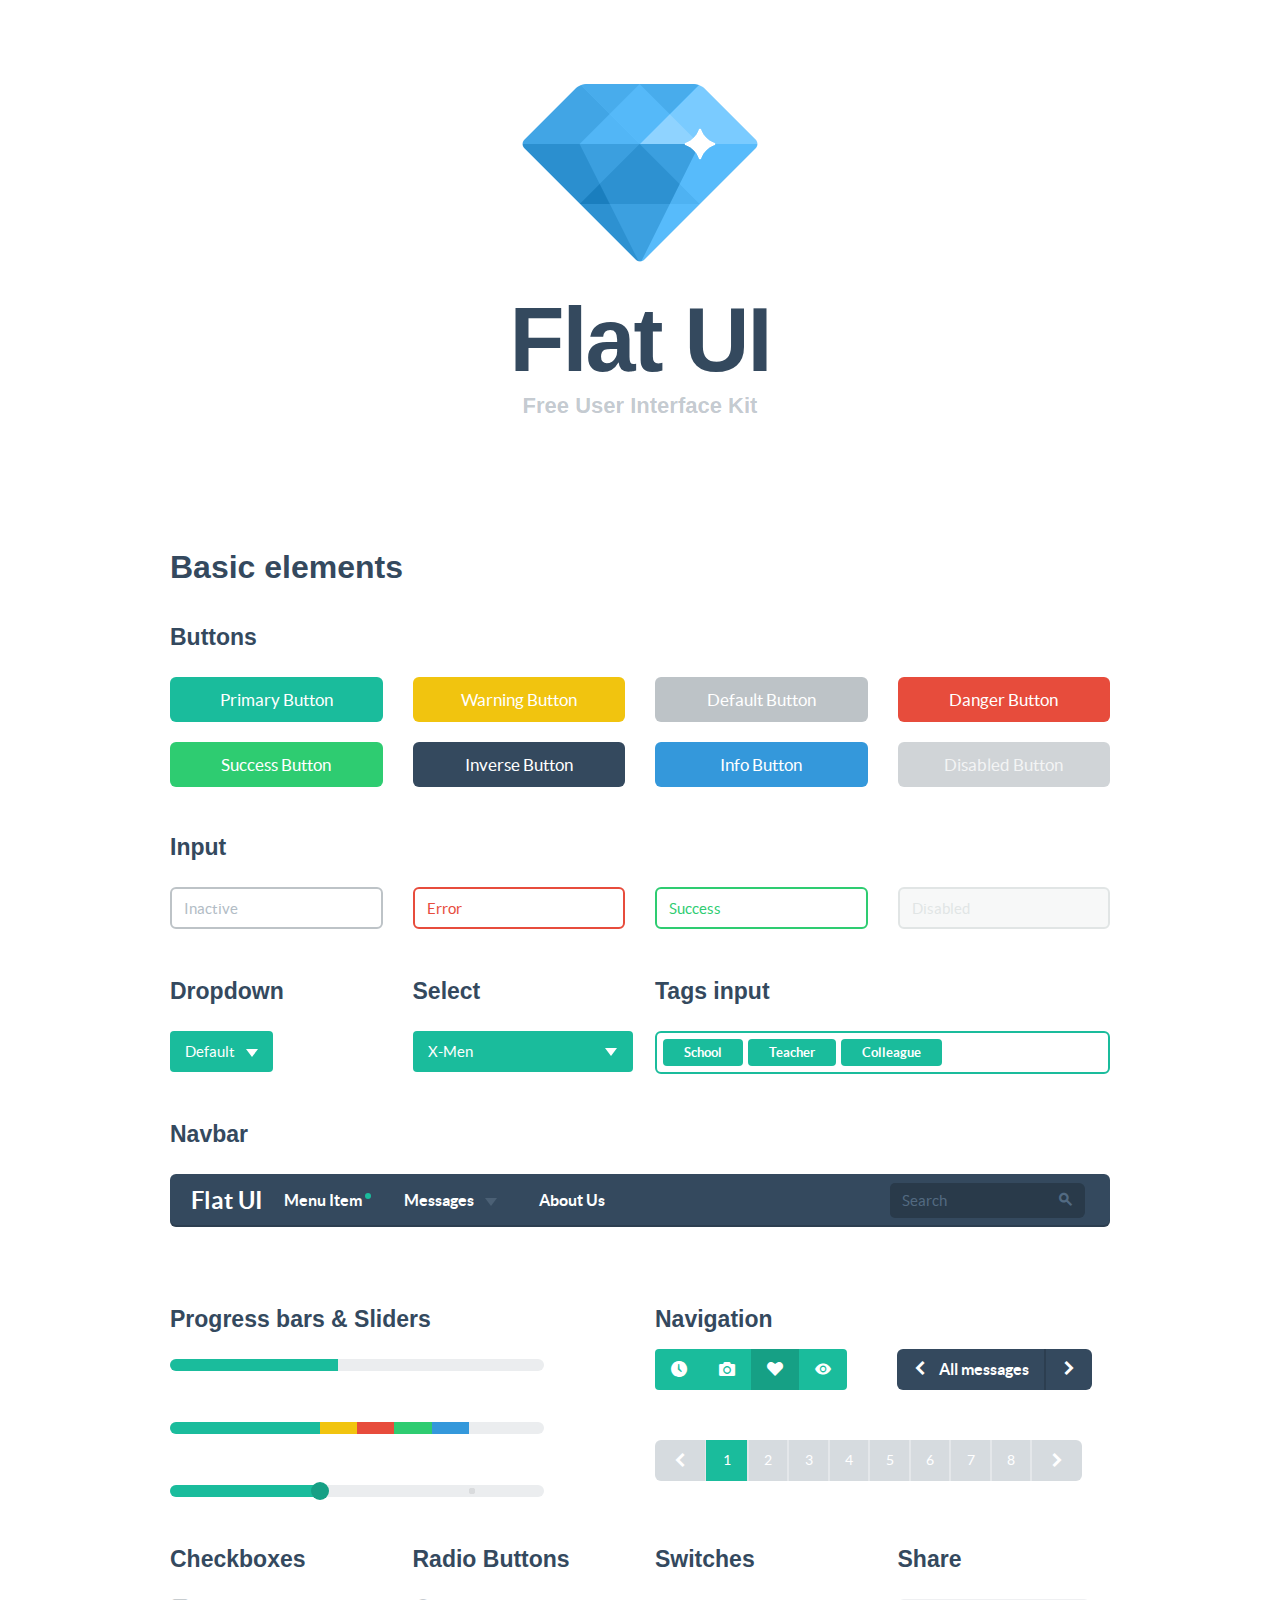
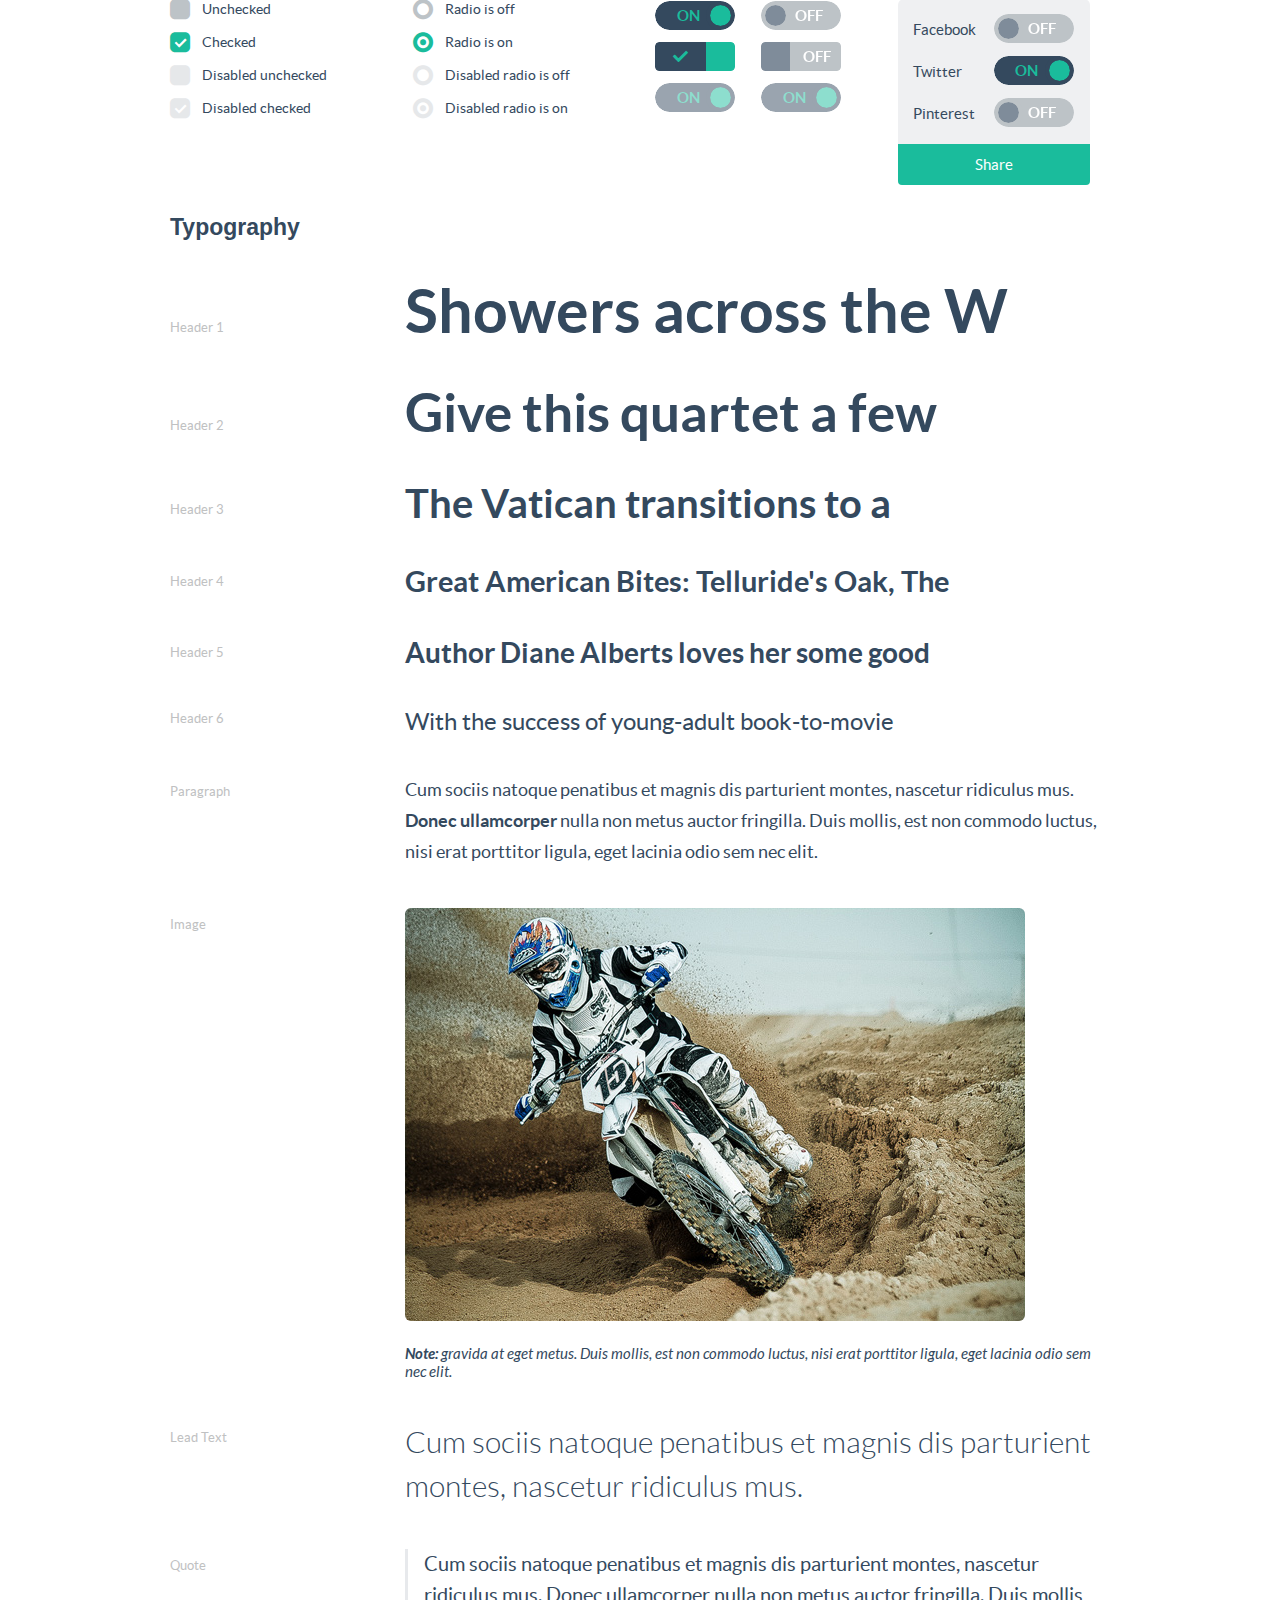
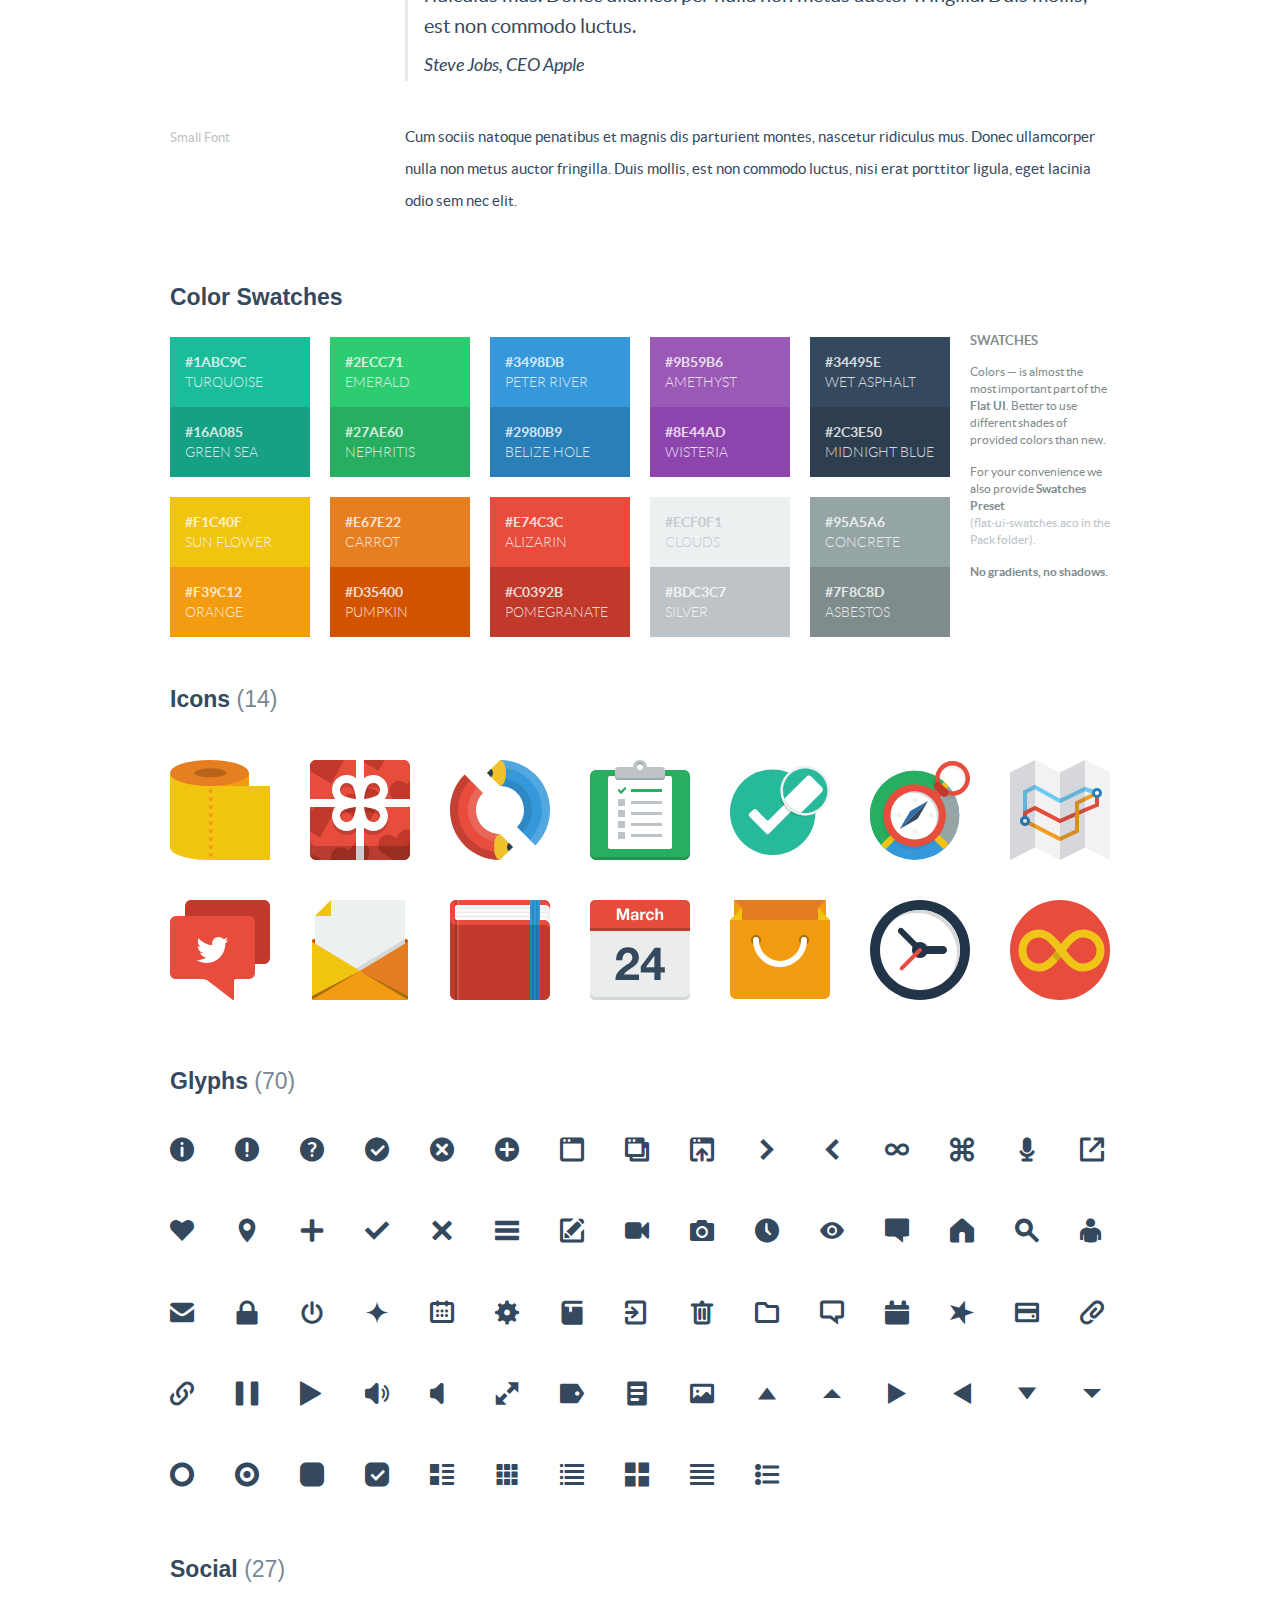
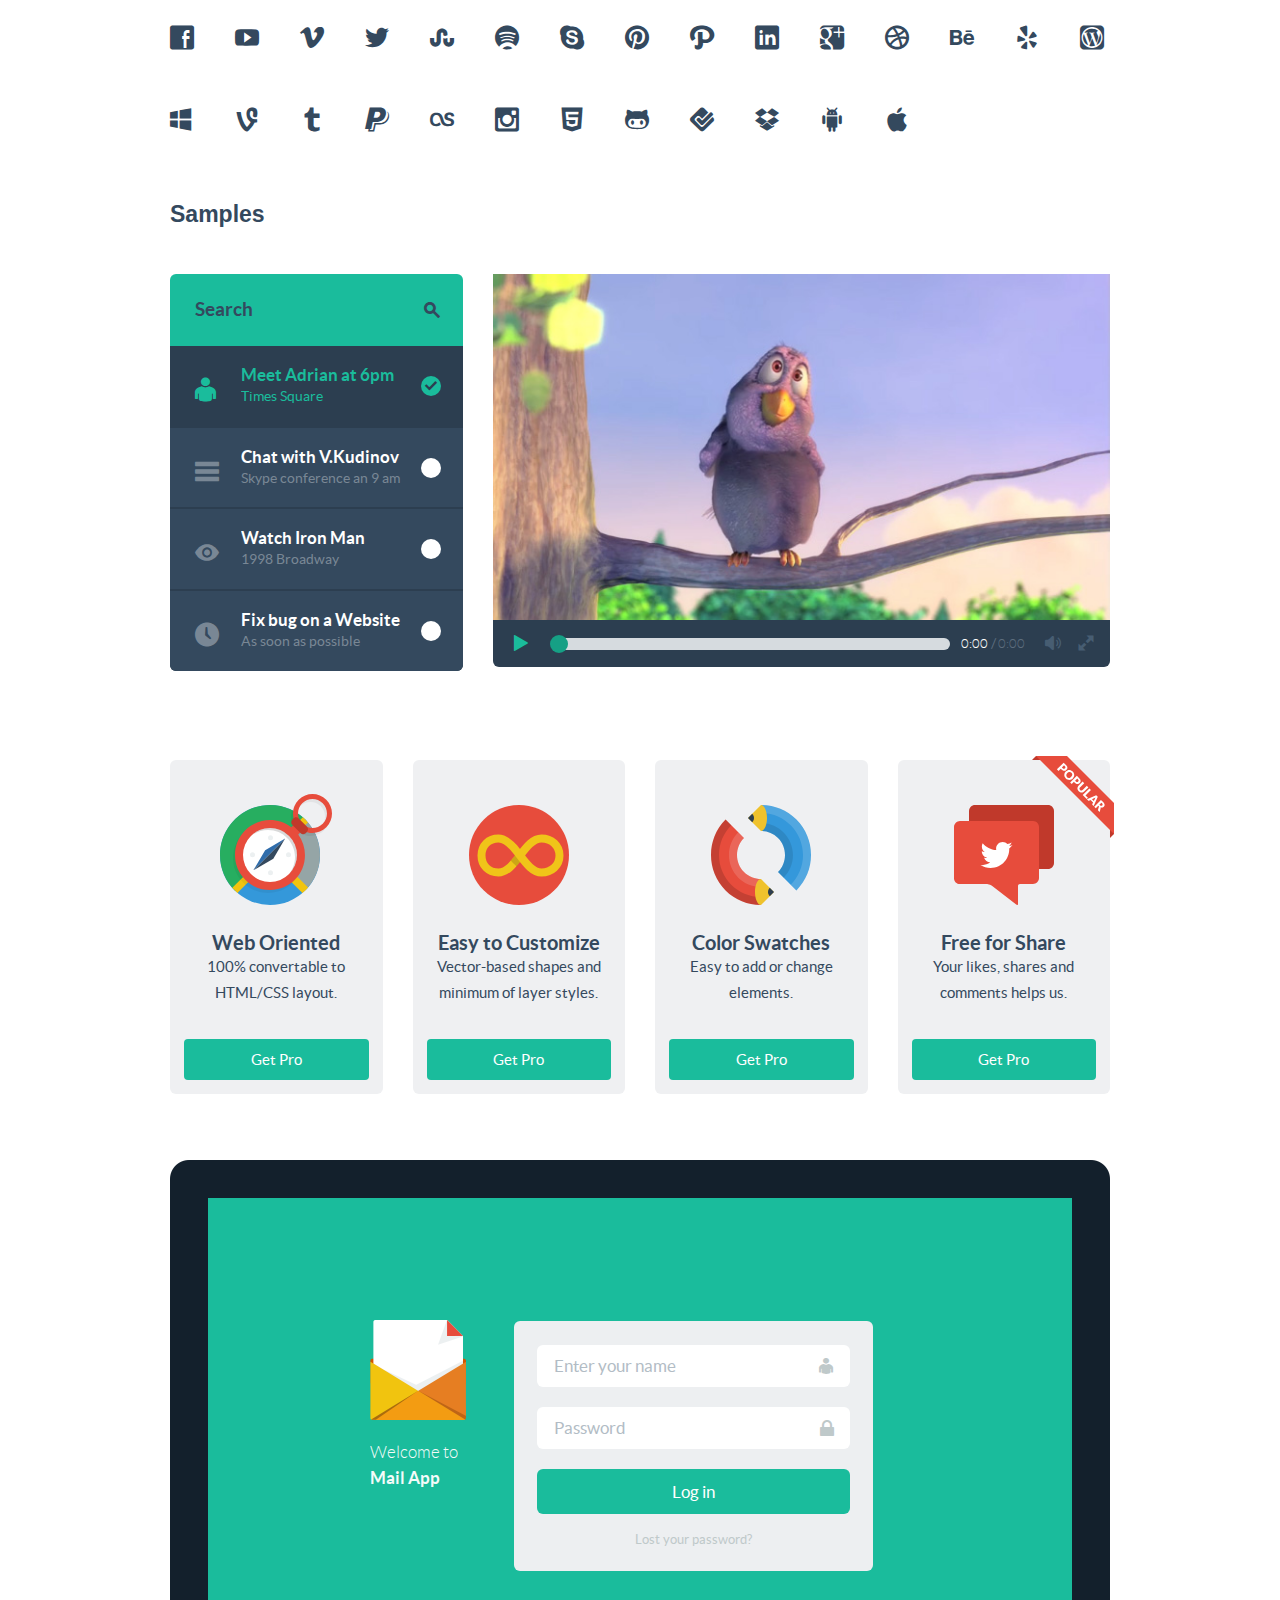
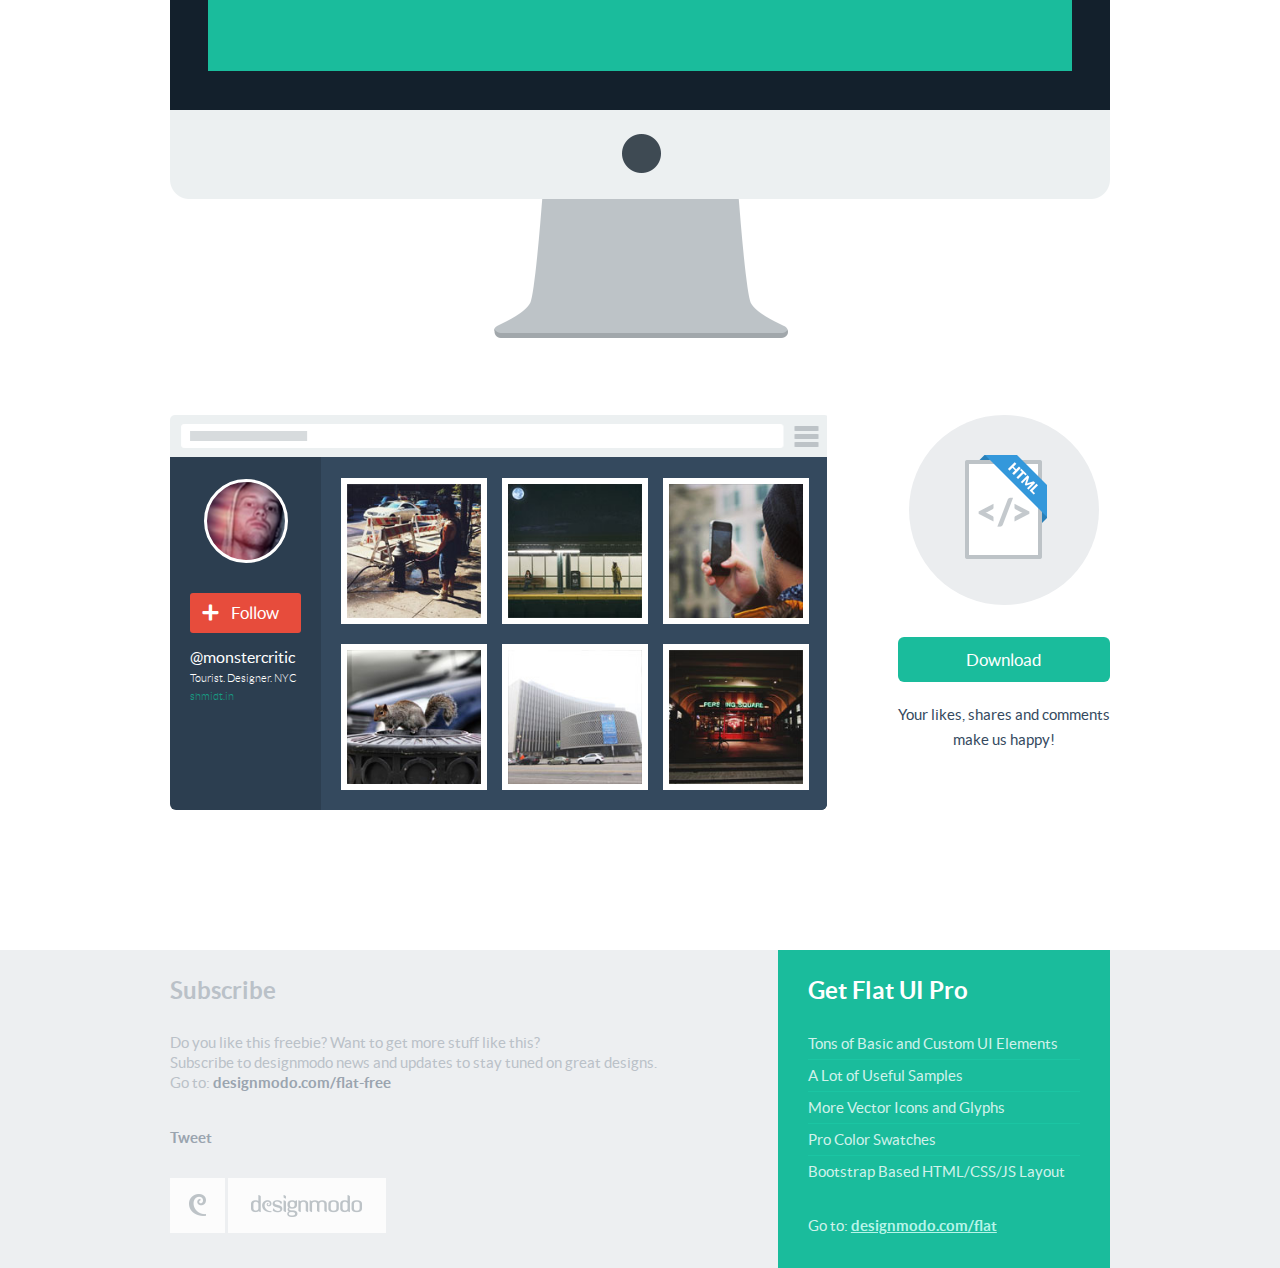
<file: target/classes/static/lib/flat-ui/index.html>
<!DOCTYPE html>
<html lang="en">
  <head>
    <meta charset="utf-8">
    <title>Flat UI - Free Bootstrap Framework and Theme</title>
    <meta name="description" content="Flat UI Kit Free is a Twitter Bootstrap Framework design and Theme, this responsive framework includes a PSD and HTML version."/>

    <meta name="viewport" content="width=1000, initial-scale=1.0, maximum-scale=1.0">

    <!-- Loading Bootstrap -->
    <link href="dist/css/vendor/bootstrap.min.css" rel="stylesheet">

    <!-- Loading Flat UI -->
    <link href="dist/css/flat-ui.css" rel="stylesheet">
    <link href="docs/assets/css/demo.css" rel="stylesheet">

    <link rel="shortcut icon" href="img/favicon.ico">

    <!-- HTML5 shim, for IE6-8 support of HTML5 elements. All other JS at the end of file. -->
    <!--[if lt IE 9]>
      <script src="dist/js/vendor/html5shiv.js"></script>
      <script src="dist/js/vendor/respond.min.js"></script>
    <![endif]-->
  </head>
  <body>
    <div class="container">
      <div class="demo-headline">
        <h1 class="demo-logo">
          <div class="logo"></div>
          Flat UI
          <small>Free User Interface Kit</small>
        </h1>
      </div> <!-- /demo-headline -->

      <h1 class="demo-section-title">Basic elements</h1>
      <h3 class="demo-panel-title">Buttons</h3>

      <div class="row demo-row">
        <div class="col-xs-3">
          <a href="#fakelink" class="btn btn-block btn-lg btn-primary">Primary Button</a>
        </div>
        <div class="col-xs-3">
          <a href="#fakelink" class="btn btn-block btn-lg btn-warning">Warning Button</a>
        </div>
        <div class="col-xs-3">
          <a href="#fakelink" class="btn btn-block btn-lg btn-default">Default Button</a>
        </div>
        <div class="col-xs-3">
          <a href="#fakelink" class="btn btn-block btn-lg btn-danger">Danger Button</a>
        </div>
      </div> <!-- /row -->

      <div class="row demo-row">
        <div class="col-xs-3">
          <a href="#fakelink" class="btn btn-block btn-lg btn-success">Success Button</a>
        </div>
        <div class="col-xs-3">
          <a href="#fakelink" class="btn btn-block btn-lg btn-inverse">Inverse Button</a>
        </div>
        <div class="col-xs-3">
          <a href="#fakelink" class="btn btn-block btn-lg btn-info">Info Button</a>
        </div>
        <div class="col-xs-3">
          <a href="#fakelink" class="btn btn-block btn-lg btn-default disabled">Disabled Button</a>
        </div>
      </div> <!-- /row -->

      <h3 class="demo-panel-title">Input</h3>
      <div class="row">
        <div class="col-xs-3">
          <div class="form-group">
            <input type="text" value="" placeholder="Inactive" class="form-control" />
          </div>
        </div>
        <div class="col-xs-3">
          <div class="form-group has-error">
            <input type="text" value="Error" class="form-control" />
          </div>
        </div>
        <div class="col-xs-3">
          <div class="form-group has-success">
            <input type="text" value="Success" class="form-control" />
            <span class="input-icon fui-check-inverted"></span>
          </div>
        </div>
        <div class="col-xs-3">
          <div class="form-group">
            <input type="text" value="Disabled" disabled="disabled" class="form-control" />
          </div>
        </div>
      </div> <!-- /row -->

      <div class="row">
        <div class="col-xs-3">
          <h3 class="demo-panel-title">Dropdown</h3>

          <div class="btn-group">
            <button data-toggle="dropdown" class="btn btn-primary dropdown-toggle" type="button">Default <span class="caret"></span></button>
            <ul role="menu" class="dropdown-menu">
              <li><a href="#">Action</a></li>
              <li><a href="#">Another action</a></li>
              <li><a href="#">Something else here</a></li>
              <li class="divider"></li>
              <li><a href="#">Separated link</a></li>
            </ul>
          </div><!-- /btn-group -->
        </div> <!-- /.col-xs-3 -->
        <div class="col-xs-3">
          <h3 class="demo-panel-title">Select</h3>
          <select class="form-control select select-primary" data-toggle="select">
            <option value="0">Choose hero</option>
            <option value="1">Spider Man</option>
            <option value="2">Wolverine</option>
            <option value="3">Captain America</option>
            <option value="4" selected>X-Men</option>
            <option value="5">Crocodile</option>
          </select>
        </div> <!-- /.col-xs-3 -->
        <div class="col-xs-6">
          <h3 class="demo-panel-title">Tags input</h3>
          <div class="tagsinput-primary">
            <input name="tagsinput" class="tagsinput" data-role="tagsinput" value="School, Teacher, Colleague" />
          </div>
        </div> <!-- /.col-xs-6 -->
      </div> <!-- /.row -->

      <h3 class="demo-panel-title">Navbar</h3>
      <div class="row demo-row">
        <div class="col-xs-12">
          <nav class="navbar navbar-inverse navbar-embossed" role="navigation">
            <div class="navbar-header">
              <button type="button" class="navbar-toggle" data-toggle="collapse" data-target="#navbar-collapse-01">
                <span class="sr-only">Toggle navigation</span>
              </button>
              <a class="navbar-brand" href="#">Flat UI</a>
            </div>
            <div class="collapse navbar-collapse" id="navbar-collapse-01">
              <ul class="nav navbar-nav navbar-left">
                <li><a href="#fakelink">Menu Item<span class="navbar-unread">1</span></a></li>
                <li class="dropdown">
                  <a href="#" class="dropdown-toggle" data-toggle="dropdown">Messages <b class="caret"></b></a>
                  <span class="dropdown-arrow"></span>
                  <ul class="dropdown-menu">
                    <li><a href="#">Action</a></li>
                    <li><a href="#">Another action</a></li>
                    <li><a href="#">Something else here</a></li>
                    <li class="divider"></li>
                    <li><a href="#">Separated link</a></li>
                  </ul>
                </li>
                <li><a href="#fakelink">About Us</a></li>
               </ul>
               <form class="navbar-form navbar-right" action="#" role="search">
                <div class="form-group">
                  <div class="input-group">
                    <input class="form-control" id="navbarInput-01" type="search" placeholder="Search">
                    <span class="input-group-btn">
                      <button type="submit" class="btn"><span class="fui-search"></span></button>
                    </span>
                  </div>
                </div>
              </form>
            </div><!-- /.navbar-collapse -->
          </nav><!-- /navbar -->
        </div>
      </div> <!-- /row -->

      <div class="row">
        <div class="col-xs-5">
          <h3 class="demo-panel-title">Progress bars &amp; Sliders</h3>
          <div class="progress">
            <div class="progress-bar" style="width: 45%;"></div>
          </div>
          <br/>
          <div class="progress">
            <div class="progress-bar" style="width: 40%;"></div>
            <div class="progress-bar progress-bar-warning" style="width: 10%;"></div>
            <div class="progress-bar progress-bar-danger" style="width: 10%;"></div>
            <div class="progress-bar progress-bar-success" style="width: 10%;"></div>
            <div class="progress-bar progress-bar-info" style="width: 10%;"></div>
          </div>
          <br/>
          <div id="slider" class="ui-slider">
            <div class="ui-slider-segment"></div>
            <div class="ui-slider-segment"></div>
            <div class="ui-slider-segment"></div>
          </div>
        </div> <!-- /sliders -->

        <div class="col-xs-6 col-xs-offset-1">
          <h3 class="demo-panel-title">Navigation</h3>
          <div class="row demo-navigation">
            <div class="col-xs-6">
              <div class="btn-toolbar">
                <div class="btn-group">
                  <a class="btn btn-primary" href="#fakelink"><span class="fui-time"></span></a>
                  <a class="btn btn-primary" href="#fakelink"><span class="fui-photo"></span></a>
                  <a class="btn btn-primary active" href="#fakelink"><span class="fui-heart"></span></a>
                  <a class="btn btn-primary" href="#fakelink"><span class="fui-eye"></span></a>
                </div>
              </div> <!-- /toolbar -->
            </div>
            <div class="col-xs-6 demo-pager">
              <ul class="pager">
                <li class="previous">
                  <a href="#fakelink">
                    <span class="fui-arrow-left"></span>
                    <span>All messages</span>
                  </a>
                </li>
                <li class="next">
                  <a href="#fakelink">
                    <span class="fui-arrow-right"></span>
                  </a>
                </li>
              </ul> <!-- /pager -->
            </div>
          </div> <!-- /demo-navigation -->

          <div class="pagination">
            <ul>
              <li class="previous"><a href="#fakelink" class="fui-arrow-left"></a></li>
              <li class="active"><a href="#fakelink">1</a></li>
              <li><a href="#fakelink">2</a></li>
              <li><a href="#fakelink">3</a></li>
              <li><a href="#fakelink">4</a></li>
              <li><a href="#fakelink">5</a></li>
              <li><a href="#fakelink">6</a></li>
              <li><a href="#fakelink">7</a></li>
              <li><a href="#fakelink">8</a></li>
              <li class="next"><a href="#fakelink" class="fui-arrow-right"></a></li>
            </ul>
          </div> <!-- /pagination -->
        </div> <!-- /navigation -->
      </div> <!-- /row -->

      <div class="row">
        <div class="col-xs-3">
          <h3 class="demo-panel-title">Checkboxes</h3>
          <label class="checkbox" for="checkbox1">
            <input type="checkbox" value="" id="checkbox1" data-toggle="checkbox">
            Unchecked
          </label>
          <label class="checkbox" for="checkbox2">
            <input type="checkbox" checked="checked" value="" id="checkbox2" data-toggle="checkbox" checked="">
            Checked
          </label>
          <label class="checkbox" for="checkbox3">
            <input type="checkbox" value="" id="checkbox3" data-toggle="checkbox" disabled="">
            Disabled unchecked
          </label>
          <label class="checkbox" for="checkbox4">
            <input type="checkbox" checked="checked" value="" id="checkbox4" data-toggle="checkbox" disabled="" checked="">
            Disabled checked
          </label>
        </div> <!-- /checkboxes col-xs-3 -->

        <div class="col-xs-3">
          <h3 class="demo-panel-title">Radio Buttons</h3>
          <label class="radio">
            <input type="radio" name="optionsRadios" id="optionsRadios1" value="option1" data-toggle="radio">
            Radio is off
          </label>
          <label class="radio">
            <input type="radio" name="optionsRadios" id="optionsRadios2" value="option1" data-toggle="radio" checked="">
            Radio is on
          </label>

          <label class="radio">
            <input type="radio" name="optionsRadiosDisabled" id="optionsRadios3" value="option2" data-toggle="radio" disabled="">
            Disabled radio is off
          </label>
          <label class="radio">
            <input type="radio" name="optionsRadiosDisabled" id="optionsRadios4" value="option2" data-toggle="radio" checked="" disabled="">
            Disabled radio is on
          </label>
        </div> <!-- /radios col-xs-3 -->

        <div class="col-xs-3">
          <h3 class="demo-panel-title">Switches</h3>

          <table width="100%">
            <tr>
              <td width="50%" class="pbm">
                <input type="checkbox" checked data-toggle="switch" id="custom-switch-01" />
              </td>
              <td class="pbm">
                <input type="checkbox" data-toggle="switch" id="custom-switch-02" />
              </td>
            </tr>
            <tr>
              <td class="pbm">
                <div class="bootstrap-switch-square">
                  <input type="checkbox" checked data-toggle="switch" id="custom-switch-03" data-on-text="<span class='fui-check'></span>" data-off-text="<span class='fui-cross'></span>" />
                </div>
              </td>
              <td class="pbm">
                <div class="bootstrap-switch-square">
                  <input type="checkbox" data-toggle="switch" id="custom-switch-04" />
                </div>
              </td>
            </tr>
            <tr>
              <td>
                <input type="checkbox" checked disabled data-toggle="switch" id="custom-switch-5" />
              </td>
              <td>
                <input type="checkbox" checked disabled data-toggle="switch" id="custom-switch-6" />
              </td>
            </tr>
          </table>
        </div> <!-- /.col-xs-3 -->
        <div class="col-xs-3">
          <h3 class="demo-panel-title">Share</h3>
          <div class="share mrl">
            <ul>
              <li>
                <label class="share-label" for="share-toggle2">Facebook</label>
                <input type="checkbox" data-toggle="switch" />
              </li>
              <li>
                <label class="share-label" for="share-toggle4">Twitter</label>
                <input type="checkbox" checked="" data-toggle="switch" />
              </li>
              <li>
                <label class="share-label" for="share-toggle6">Pinterest</label>
                <input type="checkbox" data-toggle="switch" />
              </li>
            </ul>
            <a href="#" class="btn btn-primary btn-block btn-large">Share</a>
          </div> <!-- /share -->
        </div><!-- /.col-xs-3 -->
      </div> <!-- /.row -->

      <div class="demo-row typography-row">
      	<div class="demo-title">
      		<h3 class="demo-panel-title">Typography</h3>
      	</div>
      	<div class="demo-content">
      		<div class="demo-type-example">
	      		<h1><span class="demo-heading-note">Header 1</span>Showers across the W</h1>
      		</div>
      		<div class="demo-type-example">
	      		<h2><span class="demo-heading-note">Header 2</span>Give this quartet a few</h2>
      		</div>
      		<div class="demo-type-example">
	      		<h3><span class="demo-heading-note">Header 3</span>The Vatican transitions to a</h3>
      		</div>
      		<div class="demo-type-example">
	      		<h4><span class="demo-heading-note">Header 4</span>Great American Bites: Telluride's Oak, The</h4>
      		</div>
      		<div class="demo-type-example">
	      		<h5><span class="demo-heading-note">Header 5</span>Author Diane Alberts loves her some good</h5>
      		</div>
      		<div class="demo-type-example">
	      		<h6><span class="demo-heading-note">Header 6</span>With the success of young-adult book-to-movie</h6>
      		</div>
      		<div class="demo-type-example">
	      		<span class="demo-text-note">Paragraph</span>
	          <p>Cum sociis natoque penatibus et magnis dis parturient montes, nascetur ridiculus mus. <strong>Donec ullamcorper</strong> nulla non metus auctor fringilla. Duis mollis, est non commodo luctus, nisi erat porttitor ligula, eget lacinia odio sem nec elit.</p>
      		</div>
      		<div class="demo-type-example">
	      		<span class="demo-text-note">Image</span>
	          <img src="docs/assets/img/example-image.jpg" alt="example-image" class="img-rounded img-responsive">
	          <p class="img-comment"><strong>Note:</strong> gravida at eget metus. Duis mollis, est non commodo luctus, nisi erat porttitor ligula, eget lacinia odio sem nec elit.</p>
      		</div>
      		<div class="demo-type-example">
	      		<span class="demo-text-note">Lead Text</span>
						<p class="lead">Cum sociis natoque penatibus et magnis dis parturient montes, nascetur ridiculus mus.</p>
      		</div>
      		<div class="demo-type-example">
	      		<span class="demo-text-note">Quote</span>
	          <blockquote>
	            <p>Cum sociis natoque penatibus et magnis dis parturient montes, nascetur ridiculus mus. Donec ullamcorper nulla non metus auctor fringilla. Duis mollis, est non commodo luctus.</p>
	            <small>Steve Jobs, CEO Apple</small>
	          </blockquote>
      		</div>
      		<div class="demo-type-example">
	      		<span class="demo-text-note">Small Font</span>
	          <p><small>Cum sociis natoque penatibus et magnis dis parturient montes, nascetur ridiculus mus. Donec ullamcorper nulla non metus auctor fringilla. Duis mollis, est non commodo luctus, nisi erat porttitor ligula, eget lacinia odio sem nec elit.</small></p>
      		</div>
      	</div><!-- /.demo-content-wide -->
      </div><!-- /.demo-row -->

      <h3 class="demo-panel-title">Color Swatches</h3>
      <div class="row demo-swatches-row">
	      <div class="swatches-col">
		      <div class="pallete-item">
			      <dl class="palette palette-turquoise">
                <dt>#1abc9c</dt>
                <dd>Turquoise</dd>
              </dl>
              <dl class="palette palette-green-sea">
                <dt>#16a085</dt>
                <dd>Green sea</dd>
              </dl>
		      </div>
		      <div class="pallete-item">
			      <dl class="palette palette-emerald">
              <dt>#2ecc71</dt>
              <dd>Emerald</dd>
            </dl>
            <dl class="palette palette-nephritis">
              <dt>#27ae60</dt>
              <dd>Nephritis</dd>
            </dl>
		      </div>
		      <div class="pallete-item">
			      <dl class="palette palette-peter-river">
              <dt>#3498db</dt>
              <dd>Peter river</dd>
            </dl>
            <dl class="palette palette-belize-hole">
              <dt>#2980b9</dt>
              <dd>Belize hole</dd>
            </dl>
		      </div>
		      <div class="pallete-item">
			      <dl class="palette palette-amethyst">
              <dt>#9b59b6</dt>
              <dd>Amethyst</dd>
            </dl>
            <dl class="palette palette-wisteria">
              <dt>#8e44ad</dt>
              <dd>Wisteria</dd>
            </dl>
		      </div>
		      <div class="pallete-item">
			      <dl class="palette palette-wet-asphalt">
              <dt>#34495e</dt>
              <dd>Wet asphalt</dd>
            </dl>
            <dl class="palette palette-midnight-blue">
              <dt>#2c3e50</dt>
              <dd>Midnight blue</dd>
            </dl>
		      </div>
		      <div class="pallete-item">
			      <dl class="palette palette-sun-flower">
              <dt>#f1c40f</dt>
              <dd>Sun flower</dd>
            </dl>
            <dl class="palette palette-orange">
              <dt>#f39c12</dt>
              <dd>Orange</dd>
            </dl>
		      </div>
		      <div class="pallete-item">
			      <dl class="palette palette-carrot">
              <dt>#e67e22</dt>
              <dd>Carrot</dd>
            </dl>
            <dl class="palette palette-pumpkin">
              <dt>#d35400</dt>
              <dd>Pumpkin</dd>
            </dl>
		      </div>
		      <div class="pallete-item">
			      <dl class="palette palette-alizarin">
              <dt>#e74c3c</dt>
              <dd>Alizarin</dd>
            </dl>
            <dl class="palette palette-pomegranate">
              <dt>#c0392b</dt>
              <dd>Pomegranate</dd>
            </dl>
		      </div>
		      <div class="pallete-item">
			      <dl class="palette palette-clouds">
              <dt>#ecf0f1</dt>
              <dd>Clouds</dd>
            </dl>
            <dl class="palette palette-silver">
              <dt>#bdc3c7</dt>
              <dd>Silver</dd>
            </dl>
		      </div>
		      <div class="pallete-item">
			      <dl class="palette palette-concrete">
              <dt>#95a5a6</dt>
              <dd>Concrete</dd>
            </dl>
            <dl class="palette palette-asbestos">
              <dt>#7f8c8d</dt>
              <dd>Asbestos</dd>
            </dl>
		      </div>
	      </div> <!-- /swatches items -->
	      <div class="swatches-desc-col">
		      <h6 class="palette-headline">SWATCHES</h6>
          <p class="palette-paragraph">
            Colors &mdash; is almost the most important part of the <strong>Flat UI</strong>. Better to use different shades of provided colors than new.
          </p>
          <p class="palette-paragraph">
            For your convenience we also provide <strong>Swatches Preset</strong> <span>(flat&#8209;ui&#8209;swatches.aco in the Pack folder).</span>
          </p>
          <p class="palette-paragraph">
            <strong>No gradients, no shadows.</strong>
          </p>
	      </div> <!-- /swatches desc -->
      </div> <!-- /swatches row -->

      <h3 class="demo-panel-title">Icons <small>(14)</small></h3>
      <div class="demo-illustrations">
        <div class="demo-content">
          <div><img src="img/icons/svg/toilet-paper.svg" alt="Toilet-Paper"></div>
          <div><img src="img/icons/svg/gift-box.svg" alt="Gift-Box"></div>
          <div><img src="img/icons/svg/pencils.svg" alt="Pensils"></div>
          <div><img src="img/icons/svg/clipboard.svg" alt="Clipboard"></div>
          <div><img src="img/icons/svg/retina.svg" alt="Retina"></div>
          <div><img src="img/icons/svg/compas.svg" alt="Compas"></div>
          <div><img src="img/icons/svg/map.svg" alt="Map"></div>
          <div><img src="img/icons/svg/chat.svg" alt="Chat"></div>
          <div><img src="img/icons/svg/mail.svg" alt="Mail"></div>
          <div><img src="img/icons/svg/book.svg" alt="Book"></div>
          <div><img src="img/icons/svg/calendar.svg" alt="Calendar"></div>
          <div><img src="img/icons/svg/paper-bag.svg" alt="Pocket"></div>
          <div><img src="img/icons/svg/clocks.svg" alt="Watches"></div>
          <div><img src="img/icons/svg/loop.svg" alt="Infinity-Loop"></div>
        </div>
      </div>


      <h3 class="demo-panel-title">Glyphs <small>(70)</small></h3>
      <div class="demo-icons">
        <div class="demo-content">
          <span class="fui-info-circle"></span>
          <span class="fui-alert-circle"></span>
          <span class="fui-question-circle"></span>
          <span class="fui-check-circle"></span>
          <span class="fui-cross-circle"></span>
          <span class="fui-plus-circle"></span>
          <span class="fui-window"></span>
          <span class="fui-windows"></span>
          <span class="fui-upload"></span>
          <span class="fui-arrow-right"></span>
          <span class="fui-arrow-left"></span>
          <span class="fui-loop"></span>
          <span class="fui-cmd"></span>
          <span class="fui-mic"></span>
          <span class="fui-export"></span>
          <span class="fui-heart"></span>
          <span class="fui-location"></span>
          <span class="fui-plus"></span>
          <span class="fui-check"></span>
          <span class="fui-cross"></span>
          <span class="fui-list"></span>
          <span class="fui-new"></span>
          <span class="fui-video"></span>
          <span class="fui-photo"></span>
          <span class="fui-time"></span>
          <span class="fui-eye"></span>
          <span class="fui-chat"></span>
          <span class="fui-home"></span>
          <span class="fui-search"></span>
          <span class="fui-user"></span>
          <span class="fui-mail"></span>
          <span class="fui-lock"></span>
          <span class="fui-power"></span>
          <span class="fui-star"></span>
          <span class="fui-calendar"></span>
          <span class="fui-gear"></span>
          <span class="fui-bookmark"></span>
          <span class="fui-exit"></span>
          <span class="fui-trash"></span>
          <span class="fui-folder"></span>
          <span class="fui-bubble"></span>
          <span class="fui-calendar-solid"></span>
          <span class="fui-star-2"></span>
          <span class="fui-credit-card"></span>
          <span class="fui-clip"></span>
          <span class="fui-link"></span>
          <span class="fui-pause"></span>
          <span class="fui-play"></span>
          <span class="fui-volume"></span>
          <span class="fui-mute"></span>
          <span class="fui-resize"></span>
          <span class="fui-tag"></span>
          <span class="fui-document"></span>
          <span class="fui-image"></span>
          <span class="fui-triangle-up"></span>
          <span class="fui-triangle-up-small"></span>
          <span class="fui-triangle-right-large"></span>
          <span class="fui-triangle-left-large"></span>
          <span class="fui-triangle-down"></span>
          <span class="fui-triangle-down-small"></span>
          <span class="fui-radio-unchecked"></span>
          <span class="fui-radio-checked"></span>
          <span class="fui-checkbox-unchecked"></span>
          <span class="fui-checkbox-checked"></span>
          <span class="fui-list-thumbnailed"></span>
          <span class="fui-list-small-thumbnails"></span>
          <span class="fui-list-numbered"></span>
          <span class="fui-list-large-thumbnails"></span>
          <span class="fui-list-columned"></span>
          <span class="fui-list-bulleted"></span>
        </div><!-- /.demo-content -->
      </div><!-- /.demo-icons -->

      <h3 class="demo-panel-title">Social <small>(27)</small></h3>
      <div class="demo-icons">
        <div class="demo-content">
          <span class="fui-facebook"></span>
          <span class="fui-youtube"></span>
          <span class="fui-vimeo"></span>
          <span class="fui-twitter"></span>
          <span class="fui-stumbleupon"></span>
          <span class="fui-spotify"></span>
          <span class="fui-skype"></span>
          <span class="fui-pinterest"></span>
          <span class="fui-path"></span>
          <span class="fui-linkedin"></span>
          <span class="fui-google-plus"></span>
          <span class="fui-dribbble"></span>
          <span class="fui-behance"></span>
          <span class="fui-yelp"></span>
          <span class="fui-wordpress"></span>
          <span class="fui-windows-8"></span>
          <span class="fui-vine"></span>
          <span class="fui-tumblr"></span>
          <span class="fui-paypal"></span>
          <span class="fui-lastfm"></span>
          <span class="fui-instagram"></span>
          <span class="fui-html5"></span>
          <span class="fui-github"></span>
          <span class="fui-foursquare"></span>
          <span class="fui-dropbox"></span>
          <span class="fui-android"></span>
          <span class="fui-apple"></span>
        </div><!-- /.demo-content -->
      </div><!-- /.demo-icons -->

      <h3 class="demo-panel-title mbl pbl">Samples</h3>
      <div class="row demo-samples">
        <div class="col-xs-4">
          <div class="todo">
            <div class="todo-search">
              <input class="todo-search-field" type="search" value="" placeholder="Search" />
            </div>
            <ul>
              <li class="todo-done">
                <div class="todo-icon fui-user"></div>
                <div class="todo-content">
                  <h4 class="todo-name">
                    Meet <strong>Adrian</strong> at <strong>6pm</strong>
                  </h4>
                  Times Square
                </div>
              </li>
              <li>
                <div class="todo-icon fui-list"></div>
                <div class="todo-content">
                  <h4 class="todo-name">
                    Chat with <strong>V.Kudinov</strong>
                  </h4>
                  Skype conference an 9 am
                </div>
              </li>
              <li>
                <div class="todo-icon fui-eye"></div>
                <div class="todo-content">
                  <h4 class="todo-name">
                    Watch <strong>Iron Man</strong>
                  </h4>
                  1998 Broadway
                </div>
              </li>
              <li>
                <div class="todo-icon fui-time"></div>
                <div class="todo-content">
                  <h4 class="todo-name">
                    Fix bug on a <strong>Website</strong>
                  </h4>
                  As soon as possible
                </div>
              </li>
            </ul>
          </div><!-- /.todo -->
        </div><!-- /.col-xs-4 -->

        <div class="col-xs-8">
          <video class="video-js" preload="auto" poster="docs/assets/img/video/poster.jpg" data-setup="{}">
            <source src="http://iurevych.github.com/Flat-UI-videos/big_buck_bunny.mp4" type="video/mp4">
            <source src="http://iurevych.github.com/Flat-UI-videos/big_buck_bunny.webm" type="video/webm">
          </video>
        </div> <!-- /video -->
      </div>

      <div class="row demo-tiles">
        <div class="col-xs-3">
          <div class="tile">
            <img src="img/icons/svg/compas.svg" alt="Compas" class="tile-image big-illustration">
            <h3 class="tile-title">Web Oriented</h3>
            <p>100% convertable to HTML/CSS layout.</p>
            <a class="btn btn-primary btn-large btn-block" href="http://designmodo.com/flat">Get Pro</a>
          </div>
        </div>

        <div class="col-xs-3">
          <div class="tile">
            <img src="img/icons/svg/loop.svg" alt="Infinity-Loop" class="tile-image">
            <h3 class="tile-title">Easy to Customize</h3>
            <p>Vector-based shapes and minimum of layer styles.</p>
            <a class="btn btn-primary btn-large btn-block" href="http://designmodo.com/flat">Get Pro</a>
          </div>
        </div>

        <div class="col-xs-3">
          <div class="tile">
            <img src="img/icons/svg/pencils.svg" alt="Pensils" class="tile-image">
            <h3 class="tile-title">Color Swatches</h3>
            <p>Easy to add or change elements. </p>
            <a class="btn btn-primary btn-large btn-block" href="http://designmodo.com/flat">Get Pro</a>
          </div>
        </div>

        <div class="col-xs-3">
          <div class="tile tile-hot">
            <img src="img/icons/svg/ribbon.svg" alt="ribbon" class="tile-hot-ribbon">
            <img src="img/icons/svg/chat.svg" alt="Chat" class="tile-image">
            <h3 class="tile-title">Free for Share</h3>
            <p>Your likes, shares and comments helps us.</p>
            <a class="btn btn-primary btn-large btn-block" href="http://designmodo.com/flat">Get Pro</a>
          </div>

        </div>
      </div> <!-- /tiles -->

      <div class="login">
        <div class="login-screen">
          <div class="login-icon">
            <img src="img/login/icon.png" alt="Welcome to Mail App" />
            <h4>Welcome to <small>Mail App</small></h4>
          </div>

          <div class="login-form">
            <div class="form-group">
              <input type="text" class="form-control login-field" value="" placeholder="Enter your name" id="login-name" />
              <label class="login-field-icon fui-user" for="login-name"></label>
            </div>

            <div class="form-group">
              <input type="password" class="form-control login-field" value="" placeholder="Password" id="login-pass" />
              <label class="login-field-icon fui-lock" for="login-pass"></label>
            </div>

            <a class="btn btn-primary btn-lg btn-block" href="#">Log in</a>
            <a class="login-link" href="#">Lost your password?</a>
          </div>
        </div>
      </div>

      <div class="row">
        <div class="col-xs-9">
          <div class="demo-browser">
            <div class="demo-browser-side">
              <div class="demo-browser-author"></div>
              <div class="demo-browser-action">
                <a class="btn btn-danger btn-lg btn-block" href="http://twitter.com/monstercritic" target="_blank">
                  <span class="fui-plus"></span>Follow
                </a>
              </div>
              <h5>@monstercritic</h5>
              <h6>
                Tourist. Designer. NYC
                <a href="http://shmidt.in" target="_blank">shmidt.in</a>
              </h6>
            </div>
            <div class="demo-browser-content">
              <img src="docs/assets/img/demo/browser-pic-1.jpg" alt="" />
              <img src="docs/assets/img/demo/browser-pic-2.jpg" alt="" />
              <img src="docs/assets/img/demo/browser-pic-3.jpg" alt="" />
              <img src="docs/assets/img/demo/browser-pic-4.jpg" alt="" />
              <img src="docs/assets/img/demo/browser-pic-5.jpg" alt="" />
              <img src="docs/assets/img/demo/browser-pic-6.jpg" alt="" />
            </div>
          </div>
        </div>

        <div class="col-xs-3">
          <div class="demo-download">
            <img src="docs/assets/img/demo/html-icon.png" src="Free PSD" />
          </div>

          <a href="https://github.com/designmodo/Flat-UI/archive/master.zip" class="btn btn-primary btn-lg btn-block">Download</a>

          <p class="demo-download-text">Your likes, shares and comments make us happy!</p>
        </div>
      </div> <!-- /download area -->

    </div> <!-- /container -->

    <footer>
      <div class="container">
        <div class="row">
          <div class="col-xs-7">
            <h3 class="footer-title">Subscribe</h3>
            <p>Do you like this freebie? Want to get more stuff like this?<br/>
              Subscribe to designmodo news and updates to stay tuned on great designs.<br/>
              Go to: <a href="http://designmodo.com/flat-free" target="_blank">designmodo.com/flat-free</a>
            </p>

            <p class="pvl">
              <a href="https://twitter.com/share" class="twitter-share-button" data-url="http://designmodo.com/flat-free/" data-text="Flat UI Free - PSD&amp;amp;HTML User Interface Kit" data-via="designmodo">Tweet</a>
							<script>!function(d,s,id){var js,fjs=d.getElementsByTagName(s)[0],p=/^http:/.test(d.location)?'http':'https';if(!d.getElementById(id)){js=d.createElement(s);js.id=id;js.src=p+'://platform.twitter.com/widgets.js';fjs.parentNode.insertBefore(js,fjs);}}(document, 'script', 'twitter-wjs');</script>
              <iframe src="http://ghbtns.com/github-btn.html?user=designmodo&repo=Flat-UI&type=watch&count=true" height="20" width="107" frameborder="0" scrolling="0" style="width:105px; height: 20px;" allowTransparency="true"></iframe>
              <iframe src="http://ghbtns.com/github-btn.html?user=designmodo&repo=Flat-UI&type=fork&count=true" height="20" width="107" frameborder="0" scrolling="0" style="width:105px; height: 20px;" allowTransparency="true"></iframe>
              <iframe src="http://ghbtns.com/github-btn.html?user=designmodo&type=follow&count=true" height="20" width="195" frameborder="0" scrolling="0" style="width:195px; height: 20px;" allowTransparency="true"></iframe>
            </p>

            <a class="footer-brand" href="http://designmodo.com" target="_blank">
              <img src="docs/assets/img/footer/logo.png" alt="Designmodo.com" />
            </a>
          </div> <!-- /col-xs-7 -->

          <div class="col-xs-5">
            <div class="footer-banner">
              <h3 class="footer-title">Get Flat UI Pro</h3>
              <ul>
                <li>Tons of Basic and Custom UI Elements</li>
                <li>A Lot of Useful Samples</li>
                <li>More Vector Icons and Glyphs</li>
                <li>Pro Color Swatches</li>
                <li>Bootstrap Based HTML/CSS/JS Layout</li>
              </ul>
              Go to: <a href="http://designmodo.com/flat" target="_blank">designmodo.com/flat</a>
            </div>
          </div>
        </div>
      </div>
    </footer>

    <script src="dist/js/vendor/jquery.min.js"></script>
    <script src="dist/js/vendor/video.js"></script>
    <script src="dist/js/flat-ui.min.js"></script>
    <script src="docs/assets/js/application.js"></script>

    <script>
      videojs.options.flash.swf = "dist/js/vendors/video-js.swf"
    </script>
  </body>
</html>
</file>
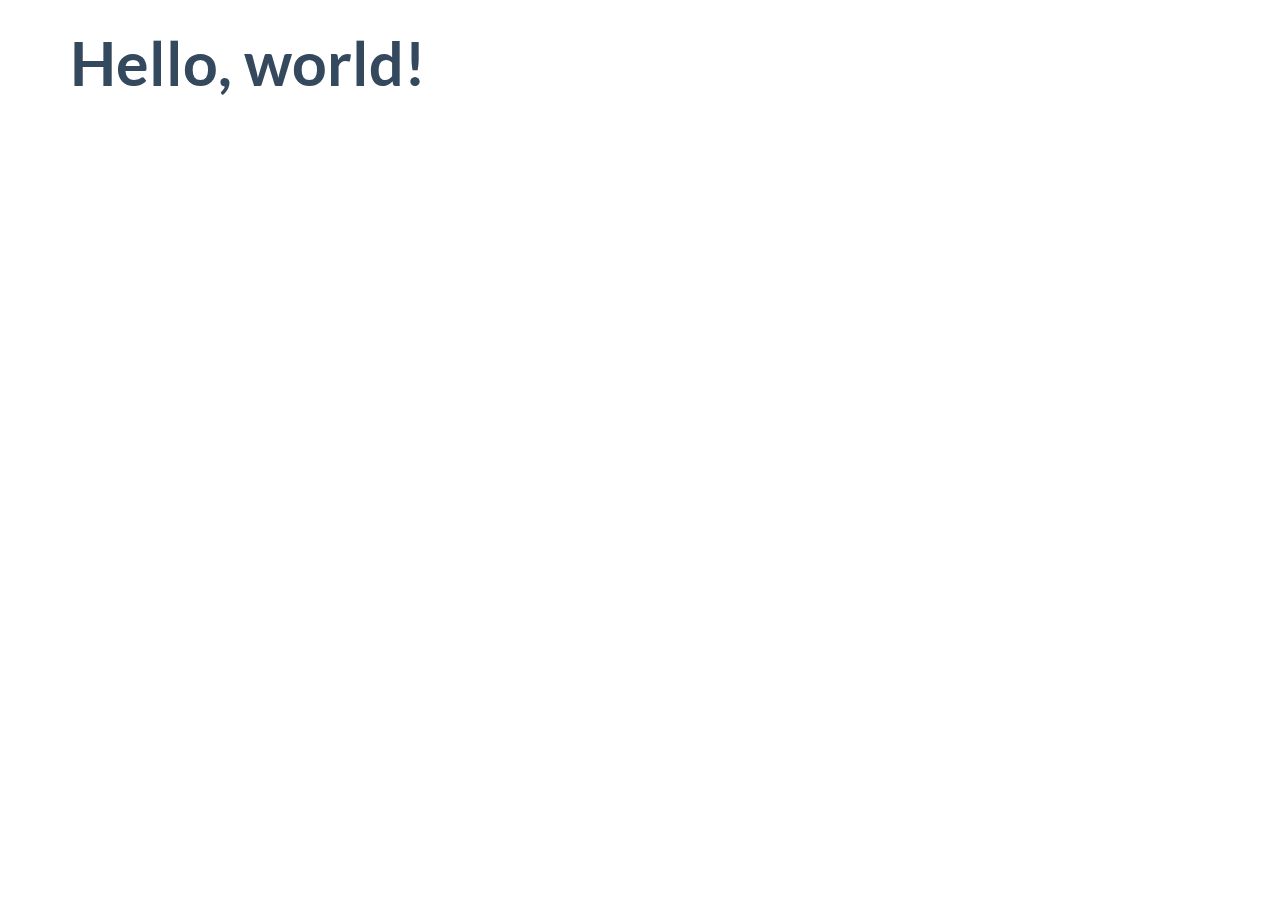
<file: target/classes/static/lib/flat-ui/dist/index.html>
<!DOCTYPE html>
<html lang="en">
  <head>
    <meta charset="utf-8">
    <title>Flat UI Free 101 Template</title>
    <meta name="viewport" content="width=device-width, initial-scale=1.0">

    <!-- Loading Bootstrap -->
    <link href="../dist/css/vendor/bootstrap.min.css" rel="stylesheet">

    <!-- Loading Flat UI -->
    <link href="../dist/css/flat-ui.min.css" rel="stylesheet">

    <link rel="shortcut icon" href="img/favicon.ico">

    <!-- HTML5 shim, for IE6-8 support of HTML5 elements. All other JS at the end of file. -->
    <!--[if lt IE 9]>
      <script src="js/vendor/html5shiv.js"></script>
      <script src="js/vendor/respond.min.js"></script>
    <![endif]-->
  </head>
  <body>
    <div class="container">
        <h1>Hello, world!</h1>
    </div>
    <!-- /.container -->


    <!-- jQuery (necessary for Flat UI's JavaScript plugins) -->
    <script src="../dist/js/vendor/jquery.min.js"></script>
    <!-- Include all compiled plugins (below), or include individual files as needed -->
    <script src="../dist/js/vendor/video.js"></script>
    <script src="../dist/js/flat-ui.min.js"></script>

  </body>
</html>
</file>
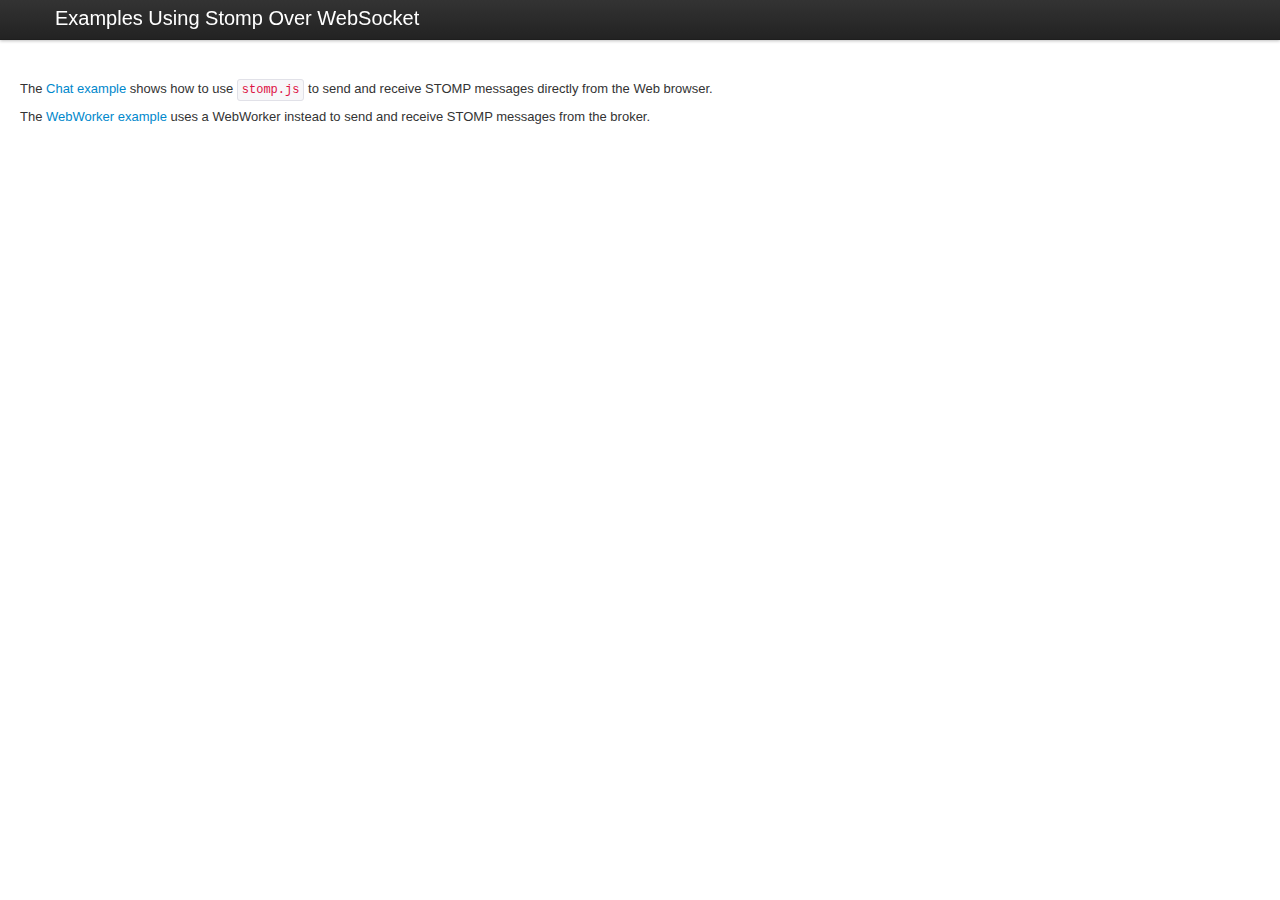
<file: target/classes/static/lib/stomp/example/index.html>
<!DOCTYPE html>
<html lang="en">
  <head>
    <meta charset="utf-8">
    <title>Examples Using STOMP Over WebSockets</title>
    <!--[if lt IE 9]>
      <script src="http://html5shim.googlecode.com/svn/trunk/html5.js"></script>
    <![endif]-->
    <link href="css/bootstrap.min.css" rel="stylesheet">
    <link href="css/bootstrap.min.responsive.css" rel="stylesheet">
    <style type="text/css">
      body { padding-top: 80px; }
    </style>
  </head>

  <body>
    
    <div class="navbar navbar-fixed-top">
      <div class="navbar-inner">
        <div class="container">
          <a class="brand" href="#">Examples Using Stomp Over WebSocket</a>
        </div>
      </div>
    </div>

    <div class="container-fluid">
      <div class="row-fluid">
        <p>The <a href="/chat/">Chat example</a> shows how to use <code>stomp.js</code> to send and receive STOMP messages directly from the Web browser.</p>
        <p>The <a href="/webworker/">WebWorker example</a> uses a WebWorker instead to send and receive STOMP messages from the broker.</p>
      </div>
    </div>
  </body>
</html>
</file>
<file: target/classes/static/lib/flat-ui/dist/css/flat-ui.css>
@font-face {
  font-family: 'Lato';
  src: url('../fonts/lato/lato-black.eot');
  src: url('../fonts/lato/lato-black.eot?#iefix') format('embedded-opentype'), url('../fonts/lato/lato-black.woff') format('woff'), url('../fonts/lato/lato-black.ttf') format('truetype'), url('../fonts/lato/lato-black.svg#latoblack') format('svg');
  font-weight: 900;
  font-style: normal;
}
@font-face {
  font-family: 'Lato';
  src: url('../fonts/lato/lato-bold.eot');
  src: url('../fonts/lato/lato-bold.eot?#iefix') format('embedded-opentype'), url('../fonts/lato/lato-bold.woff') format('woff'), url('../fonts/lato/lato-bold.ttf') format('truetype'), url('../fonts/lato/lato-bold.svg#latobold') format('svg');
  font-weight: bold;
  font-style: normal;
}
@font-face {
  font-family: 'Lato';
  src: url('../fonts/lato/lato-bolditalic.eot');
  src: url('../fonts/lato/lato-bolditalic.eot?#iefix') format('embedded-opentype'), url('../fonts/lato/lato-bolditalic.woff') format('woff'), url('../fonts/lato/lato-bolditalic.ttf') format('truetype'), url('../fonts/lato/lato-bolditalic.svg#latobold-italic') format('svg');
  font-weight: bold;
  font-style: italic;
}
@font-face {
  font-family: 'Lato';
  src: url('../fonts/lato/lato-italic.eot');
  src: url('../fonts/lato/lato-italic.eot?#iefix') format('embedded-opentype'), url('../fonts/lato/lato-italic.woff') format('woff'), url('../fonts/lato/lato-italic.ttf') format('truetype'), url('../fonts/lato/lato-italic.svg#latoitalic') format('svg');
  font-weight: normal;
  font-style: italic;
}
@font-face {
  font-family: 'Lato';
  src: url('../fonts/lato/lato-light.eot');
  src: url('../fonts/lato/lato-light.eot?#iefix') format('embedded-opentype'), url('../fonts/lato/lato-light.woff') format('woff'), url('../fonts/lato/lato-light.ttf') format('truetype'), url('../fonts/lato/lato-light.svg#latolight') format('svg');
  font-weight: 300;
  font-style: normal;
}
@font-face {
  font-family: 'Lato';
  src: url('../fonts/lato/lato-regular.eot');
  src: url('../fonts/lato/lato-regular.eot?#iefix') format('embedded-opentype'), url('../fonts/lato/lato-regular.woff') format('woff'), url('../fonts/lato/lato-regular.ttf') format('truetype'), url('../fonts/lato/lato-regular.svg#latoregular') format('svg');
  font-weight: normal;
  font-style: normal;
}
@font-face {
  font-family: 'Flat-UI-Icons';
  src: url('../fonts/glyphicons/flat-ui-icons-regular.eot');
  src: url('../fonts/glyphicons/flat-ui-icons-regular.eot?#iefix') format('embedded-opentype'), url('../fonts/glyphicons/flat-ui-icons-regular.woff') format('woff'), url('../fonts/glyphicons/flat-ui-icons-regular.ttf') format('truetype'), url('../fonts/glyphicons/flat-ui-icons-regular.svg#flat-ui-icons-regular') format('svg');
}
[class^="fui-"],
[class*="fui-"] {
  font-family: 'Flat-UI-Icons';
  speak: none;
  font-style: normal;
  font-weight: normal;
  font-variant: normal;
  text-transform: none;
  -webkit-font-smoothing: antialiased;
  -moz-osx-font-smoothing: grayscale;
}
.fui-triangle-up:before {
  content: "\e600";
}
.fui-triangle-down:before {
  content: "\e601";
}
.fui-triangle-up-small:before {
  content: "\e602";
}
.fui-triangle-down-small:before {
  content: "\e603";
}
.fui-triangle-left-large:before {
  content: "\e604";
}
.fui-triangle-right-large:before {
  content: "\e605";
}
.fui-arrow-left:before {
  content: "\e606";
}
.fui-arrow-right:before {
  content: "\e607";
}
.fui-plus:before {
  content: "\e608";
}
.fui-cross:before {
  content: "\e609";
}
.fui-check:before {
  content: "\e60a";
}
.fui-radio-unchecked:before {
  content: "\e60b";
}
.fui-radio-checked:before {
  content: "\e60c";
}
.fui-checkbox-unchecked:before {
  content: "\e60d";
}
.fui-checkbox-checked:before {
  content: "\e60e";
}
.fui-info-circle:before {
  content: "\e60f";
}
.fui-alert-circle:before {
  content: "\e610";
}
.fui-question-circle:before {
  content: "\e611";
}
.fui-check-circle:before {
  content: "\e612";
}
.fui-cross-circle:before {
  content: "\e613";
}
.fui-plus-circle:before {
  content: "\e614";
}
.fui-pause:before {
  content: "\e615";
}
.fui-play:before {
  content: "\e616";
}
.fui-volume:before {
  content: "\e617";
}
.fui-mute:before {
  content: "\e618";
}
.fui-resize:before {
  content: "\e619";
}
.fui-list:before {
  content: "\e61a";
}
.fui-list-thumbnailed:before {
  content: "\e61b";
}
.fui-list-small-thumbnails:before {
  content: "\e61c";
}
.fui-list-large-thumbnails:before {
  content: "\e61d";
}
.fui-list-numbered:before {
  content: "\e61e";
}
.fui-list-columned:before {
  content: "\e61f";
}
.fui-list-bulleted:before {
  content: "\e620";
}
.fui-window:before {
  content: "\e621";
}
.fui-windows:before {
  content: "\e622";
}
.fui-loop:before {
  content: "\e623";
}
.fui-cmd:before {
  content: "\e624";
}
.fui-mic:before {
  content: "\e625";
}
.fui-heart:before {
  content: "\e626";
}
.fui-location:before {
  content: "\e627";
}
.fui-new:before {
  content: "\e628";
}
.fui-video:before {
  content: "\e629";
}
.fui-photo:before {
  content: "\e62a";
}
.fui-time:before {
  content: "\e62b";
}
.fui-eye:before {
  content: "\e62c";
}
.fui-chat:before {
  content: "\e62d";
}
.fui-home:before {
  content: "\e62e";
}
.fui-upload:before {
  content: "\e62f";
}
.fui-search:before {
  content: "\e630";
}
.fui-user:before {
  content: "\e631";
}
.fui-mail:before {
  content: "\e632";
}
.fui-lock:before {
  content: "\e633";
}
.fui-power:before {
  content: "\e634";
}
.fui-calendar:before {
  content: "\e635";
}
.fui-gear:before {
  content: "\e636";
}
.fui-bookmark:before {
  content: "\e637";
}
.fui-exit:before {
  content: "\e638";
}
.fui-trash:before {
  content: "\e639";
}
.fui-folder:before {
  content: "\e63a";
}
.fui-bubble:before {
  content: "\e63b";
}
.fui-export:before {
  content: "\e63c";
}
.fui-calendar-solid:before {
  content: "\e63d";
}
.fui-star:before {
  content: "\e63e";
}
.fui-star-2:before {
  content: "\e63f";
}
.fui-credit-card:before {
  content: "\e640";
}
.fui-clip:before {
  content: "\e641";
}
.fui-link:before {
  content: "\e642";
}
.fui-tag:before {
  content: "\e643";
}
.fui-document:before {
  content: "\e644";
}
.fui-image:before {
  content: "\e645";
}
.fui-facebook:before {
  content: "\e646";
}
.fui-youtube:before {
  content: "\e647";
}
.fui-vimeo:before {
  content: "\e648";
}
.fui-twitter:before {
  content: "\e649";
}
.fui-spotify:before {
  content: "\e64a";
}
.fui-skype:before {
  content: "\e64b";
}
.fui-pinterest:before {
  content: "\e64c";
}
.fui-path:before {
  content: "\e64d";
}
.fui-linkedin:before {
  content: "\e64e";
}
.fui-google-plus:before {
  content: "\e64f";
}
.fui-dribbble:before {
  content: "\e650";
}
.fui-behance:before {
  content: "\e651";
}
.fui-stumbleupon:before {
  content: "\e652";
}
.fui-yelp:before {
  content: "\e653";
}
.fui-wordpress:before {
  content: "\e654";
}
.fui-windows-8:before {
  content: "\e655";
}
.fui-vine:before {
  content: "\e656";
}
.fui-tumblr:before {
  content: "\e657";
}
.fui-paypal:before {
  content: "\e658";
}
.fui-lastfm:before {
  content: "\e659";
}
.fui-instagram:before {
  content: "\e65a";
}
.fui-html5:before {
  content: "\e65b";
}
.fui-github:before {
  content: "\e65c";
}
.fui-foursquare:before {
  content: "\e65d";
}
.fui-dropbox:before {
  content: "\e65e";
}
.fui-android:before {
  content: "\e65f";
}
.fui-apple:before {
  content: "\e660";
}
body {
  font-family: "Lato", Helvetica, Arial, sans-serif;
  font-size: 18px;
  line-height: 1.72222;
  color: #34495e;
  background-color: #ffffff;
}
a {
  color: #16a085;
  text-decoration: none;
  -webkit-transition: .25s;
          transition: .25s;
}
a:hover,
a:focus {
  color: #1abc9c;
  text-decoration: none;
}
a:focus {
  outline: none;
}
.img-rounded {
  border-radius: 6px;
}
.img-thumbnail {
  padding: 4px;
  line-height: 1.72222;
  background-color: #ffffff;
  border: 2px solid #bdc3c7;
  border-radius: 6px;
  -webkit-transition: all 0.25s ease-in-out;
          transition: all 0.25s ease-in-out;
  display: inline-block;
  max-width: 100%;
  height: auto;
}
.img-comment {
  font-size: 15px;
  line-height: 1.2;
  font-style: italic;
  margin: 24px 0;
}
h1,
h2,
h3,
h4,
h5,
h6,
.h1,
.h2,
.h3,
.h4,
.h5,
.h6 {
  font-family: inherit;
  font-weight: 700;
  line-height: 1.1;
  color: inherit;
}
h1 small,
h2 small,
h3 small,
h4 small,
h5 small,
h6 small,
.h1 small,
.h2 small,
.h3 small,
.h4 small,
.h5 small,
.h6 small {
  color: #e7e9ec;
}
h1,
h2,
h3 {
  margin-top: 30px;
  margin-bottom: 15px;
}
h4,
h5,
h6 {
  margin-top: 15px;
  margin-bottom: 15px;
}
h6 {
  font-weight: normal;
}
h1,
.h1 {
  font-size: 61px;
}
h2,
.h2 {
  font-size: 53px;
}
h3,
.h3 {
  font-size: 40px;
}
h4,
.h4 {
  font-size: 29px;
}
h5,
.h5 {
  font-size: 28px;
}
h6,
.h6 {
  font-size: 24px;
}
p {
  font-size: 18px;
  line-height: 1.72222;
  margin: 0 0 15px;
}
.lead {
  margin-bottom: 30px;
  font-size: 28px;
  line-height: 1.46428571;
  font-weight: 300;
}
@media (min-width: 768px) {
  .lead {
    font-size: 30.006px;
  }
}
small,
.small {
  font-size: 83%;
  line-height: 2.067;
}
.text-muted {
  color: #bdc3c7;
}
.text-inverse {
  color: #ffffff;
}
.text-primary {
  color: #1abc9c;
}
a.text-primary:hover {
  color: #148f77;
}
.text-warning {
  color: #f1c40f;
}
a.text-warning:hover {
  color: #c29d0b;
}
.text-danger {
  color: #e74c3c;
}
a.text-danger:hover {
  color: #d62c1a;
}
.text-success {
  color: #2ecc71;
}
a.text-success:hover {
  color: #25a25a;
}
.text-info {
  color: #3498db;
}
a.text-info:hover {
  color: #217dbb;
}
.bg-primary {
  color: #ffffff;
  background-color: #34495e;
}
a.bg-primary:hover {
  background-color: #222f3d;
}
.bg-success {
  background-color: #dff0d8;
}
a.bg-success:hover {
  background-color: #c1e2b3;
}
.bg-info {
  background-color: #d9edf7;
}
a.bg-info:hover {
  background-color: #afd9ee;
}
.bg-warning {
  background-color: #fcf8e3;
}
a.bg-warning:hover {
  background-color: #f7ecb5;
}
.bg-danger {
  background-color: #f2dede;
}
a.bg-danger:hover {
  background-color: #e4b9b9;
}
.page-header {
  padding-bottom: 14px;
  margin: 60px 0 30px;
  border-bottom: 2px solid #e7e9ec;
}
ul,
ol {
  margin-bottom: 15px;
}
dl {
  margin-bottom: 30px;
}
dt,
dd {
  line-height: 1.72222;
}
@media (min-width: 768px) {
  .dl-horizontal dt {
    width: 160px;
  }
  .dl-horizontal dd {
    margin-left: 180px;
  }
}
abbr[title],
abbr[data-original-title] {
  border-bottom: 1px dotted #bdc3c7;
}
blockquote {
  border-left: 3px solid #e7e9ec;
  padding: 0 0 0 16px;
  margin: 0 0 30px;
}
blockquote p {
  font-size: 20px;
  line-height: 1.55;
  font-weight: normal;
  margin-bottom: .4em;
}
blockquote small,
blockquote .small {
  font-size: 18px;
  line-height: 1.72222;
  font-style: italic;
  color: inherit;
}
blockquote small:before,
blockquote .small:before {
  content: "";
}
blockquote.pull-right {
  padding-right: 16px;
  padding-left: 0;
  border-right: 3px solid #e7e9ec;
  border-left: 0;
}
blockquote.pull-right small:after {
  content: "";
}
address {
  margin-bottom: 30px;
  line-height: 1.72222;
}
sub,
sup {
  font-size: 70%;
}
code,
kbd,
pre,
samp {
  font-family: Monaco, Menlo, Consolas, "Courier New", monospace;
}
code {
  padding: 2px 6px;
  font-size: 85%;
  color: #c7254e;
  background-color: #f9f2f4;
  border-radius: 4px;
}
kbd {
  padding: 2px 6px;
  font-size: 85%;
  color: #ffffff;
  background-color: #34495e;
  border-radius: 4px;
  box-shadow: none;
}
pre {
  padding: 8px;
  margin: 0 0 15px;
  font-size: 13px;
  line-height: 1.72222;
  color: inherit;
  background-color: #ffffff;
  border: 2px solid #e7e9ec;
  border-radius: 6px;
  white-space: pre;
}
.pre-scrollable {
  max-height: 340px;
}
.thumbnail {
  display: block;
  padding: 4px;
  margin-bottom: 5px;
  line-height: 1.72222;
  background-color: #ffffff;
  border: 2px solid #bdc3c7;
  border-radius: 6px;
  -webkit-transition: border 0.25s ease-in-out;
          transition: border 0.25s ease-in-out;
}
.thumbnail > img,
.thumbnail a > img {
  display: block;
  max-width: 100%;
  height: auto;
  margin-left: auto;
  margin-right: auto;
}
a.thumbnail:hover,
a.thumbnail:focus,
a.thumbnail.active {
  border-color: #16a085;
}
.thumbnail .caption {
  padding: 9px;
  color: #34495e;
}
.btn {
  border: none;
  font-size: 15px;
  font-weight: normal;
  line-height: 1.4;
  border-radius: 4px;
  padding: 10px 15px;
  -webkit-font-smoothing: subpixel-antialiased;
  -webkit-transition: border 0.25s linear, color 0.25s linear, background-color 0.25s linear;
          transition: border 0.25s linear, color 0.25s linear, background-color 0.25s linear;
}
.btn:hover,
.btn:focus {
  outline: none;
  color: #ffffff;
}
.btn:active,
.btn.active {
  outline: none;
  box-shadow: none;
}
.btn:focus:active {
  outline: none;
}
.btn.disabled,
.btn[disabled],
fieldset[disabled] .btn {
  background-color: #bdc3c7;
  color: rgba(255, 255, 255, 0.75);
  opacity: 0.7;
  filter: alpha(opacity=70);
  cursor: not-allowed;
}
.btn [class^="fui-"] {
  margin: 0 1px;
  position: relative;
  line-height: 1;
  top: 1px;
}
.btn-xs.btn [class^="fui-"] {
  font-size: 11px;
  top: 0;
}
.btn-hg.btn [class^="fui-"] {
  top: 2px;
}
.btn-default {
  color: #ffffff;
  background-color: #bdc3c7;
}
.btn-default:hover,
.btn-default.hover,
.btn-default:focus,
.btn-default:active,
.btn-default.active,
.open > .dropdown-toggle.btn-default {
  color: #ffffff;
  background-color: #cacfd2;
  border-color: #cacfd2;
}
.btn-default:active,
.btn-default.active,
.open > .dropdown-toggle.btn-default {
  background: #a1a6a9;
  border-color: #a1a6a9;
}
.btn-default.disabled,
.btn-default[disabled],
fieldset[disabled] .btn-default,
.btn-default.disabled:hover,
.btn-default[disabled]:hover,
fieldset[disabled] .btn-default:hover,
.btn-default.disabled.hover,
.btn-default[disabled].hover,
fieldset[disabled] .btn-default.hover,
.btn-default.disabled:focus,
.btn-default[disabled]:focus,
fieldset[disabled] .btn-default:focus,
.btn-default.disabled:active,
.btn-default[disabled]:active,
fieldset[disabled] .btn-default:active,
.btn-default.disabled.active,
.btn-default[disabled].active,
fieldset[disabled] .btn-default.active {
  background-color: #bdc3c7;
  border-color: #bdc3c7;
}
.btn-default .badge {
  color: #bdc3c7;
  background-color: #ffffff;
}
.btn-primary {
  color: #ffffff;
  background-color: #1abc9c;
}
.btn-primary:hover,
.btn-primary.hover,
.btn-primary:focus,
.btn-primary:active,
.btn-primary.active,
.open > .dropdown-toggle.btn-primary {
  color: #ffffff;
  background-color: #48c9b0;
  border-color: #48c9b0;
}
.btn-primary:active,
.btn-primary.active,
.open > .dropdown-toggle.btn-primary {
  background: #16a085;
  border-color: #16a085;
}
.btn-primary.disabled,
.btn-primary[disabled],
fieldset[disabled] .btn-primary,
.btn-primary.disabled:hover,
.btn-primary[disabled]:hover,
fieldset[disabled] .btn-primary:hover,
.btn-primary.disabled.hover,
.btn-primary[disabled].hover,
fieldset[disabled] .btn-primary.hover,
.btn-primary.disabled:focus,
.btn-primary[disabled]:focus,
fieldset[disabled] .btn-primary:focus,
.btn-primary.disabled:active,
.btn-primary[disabled]:active,
fieldset[disabled] .btn-primary:active,
.btn-primary.disabled.active,
.btn-primary[disabled].active,
fieldset[disabled] .btn-primary.active {
  background-color: #bdc3c7;
  border-color: #1abc9c;
}
.btn-primary .badge {
  color: #1abc9c;
  background-color: #ffffff;
}
.btn-info {
  color: #ffffff;
  background-color: #3498db;
}
.btn-info:hover,
.btn-info.hover,
.btn-info:focus,
.btn-info:active,
.btn-info.active,
.open > .dropdown-toggle.btn-info {
  color: #ffffff;
  background-color: #5dade2;
  border-color: #5dade2;
}
.btn-info:active,
.btn-info.active,
.open > .dropdown-toggle.btn-info {
  background: #2c81ba;
  border-color: #2c81ba;
}
.btn-info.disabled,
.btn-info[disabled],
fieldset[disabled] .btn-info,
.btn-info.disabled:hover,
.btn-info[disabled]:hover,
fieldset[disabled] .btn-info:hover,
.btn-info.disabled.hover,
.btn-info[disabled].hover,
fieldset[disabled] .btn-info.hover,
.btn-info.disabled:focus,
.btn-info[disabled]:focus,
fieldset[disabled] .btn-info:focus,
.btn-info.disabled:active,
.btn-info[disabled]:active,
fieldset[disabled] .btn-info:active,
.btn-info.disabled.active,
.btn-info[disabled].active,
fieldset[disabled] .btn-info.active {
  background-color: #bdc3c7;
  border-color: #3498db;
}
.btn-info .badge {
  color: #3498db;
  background-color: #ffffff;
}
.btn-danger {
  color: #ffffff;
  background-color: #e74c3c;
}
.btn-danger:hover,
.btn-danger.hover,
.btn-danger:focus,
.btn-danger:active,
.btn-danger.active,
.open > .dropdown-toggle.btn-danger {
  color: #ffffff;
  background-color: #ec7063;
  border-color: #ec7063;
}
.btn-danger:active,
.btn-danger.active,
.open > .dropdown-toggle.btn-danger {
  background: #c44133;
  border-color: #c44133;
}
.btn-danger.disabled,
.btn-danger[disabled],
fieldset[disabled] .btn-danger,
.btn-danger.disabled:hover,
.btn-danger[disabled]:hover,
fieldset[disabled] .btn-danger:hover,
.btn-danger.disabled.hover,
.btn-danger[disabled].hover,
fieldset[disabled] .btn-danger.hover,
.btn-danger.disabled:focus,
.btn-danger[disabled]:focus,
fieldset[disabled] .btn-danger:focus,
.btn-danger.disabled:active,
.btn-danger[disabled]:active,
fieldset[disabled] .btn-danger:active,
.btn-danger.disabled.active,
.btn-danger[disabled].active,
fieldset[disabled] .btn-danger.active {
  background-color: #bdc3c7;
  border-color: #e74c3c;
}
.btn-danger .badge {
  color: #e74c3c;
  background-color: #ffffff;
}
.btn-success {
  color: #ffffff;
  background-color: #2ecc71;
}
.btn-success:hover,
.btn-success.hover,
.btn-success:focus,
.btn-success:active,
.btn-success.active,
.open > .dropdown-toggle.btn-success {
  color: #ffffff;
  background-color: #58d68d;
  border-color: #58d68d;
}
.btn-success:active,
.btn-success.active,
.open > .dropdown-toggle.btn-success {
  background: #27ad60;
  border-color: #27ad60;
}
.btn-success.disabled,
.btn-success[disabled],
fieldset[disabled] .btn-success,
.btn-success.disabled:hover,
.btn-success[disabled]:hover,
fieldset[disabled] .btn-success:hover,
.btn-success.disabled.hover,
.btn-success[disabled].hover,
fieldset[disabled] .btn-success.hover,
.btn-success.disabled:focus,
.btn-success[disabled]:focus,
fieldset[disabled] .btn-success:focus,
.btn-success.disabled:active,
.btn-success[disabled]:active,
fieldset[disabled] .btn-success:active,
.btn-success.disabled.active,
.btn-success[disabled].active,
fieldset[disabled] .btn-success.active {
  background-color: #bdc3c7;
  border-color: #2ecc71;
}
.btn-success .badge {
  color: #2ecc71;
  background-color: #ffffff;
}
.btn-warning {
  color: #ffffff;
  background-color: #f1c40f;
}
.btn-warning:hover,
.btn-warning.hover,
.btn-warning:focus,
.btn-warning:active,
.btn-warning.active,
.open > .dropdown-toggle.btn-warning {
  color: #ffffff;
  background-color: #f4d313;
  border-color: #f4d313;
}
.btn-warning:active,
.btn-warning.active,
.open > .dropdown-toggle.btn-warning {
  background: #cda70d;
  border-color: #cda70d;
}
.btn-warning.disabled,
.btn-warning[disabled],
fieldset[disabled] .btn-warning,
.btn-warning.disabled:hover,
.btn-warning[disabled]:hover,
fieldset[disabled] .btn-warning:hover,
.btn-warning.disabled.hover,
.btn-warning[disabled].hover,
fieldset[disabled] .btn-warning.hover,
.btn-warning.disabled:focus,
.btn-warning[disabled]:focus,
fieldset[disabled] .btn-warning:focus,
.btn-warning.disabled:active,
.btn-warning[disabled]:active,
fieldset[disabled] .btn-warning:active,
.btn-warning.disabled.active,
.btn-warning[disabled].active,
fieldset[disabled] .btn-warning.active {
  background-color: #bdc3c7;
  border-color: #f1c40f;
}
.btn-warning .badge {
  color: #f1c40f;
  background-color: #ffffff;
}
.btn-inverse {
  color: #ffffff;
  background-color: #34495e;
}
.btn-inverse:hover,
.btn-inverse.hover,
.btn-inverse:focus,
.btn-inverse:active,
.btn-inverse.active,
.open > .dropdown-toggle.btn-inverse {
  color: #ffffff;
  background-color: #415b76;
  border-color: #415b76;
}
.btn-inverse:active,
.btn-inverse.active,
.open > .dropdown-toggle.btn-inverse {
  background: #2c3e50;
  border-color: #2c3e50;
}
.btn-inverse.disabled,
.btn-inverse[disabled],
fieldset[disabled] .btn-inverse,
.btn-inverse.disabled:hover,
.btn-inverse[disabled]:hover,
fieldset[disabled] .btn-inverse:hover,
.btn-inverse.disabled.hover,
.btn-inverse[disabled].hover,
fieldset[disabled] .btn-inverse.hover,
.btn-inverse.disabled:focus,
.btn-inverse[disabled]:focus,
fieldset[disabled] .btn-inverse:focus,
.btn-inverse.disabled:active,
.btn-inverse[disabled]:active,
fieldset[disabled] .btn-inverse:active,
.btn-inverse.disabled.active,
.btn-inverse[disabled].active,
fieldset[disabled] .btn-inverse.active {
  background-color: #bdc3c7;
  border-color: #34495e;
}
.btn-inverse .badge {
  color: #34495e;
  background-color: #ffffff;
}
.btn-embossed {
  box-shadow: inset 0 -2px 0 rgba(0, 0, 0, 0.15);
}
.btn-embossed.active,
.btn-embossed:active {
  box-shadow: inset 0 2px 0 rgba(0, 0, 0, 0.15);
}
.btn-wide {
  min-width: 140px;
  padding-left: 30px;
  padding-right: 30px;
}
.btn-link {
  color: #16a085;
}
.btn-link:hover,
.btn-link:focus {
  color: #1abc9c;
  text-decoration: underline;
  background-color: transparent;
}
.btn-link[disabled]:hover,
fieldset[disabled] .btn-link:hover,
.btn-link[disabled]:focus,
fieldset[disabled] .btn-link:focus {
  color: #bdc3c7;
  text-decoration: none;
}
.btn-hg,
.btn-group-hg > .btn {
  padding: 13px 20px;
  font-size: 22px;
  line-height: 1.227;
  border-radius: 6px;
}
.btn-lg,
.btn-group-lg > .btn {
  padding: 10px 19px;
  font-size: 17px;
  line-height: 1.471;
  border-radius: 6px;
}
.btn-sm,
.btn-group-sm > .btn {
  padding: 9px 13px;
  font-size: 13px;
  line-height: 1.385;
  border-radius: 4px;
}
.btn-xs,
.btn-group-xs > .btn {
  padding: 6px 9px;
  font-size: 12px;
  line-height: 1.083;
  border-radius: 3px;
}
.btn-tip {
  font-weight: 300;
  padding-left: 10px;
  font-size: 92%;
}
.btn-block {
  white-space: normal;
}
[class*="btn-social-"] {
  padding: 10px 15px;
  font-size: 13px;
  line-height: 1.077;
  border-radius: 4px;
}
.btn-social-pinterest {
  color: #ffffff;
  background-color: #cb2028;
}
.btn-social-pinterest:hover,
.btn-social-pinterest:focus {
  background-color: #d54d53;
}
.btn-social-pinterest:active,
.btn-social-pinterest.active {
  background-color: #ad1b22;
}
.btn-social-linkedin {
  color: #ffffff;
  background-color: #0072b5;
}
.btn-social-linkedin:hover,
.btn-social-linkedin:focus {
  background-color: #338ec4;
}
.btn-social-linkedin:active,
.btn-social-linkedin.active {
  background-color: #00619a;
}
.btn-social-stumbleupon {
  color: #ffffff;
  background-color: #ed4a13;
}
.btn-social-stumbleupon:hover,
.btn-social-stumbleupon:focus {
  background-color: #f16e42;
}
.btn-social-stumbleupon:active,
.btn-social-stumbleupon.active {
  background-color: #c93f10;
}
.btn-social-googleplus {
  color: #ffffff;
  background-color: #2d2d2d;
}
.btn-social-googleplus:hover,
.btn-social-googleplus:focus {
  background-color: #575757;
}
.btn-social-googleplus:active,
.btn-social-googleplus.active {
  background-color: #262626;
}
.btn-social-facebook {
  color: #ffffff;
  background-color: #2f4b93;
}
.btn-social-facebook:hover,
.btn-social-facebook:focus {
  background-color: #596fa9;
}
.btn-social-facebook:active,
.btn-social-facebook.active {
  background-color: #28407d;
}
.btn-social-twitter {
  color: #ffffff;
  background-color: #00bdef;
}
.btn-social-twitter:hover,
.btn-social-twitter:focus {
  background-color: #33caf2;
}
.btn-social-twitter:active,
.btn-social-twitter.active {
  background-color: #00a1cb;
}
.btn-group > .btn + .btn {
  margin-left: 0;
}
.btn-group > .btn + .dropdown-toggle {
  border-left: 2px solid rgba(52, 73, 94, 0.15);
  padding: 10px 12px;
}
.btn-group > .btn + .dropdown-toggle .caret {
  margin-left: 3px;
  margin-right: 3px;
}
.btn-group > .btn.btn-gh + .dropdown-toggle .caret {
  margin-left: 7px;
  margin-right: 7px;
}
.btn-group > .btn.btn-sm + .dropdown-toggle .caret {
  margin-left: 0;
  margin-right: 0;
}
.dropdown-toggle .caret {
  margin-left: 8px;
}
.btn-group-xs > .btn + .dropdown-toggle {
  padding: 6px 9px;
}
.btn-group-sm > .btn + .dropdown-toggle {
  padding: 9px 13px;
}
.btn-group-lg > .btn + .dropdown-toggle {
  padding: 10px 19px;
}
.btn-group-hg > .btn + .dropdown-toggle {
  padding: 13px 20px;
}
.btn-xs .caret {
  border-width: 6px 4px 0;
  border-bottom-width: 0;
}
.btn-lg .caret {
  border-width: 8px 6px 0;
  border-bottom-width: 0;
}
.dropup .btn-lg .caret {
  border-width: 0 6px 8px;
}
.dropup .btn-xs .caret {
  border-width: 0 4px 6px;
}
.btn-group > .btn,
.btn-group > .dropdown-menu,
.btn-group > .popover {
  font-weight: 400;
}
.btn-group:focus .dropdown-toggle {
  outline: none;
  -webkit-transition: .25s;
          transition: .25s;
}
.btn-group.open .dropdown-toggle {
  color: rgba(255, 255, 255, 0.75);
  box-shadow: none;
}
.btn-toolbar .btn.active {
  color: #ffffff;
}
.btn-toolbar .btn > [class^="fui-"] {
  font-size: 16px;
  margin: 0 1px;
}
legend {
  display: block;
  width: 100%;
  padding: 0;
  margin-bottom: 30px / 2;
  font-size: 24px;
  line-height: inherit;
  color: inherit;
  border-bottom: none;
}
textarea {
  font-size: 20px;
  line-height: 24px;
  padding: 5px 11px;
}
input[type="search"] {
  -webkit-appearance: none !important;
}
label {
  font-weight: normal;
  font-size: 15px;
  line-height: 2.3;
}
.form-control::-moz-placeholder,
.select2-search input[type="text"]::-moz-placeholder {
  color: #b2bcc5;
  opacity: 1;
}
.form-control:-ms-input-placeholder,
.select2-search input[type="text"]:-ms-input-placeholder {
  color: #b2bcc5;
}
.form-control::-webkit-input-placeholder,
.select2-search input[type="text"]::-webkit-input-placeholder {
  color: #b2bcc5;
}
.form-control,
.select2-search input[type="text"] {
  border: 2px solid #bdc3c7;
  color: #34495e;
  font-family: "Lato", Helvetica, Arial, sans-serif;
  font-size: 15px;
  line-height: 1.467;
  padding: 8px 12px;
  height: 42px;
  border-radius: 6px;
  box-shadow: none;
  -webkit-transition: border 0.25s linear, color 0.25s linear, background-color 0.25s linear;
          transition: border 0.25s linear, color 0.25s linear, background-color 0.25s linear;
}
.form-group.focus .form-control,
.form-control:focus,
.form-group.focus .select2-search input[type="text"],
.select2-search input[type="text"]:focus {
  border-color: #1abc9c;
  outline: 0;
  box-shadow: none;
}
.form-control[disabled],
.form-control[readonly],
fieldset[disabled] .form-control,
.select2-search input[type="text"][disabled],
.select2-search input[type="text"][readonly],
fieldset[disabled] .select2-search input[type="text"] {
  background-color: #f4f6f6;
  border-color: #d5dbdb;
  color: #d5dbdb;
  cursor: default;
  opacity: 0.7;
  filter: alpha(opacity=70);
}
.form-control.flat,
.select2-search input[type="text"].flat {
  border-color: transparent;
}
.form-control.flat:hover,
.select2-search input[type="text"].flat:hover {
  border-color: #bdc3c7;
}
.form-control.flat:focus,
.select2-search input[type="text"].flat:focus {
  border-color: #1abc9c;
}
.input-sm,
.form-group-sm .form-control,
.form-group-sm .select2-search input[type="text"],
.select2-search input[type="text"] {
  height: 35px;
  padding: 6px 10px;
  font-size: 13px;
  line-height: 1.462;
  border-radius: 6px;
}
select.input-sm,
select.form-group-sm .form-control,
select.form-group-sm .select2-search input[type="text"],
select.select2-search input[type="text"] {
  height: 35px;
  line-height: 35px;
}
textarea.input-sm,
textarea.form-group-sm .form-control,
select[multiple].input-sm,
select[multiple].form-group-sm .form-control,
textarea.form-group-sm .select2-search input[type="text"],
select[multiple].form-group-sm .select2-search input[type="text"],
textarea.select2-search input[type="text"],
select[multiple].select2-search input[type="text"] {
  height: auto;
}
.input-lg,
.form-group-lg .form-control,
.form-group-lg .select2-search input[type="text"] {
  height: 45px;
  padding: 10px 15px;
  font-size: 17px;
  line-height: 1.235;
  border-radius: 6px;
}
select.input-lg,
select.form-group-lg .form-control,
select.form-group-lg .select2-search input[type="text"] {
  height: 45px;
  line-height: 45px;
}
textarea.input-lg,
textarea.form-group-lg .form-control,
select[multiple].input-lg,
select[multiple].form-group-lg .form-control,
textarea.form-group-lg .select2-search input[type="text"],
select[multiple].form-group-lg .select2-search input[type="text"] {
  height: auto;
}
.input-hg,
.form-group-hg .form-control,
.form-horizontal .form-group-hg .form-control,
.form-group-hg .select2-search input[type="text"],
.form-horizontal .form-group-hg .select2-search input[type="text"] {
  height: 53px;
  padding: 10px 16px;
  font-size: 22px;
  line-height: 1.318;
  border-radius: 6px;
}
select.input-hg,
select.form-group-hg .form-control,
select.form-group-hg .select2-search input[type="text"] {
  height: 53px;
  line-height: 53px;
}
textarea.input-hg,
textarea.form-group-hg .form-control,
select[multiple].input-hg,
select[multiple].form-group-hg .form-control,
textarea.form-group-hg .select2-search input[type="text"],
select[multiple].form-group-hg .select2-search input[type="text"] {
  height: auto;
}
.form-control-feedback {
  position: absolute;
  top: 2px;
  right: 2px;
  margin-top: 1px;
  line-height: 36px;
  font-size: 17px;
  color: #b2bcc5;
  background-color: transparent;
  padding: 0 12px 0 0;
  border-radius: 6px;
  pointer-events: none;
}
.input-hg + .form-control-feedback,
.control-feedback-hg {
  font-size: 20px;
  line-height: 48px;
  padding-right: 16px;
  width: auto;
  height: 48px;
}
.input-lg + .form-control-feedback,
.control-feedback-lg {
  font-size: 18px;
  line-height: 40px;
  width: auto;
  height: 40px;
  padding-right: 15px;
}
.input-sm + .form-control-feedback,
.control-feedback-sm,
.select2-search input[type="text"] + .form-control-feedback {
  line-height: 29px;
  height: 29px;
  width: auto;
  padding-right: 10px;
}
.has-success .help-block,
.has-success .control-label,
.has-success .radio,
.has-success .checkbox,
.has-success .radio-inline,
.has-success .checkbox-inline {
  color: #2ecc71;
}
.has-success .form-control,
.has-success .select2-search input[type="text"] {
  color: #2ecc71;
  border-color: #2ecc71;
  box-shadow: none;
}
.has-success .form-control::-moz-placeholder,
.has-success .select2-search input[type="text"]::-moz-placeholder {
  color: #2ecc71;
  opacity: 1;
}
.has-success .form-control:-ms-input-placeholder,
.has-success .select2-search input[type="text"]:-ms-input-placeholder {
  color: #2ecc71;
}
.has-success .form-control::-webkit-input-placeholder,
.has-success .select2-search input[type="text"]::-webkit-input-placeholder {
  color: #2ecc71;
}
.has-success .form-control:focus,
.has-success .select2-search input[type="text"]:focus {
  border-color: #2ecc71;
  box-shadow: none;
}
.has-success .input-group-addon {
  color: #2ecc71;
  border-color: #2ecc71;
  background-color: #ffffff;
}
.has-success .form-control-feedback {
  color: #2ecc71;
}
.has-warning .help-block,
.has-warning .control-label,
.has-warning .radio,
.has-warning .checkbox,
.has-warning .radio-inline,
.has-warning .checkbox-inline {
  color: #f1c40f;
}
.has-warning .form-control,
.has-warning .select2-search input[type="text"] {
  color: #f1c40f;
  border-color: #f1c40f;
  box-shadow: none;
}
.has-warning .form-control::-moz-placeholder,
.has-warning .select2-search input[type="text"]::-moz-placeholder {
  color: #f1c40f;
  opacity: 1;
}
.has-warning .form-control:-ms-input-placeholder,
.has-warning .select2-search input[type="text"]:-ms-input-placeholder {
  color: #f1c40f;
}
.has-warning .form-control::-webkit-input-placeholder,
.has-warning .select2-search input[type="text"]::-webkit-input-placeholder {
  color: #f1c40f;
}
.has-warning .form-control:focus,
.has-warning .select2-search input[type="text"]:focus {
  border-color: #f1c40f;
  box-shadow: none;
}
.has-warning .input-group-addon {
  color: #f1c40f;
  border-color: #f1c40f;
  background-color: #ffffff;
}
.has-warning .form-control-feedback {
  color: #f1c40f;
}
.has-error .help-block,
.has-error .control-label,
.has-error .radio,
.has-error .checkbox,
.has-error .radio-inline,
.has-error .checkbox-inline {
  color: #e74c3c;
}
.has-error .form-control,
.has-error .select2-search input[type="text"] {
  color: #e74c3c;
  border-color: #e74c3c;
  box-shadow: none;
}
.has-error .form-control::-moz-placeholder,
.has-error .select2-search input[type="text"]::-moz-placeholder {
  color: #e74c3c;
  opacity: 1;
}
.has-error .form-control:-ms-input-placeholder,
.has-error .select2-search input[type="text"]:-ms-input-placeholder {
  color: #e74c3c;
}
.has-error .form-control::-webkit-input-placeholder,
.has-error .select2-search input[type="text"]::-webkit-input-placeholder {
  color: #e74c3c;
}
.has-error .form-control:focus,
.has-error .select2-search input[type="text"]:focus {
  border-color: #e74c3c;
  box-shadow: none;
}
.has-error .input-group-addon {
  color: #e74c3c;
  border-color: #e74c3c;
  background-color: #ffffff;
}
.has-error .form-control-feedback {
  color: #e74c3c;
}
.form-control[disabled] + .form-control-feedback,
.form-control[readonly] + .form-control-feedback,
fieldset[disabled] .form-control + .form-control-feedback,
.form-control.disabled + .form-control-feedback,
.select2-search input[type="text"][disabled] + .form-control-feedback,
.select2-search input[type="text"][readonly] + .form-control-feedback,
fieldset[disabled] .select2-search input[type="text"] + .form-control-feedback,
.select2-search input[type="text"].disabled + .form-control-feedback {
  cursor: not-allowed;
  color: #d5dbdb;
  background-color: transparent;
  opacity: 0.7;
  filter: alpha(opacity=70);
}
.help-block {
  font-size: 14px;
  margin-bottom: 5px;
  color: #6b7a88;
}
.form-group {
  position: relative;
  margin-bottom: 20px;
}
.form-horizontal .radio,
.form-horizontal .checkbox,
.form-horizontal .radio-inline,
.form-horizontal .checkbox-inline {
  margin-top: 0;
  margin-bottom: 0;
  padding-top: 0;
}
@media (min-width: 768px) {
  .form-horizontal .control-label {
    padding-top: 3px;
    padding-bottom: 3px;
  }
}
.form-horizontal .form-group {
  margin-left: -15px;
  margin-right: -15px;
}
.form-horizontal .form-control-static {
  padding-top: 6px;
  padding-bottom: 6px;
}
@media (min-width: 768px) {
  .form-horizontal .form-group-hg .control-label {
    font-size: 22px;
    padding-top: 2px;
    padding-bottom: 0;
  }
}
@media (min-width: 768px) {
  .form-horizontal .form-group-lg .control-label {
    font-size: 17px;
    padding-top: 3px;
    padding-bottom: 2px;
  }
}
@media (min-width: 768px) {
  .form-horizontal .form-group-sm .control-label {
    font-size: 13px;
    padding-top: 2px;
    padding-bottom: 2px;
  }
}
.input-group .form-control,
.input-group .select2-search input[type="text"] {
  position: static;
}
.input-group-hg > .form-control,
.input-group-hg > .input-group-addon,
.input-group-hg > .input-group-btn > .btn,
.input-group-hg > .select2-search input[type="text"] {
  height: 53px;
  padding: 10px 16px;
  font-size: 22px;
  line-height: 1.318;
  border-radius: 6px;
}
select.input-group-hg > .form-control,
select.input-group-hg > .input-group-addon,
select.input-group-hg > .input-group-btn > .btn,
select.input-group-hg > .select2-search input[type="text"] {
  height: 53px;
  line-height: 53px;
}
textarea.input-group-hg > .form-control,
textarea.input-group-hg > .input-group-addon,
textarea.input-group-hg > .input-group-btn > .btn,
select[multiple].input-group-hg > .form-control,
select[multiple].input-group-hg > .input-group-addon,
select[multiple].input-group-hg > .input-group-btn > .btn,
textarea.input-group-hg > .select2-search input[type="text"],
select[multiple].input-group-hg > .select2-search input[type="text"] {
  height: auto;
}
.input-group-lg > .form-control,
.input-group-lg > .input-group-addon,
.input-group-lg > .input-group-btn > .btn,
.input-group-lg > .select2-search input[type="text"] {
  height: 45px;
  padding: 10px 15px;
  font-size: 17px;
  line-height: 1.235;
  border-radius: 6px;
}
select.input-group-lg > .form-control,
select.input-group-lg > .input-group-addon,
select.input-group-lg > .input-group-btn > .btn,
select.input-group-lg > .select2-search input[type="text"] {
  height: 45px;
  line-height: 45px;
}
textarea.input-group-lg > .form-control,
textarea.input-group-lg > .input-group-addon,
textarea.input-group-lg > .input-group-btn > .btn,
select[multiple].input-group-lg > .form-control,
select[multiple].input-group-lg > .input-group-addon,
select[multiple].input-group-lg > .input-group-btn > .btn,
textarea.input-group-lg > .select2-search input[type="text"],
select[multiple].input-group-lg > .select2-search input[type="text"] {
  height: auto;
}
.input-group-sm > .form-control,
.input-group-sm > .input-group-addon,
.input-group-sm > .input-group-btn > .btn,
.input-group-sm > .select2-search input[type="text"] {
  height: 35px;
  padding: 6px 10px;
  font-size: 13px;
  line-height: 1.462;
  border-radius: 6px;
}
select.input-group-sm > .form-control,
select.input-group-sm > .input-group-addon,
select.input-group-sm > .input-group-btn > .btn,
select.input-group-sm > .select2-search input[type="text"] {
  height: 35px;
  line-height: 35px;
}
textarea.input-group-sm > .form-control,
textarea.input-group-sm > .input-group-addon,
textarea.input-group-sm > .input-group-btn > .btn,
select[multiple].input-group-sm > .form-control,
select[multiple].input-group-sm > .input-group-addon,
select[multiple].input-group-sm > .input-group-btn > .btn,
textarea.input-group-sm > .select2-search input[type="text"],
select[multiple].input-group-sm > .select2-search input[type="text"] {
  height: auto;
}
.input-group-addon {
  padding: 10px 12px;
  font-size: 15px;
  color: #ffffff;
  text-align: center;
  background-color: #bdc3c7;
  border: 2px solid #bdc3c7;
  border-radius: 6px;
  -webkit-transition: border 0.25s linear, color 0.25s linear, background-color 0.25s linear;
          transition: border 0.25s linear, color 0.25s linear, background-color 0.25s linear;
}
.input-group-hg .input-group-addon,
.input-group-lg .input-group-addon,
.input-group-sm .input-group-addon {
  line-height: 1;
}
.input-group .form-control:first-child,
.input-group-addon:first-child,
.input-group-btn:first-child > .btn,
.input-group-btn:first-child > .dropdown-toggle,
.input-group-btn:last-child > .btn:not(:last-child):not(.dropdown-toggle),
.input-group .select2-search input[type="text"]:first-child {
  border-bottom-right-radius: 0;
  border-top-right-radius: 0;
}
.input-group .form-control:last-child,
.input-group-addon:last-child,
.input-group-btn:last-child > .btn,
.input-group-btn:last-child > .dropdown-toggle,
.input-group-btn:first-child > .btn:not(:first-child),
.input-group .select2-search input[type="text"]:last-child {
  border-bottom-left-radius: 0;
  border-top-left-radius: 0;
}
.form-group.focus .input-group-addon,
.input-group.focus .input-group-addon {
  background-color: #1abc9c;
  border-color: #1abc9c;
}
.form-group.focus .input-group-btn > .btn-default + .btn-default,
.input-group.focus .input-group-btn > .btn-default + .btn-default {
  border-left-color: #16a085;
}
.form-group.focus .input-group-btn .btn,
.input-group.focus .input-group-btn .btn {
  border-color: #1abc9c;
  background-color: #ffffff;
  color: #1abc9c;
}
.form-group.focus .input-group-btn .btn-default,
.input-group.focus .input-group-btn .btn-default {
  color: #ffffff;
  background-color: #1abc9c;
}
.form-group.focus .input-group-btn .btn-default:hover,
.input-group.focus .input-group-btn .btn-default:hover,
.form-group.focus .input-group-btn .btn-default.hover,
.input-group.focus .input-group-btn .btn-default.hover,
.form-group.focus .input-group-btn .btn-default:focus,
.input-group.focus .input-group-btn .btn-default:focus,
.form-group.focus .input-group-btn .btn-default:active,
.input-group.focus .input-group-btn .btn-default:active,
.form-group.focus .input-group-btn .btn-default.active,
.input-group.focus .input-group-btn .btn-default.active,
.open > .dropdown-toggle.form-group.focus .input-group-btn .btn-default,
.open > .dropdown-toggle.input-group.focus .input-group-btn .btn-default {
  color: #ffffff;
  background-color: #48c9b0;
  border-color: #48c9b0;
}
.form-group.focus .input-group-btn .btn-default:active,
.input-group.focus .input-group-btn .btn-default:active,
.form-group.focus .input-group-btn .btn-default.active,
.input-group.focus .input-group-btn .btn-default.active,
.open > .dropdown-toggle.form-group.focus .input-group-btn .btn-default,
.open > .dropdown-toggle.input-group.focus .input-group-btn .btn-default {
  background: #16a085;
  border-color: #16a085;
}
.form-group.focus .input-group-btn .btn-default.disabled,
.input-group.focus .input-group-btn .btn-default.disabled,
.form-group.focus .input-group-btn .btn-default[disabled],
.input-group.focus .input-group-btn .btn-default[disabled],
fieldset[disabled] .form-group.focus .input-group-btn .btn-default,
fieldset[disabled] .input-group.focus .input-group-btn .btn-default,
.form-group.focus .input-group-btn .btn-default.disabled:hover,
.input-group.focus .input-group-btn .btn-default.disabled:hover,
.form-group.focus .input-group-btn .btn-default[disabled]:hover,
.input-group.focus .input-group-btn .btn-default[disabled]:hover,
fieldset[disabled] .form-group.focus .input-group-btn .btn-default:hover,
fieldset[disabled] .input-group.focus .input-group-btn .btn-default:hover,
.form-group.focus .input-group-btn .btn-default.disabled.hover,
.input-group.focus .input-group-btn .btn-default.disabled.hover,
.form-group.focus .input-group-btn .btn-default[disabled].hover,
.input-group.focus .input-group-btn .btn-default[disabled].hover,
fieldset[disabled] .form-group.focus .input-group-btn .btn-default.hover,
fieldset[disabled] .input-group.focus .input-group-btn .btn-default.hover,
.form-group.focus .input-group-btn .btn-default.disabled:focus,
.input-group.focus .input-group-btn .btn-default.disabled:focus,
.form-group.focus .input-group-btn .btn-default[disabled]:focus,
.input-group.focus .input-group-btn .btn-default[disabled]:focus,
fieldset[disabled] .form-group.focus .input-group-btn .btn-default:focus,
fieldset[disabled] .input-group.focus .input-group-btn .btn-default:focus,
.form-group.focus .input-group-btn .btn-default.disabled:active,
.input-group.focus .input-group-btn .btn-default.disabled:active,
.form-group.focus .input-group-btn .btn-default[disabled]:active,
.input-group.focus .input-group-btn .btn-default[disabled]:active,
fieldset[disabled] .form-group.focus .input-group-btn .btn-default:active,
fieldset[disabled] .input-group.focus .input-group-btn .btn-default:active,
.form-group.focus .input-group-btn .btn-default.disabled.active,
.input-group.focus .input-group-btn .btn-default.disabled.active,
.form-group.focus .input-group-btn .btn-default[disabled].active,
.input-group.focus .input-group-btn .btn-default[disabled].active,
fieldset[disabled] .form-group.focus .input-group-btn .btn-default.active,
fieldset[disabled] .input-group.focus .input-group-btn .btn-default.active {
  background-color: #bdc3c7;
  border-color: #1abc9c;
}
.form-group.focus .input-group-btn .btn-default .badge,
.input-group.focus .input-group-btn .btn-default .badge {
  color: #1abc9c;
  background-color: #ffffff;
}
.input-group-btn .btn {
  background-color: #ffffff;
  border: 2px solid #bdc3c7;
  color: #bdc3c7;
  line-height: 18px;
  height: 42px;
}
.input-group-btn .btn-default {
  color: #ffffff;
  background-color: #bdc3c7;
}
.input-group-btn .btn-default:hover,
.input-group-btn .btn-default.hover,
.input-group-btn .btn-default:focus,
.input-group-btn .btn-default:active,
.input-group-btn .btn-default.active,
.open > .dropdown-toggle.input-group-btn .btn-default {
  color: #ffffff;
  background-color: #cacfd2;
  border-color: #cacfd2;
}
.input-group-btn .btn-default:active,
.input-group-btn .btn-default.active,
.open > .dropdown-toggle.input-group-btn .btn-default {
  background: #a1a6a9;
  border-color: #a1a6a9;
}
.input-group-btn .btn-default.disabled,
.input-group-btn .btn-default[disabled],
fieldset[disabled] .input-group-btn .btn-default,
.input-group-btn .btn-default.disabled:hover,
.input-group-btn .btn-default[disabled]:hover,
fieldset[disabled] .input-group-btn .btn-default:hover,
.input-group-btn .btn-default.disabled.hover,
.input-group-btn .btn-default[disabled].hover,
fieldset[disabled] .input-group-btn .btn-default.hover,
.input-group-btn .btn-default.disabled:focus,
.input-group-btn .btn-default[disabled]:focus,
fieldset[disabled] .input-group-btn .btn-default:focus,
.input-group-btn .btn-default.disabled:active,
.input-group-btn .btn-default[disabled]:active,
fieldset[disabled] .input-group-btn .btn-default:active,
.input-group-btn .btn-default.disabled.active,
.input-group-btn .btn-default[disabled].active,
fieldset[disabled] .input-group-btn .btn-default.active {
  background-color: #bdc3c7;
  border-color: #bdc3c7;
}
.input-group-btn .btn-default .badge {
  color: #bdc3c7;
  background-color: #ffffff;
}
.input-group-hg .input-group-btn .btn {
  line-height: 31px;
}
.input-group-lg .input-group-btn .btn {
  line-height: 21px;
}
.input-group-sm .input-group-btn .btn {
  line-height: 19px;
}
.input-group-btn:first-child > .btn {
  border-right-width: 0;
  margin-right: -3px;
}
.input-group-btn:last-child > .btn {
  border-left-width: 0;
  margin-left: -3px;
}
.input-group-btn > .btn-default + .btn-default {
  border-left: 2px solid #bdc3c7;
}
.input-group-btn > .btn:first-child + .btn .caret {
  margin-left: 0;
}
.input-group-rounded .input-group-btn + .form-control,
.input-group-rounded .input-group-btn:last-child .btn,
.input-group-rounded .input-group-btn + .select2-search input[type="text"] {
  border-bottom-right-radius: 20px;
  border-top-right-radius: 20px;
}
.input-group-hg.input-group-rounded .input-group-btn + .form-control,
.input-group-hg.input-group-rounded .input-group-btn:last-child .btn,
.input-group-hg.input-group-rounded .input-group-btn + .select2-search input[type="text"] {
  border-bottom-right-radius: 27px;
  border-top-right-radius: 27px;
}
.input-group-lg.input-group-rounded .input-group-btn + .form-control,
.input-group-lg.input-group-rounded .input-group-btn:last-child .btn,
.input-group-lg.input-group-rounded .input-group-btn + .select2-search input[type="text"] {
  border-bottom-right-radius: 25px;
  border-top-right-radius: 25px;
}
.input-group-rounded .form-control:first-child,
.input-group-rounded .input-group-btn:first-child .btn,
.input-group-rounded .select2-search input[type="text"]:first-child {
  border-bottom-left-radius: 20px;
  border-top-left-radius: 20px;
}
.input-group-hg.input-group-rounded .form-control:first-child,
.input-group-hg.input-group-rounded .input-group-btn:first-child .btn,
.input-group-hg.input-group-rounded .select2-search input[type="text"]:first-child {
  border-bottom-left-radius: 27px;
  border-top-left-radius: 27px;
}
.input-group-lg.input-group-rounded .form-control:first-child,
.input-group-lg.input-group-rounded .input-group-btn:first-child .btn,
.input-group-lg.input-group-rounded .select2-search input[type="text"]:first-child {
  border-bottom-left-radius: 25px;
  border-top-left-radius: 25px;
}
.input-group-rounded .input-group-btn + .form-control,
.input-group-rounded .input-group-btn + .select2-search input[type="text"] {
  padding-left: 0;
}
.checkbox,
.radio {
  margin-bottom: 12px;
  padding-left: 32px;
  position: relative;
  -webkit-transition: color .25s linear;
          transition: color .25s linear;
  font-size: 14px;
  line-height: 1.5;
}
.checkbox .icons,
.radio .icons {
  color: #bdc3c7;
  display: block;
  height: 20px;
  top: 0;
  left: 0;
  position: absolute;
  width: 20px;
  text-align: center;
  line-height: 20px;
  font-size: 20px;
  cursor: pointer;
}
.checkbox .icons .icon-checked,
.radio .icons .icon-checked {
  opacity: 0;
  filter: alpha(opacity=0);
}
.checkbox .icon-checked,
.radio .icon-checked,
.checkbox .icon-unchecked,
.radio .icon-unchecked {
  display: inline-table;
  position: absolute;
  left: 0;
  top: 0;
  background-color: transparent;
  margin: 0;
  opacity: 1;
  -webkit-filter: none;
          filter: none;
  -webkit-transition: color .25s linear;
          transition: color .25s linear;
}
.checkbox .icon-checked:before,
.radio .icon-checked:before,
.checkbox .icon-unchecked:before,
.radio .icon-unchecked:before {
  font-family: 'Flat-UI-Icons';
  speak: none;
  font-style: normal;
  font-weight: normal;
  font-variant: normal;
  text-transform: none;
  -webkit-font-smoothing: antialiased;
  -moz-osx-font-smoothing: grayscale;
}
.checkbox .icon-checked:before {
  content: "\e60e";
}
.checkbox .icon-unchecked:before {
  content: "\e60d";
}
.radio .icon-checked:before {
  content: "\e60c";
}
.radio .icon-unchecked:before {
  content: "\e60b";
}
.checkbox input[type="checkbox"].custom-checkbox,
.radio input[type="checkbox"].custom-checkbox,
.checkbox input[type="radio"].custom-radio,
.radio input[type="radio"].custom-radio {
  outline: none !important;
  opacity: 0;
  position: absolute;
  margin: 0;
  padding: 0;
  left: 0;
  top: 0;
  width: 20px;
  height: 20px;
}
.checkbox input[type="checkbox"].custom-checkbox:hover:not(.nohover):not(:disabled) + .icons .icon-unchecked,
.radio input[type="checkbox"].custom-checkbox:hover:not(.nohover):not(:disabled) + .icons .icon-unchecked,
.checkbox input[type="radio"].custom-radio:hover:not(.nohover):not(:disabled) + .icons .icon-unchecked,
.radio input[type="radio"].custom-radio:hover:not(.nohover):not(:disabled) + .icons .icon-unchecked {
  opacity: 0;
  filter: alpha(opacity=0);
}
.checkbox input[type="checkbox"].custom-checkbox:hover:not(.nohover):not(:disabled) + .icons .icon-checked,
.radio input[type="checkbox"].custom-checkbox:hover:not(.nohover):not(:disabled) + .icons .icon-checked,
.checkbox input[type="radio"].custom-radio:hover:not(.nohover):not(:disabled) + .icons .icon-checked,
.radio input[type="radio"].custom-radio:hover:not(.nohover):not(:disabled) + .icons .icon-checked {
  opacity: 1;
  -webkit-filter: none;
          filter: none;
}
.checkbox input[type="checkbox"].custom-checkbox:checked + .icons,
.radio input[type="checkbox"].custom-checkbox:checked + .icons,
.checkbox input[type="radio"].custom-radio:checked + .icons,
.radio input[type="radio"].custom-radio:checked + .icons {
  color: #1abc9c;
}
.checkbox input[type="checkbox"].custom-checkbox:checked + .icons .icon-unchecked,
.radio input[type="checkbox"].custom-checkbox:checked + .icons .icon-unchecked,
.checkbox input[type="radio"].custom-radio:checked + .icons .icon-unchecked,
.radio input[type="radio"].custom-radio:checked + .icons .icon-unchecked {
  opacity: 0;
  filter: alpha(opacity=0);
}
.checkbox input[type="checkbox"].custom-checkbox:checked + .icons .icon-checked,
.radio input[type="checkbox"].custom-checkbox:checked + .icons .icon-checked,
.checkbox input[type="radio"].custom-radio:checked + .icons .icon-checked,
.radio input[type="radio"].custom-radio:checked + .icons .icon-checked {
  opacity: 1;
  -webkit-filter: none;
          filter: none;
  color: #1abc9c;
}
.checkbox input[type="checkbox"].custom-checkbox:disabled + .icons,
.radio input[type="checkbox"].custom-checkbox:disabled + .icons,
.checkbox input[type="radio"].custom-radio:disabled + .icons,
.radio input[type="radio"].custom-radio:disabled + .icons {
  cursor: default;
  color: #e6e8ea;
}
.checkbox input[type="checkbox"].custom-checkbox:disabled + .icons .icon-unchecked,
.radio input[type="checkbox"].custom-checkbox:disabled + .icons .icon-unchecked,
.checkbox input[type="radio"].custom-radio:disabled + .icons .icon-unchecked,
.radio input[type="radio"].custom-radio:disabled + .icons .icon-unchecked {
  opacity: 1;
  -webkit-filter: none;
          filter: none;
}
.checkbox input[type="checkbox"].custom-checkbox:disabled + .icons .icon-checked,
.radio input[type="checkbox"].custom-checkbox:disabled + .icons .icon-checked,
.checkbox input[type="radio"].custom-radio:disabled + .icons .icon-checked,
.radio input[type="radio"].custom-radio:disabled + .icons .icon-checked {
  opacity: 0;
  filter: alpha(opacity=0);
}
.checkbox input[type="checkbox"].custom-checkbox:disabled:checked + .icons,
.radio input[type="checkbox"].custom-checkbox:disabled:checked + .icons,
.checkbox input[type="radio"].custom-radio:disabled:checked + .icons,
.radio input[type="radio"].custom-radio:disabled:checked + .icons {
  color: #e6e8ea;
}
.checkbox input[type="checkbox"].custom-checkbox:disabled:checked + .icons .icon-unchecked,
.radio input[type="checkbox"].custom-checkbox:disabled:checked + .icons .icon-unchecked,
.checkbox input[type="radio"].custom-radio:disabled:checked + .icons .icon-unchecked,
.radio input[type="radio"].custom-radio:disabled:checked + .icons .icon-unchecked {
  opacity: 0;
  filter: alpha(opacity=0);
}
.checkbox input[type="checkbox"].custom-checkbox:disabled:checked + .icons .icon-checked,
.radio input[type="checkbox"].custom-checkbox:disabled:checked + .icons .icon-checked,
.checkbox input[type="radio"].custom-radio:disabled:checked + .icons .icon-checked,
.radio input[type="radio"].custom-radio:disabled:checked + .icons .icon-checked {
  opacity: 1;
  -webkit-filter: none;
          filter: none;
  color: #e6e8ea;
}
.checkbox input[type="checkbox"].custom-checkbox:indeterminate + .icons,
.radio input[type="checkbox"].custom-checkbox:indeterminate + .icons,
.checkbox input[type="radio"].custom-radio:indeterminate + .icons,
.radio input[type="radio"].custom-radio:indeterminate + .icons {
  color: #bdc3c7;
}
.checkbox input[type="checkbox"].custom-checkbox:indeterminate + .icons .icon-unchecked,
.radio input[type="checkbox"].custom-checkbox:indeterminate + .icons .icon-unchecked,
.checkbox input[type="radio"].custom-radio:indeterminate + .icons .icon-unchecked,
.radio input[type="radio"].custom-radio:indeterminate + .icons .icon-unchecked {
  opacity: 1;
  -webkit-filter: none;
          filter: none;
}
.checkbox input[type="checkbox"].custom-checkbox:indeterminate + .icons .icon-checked,
.radio input[type="checkbox"].custom-checkbox:indeterminate + .icons .icon-checked,
.checkbox input[type="radio"].custom-radio:indeterminate + .icons .icon-checked,
.radio input[type="radio"].custom-radio:indeterminate + .icons .icon-checked {
  opacity: 0;
  filter: alpha(opacity=0);
}
.checkbox input[type="checkbox"].custom-checkbox:indeterminate + .icons:before,
.radio input[type="checkbox"].custom-checkbox:indeterminate + .icons:before,
.checkbox input[type="radio"].custom-radio:indeterminate + .icons:before,
.radio input[type="radio"].custom-radio:indeterminate + .icons:before {
  content: "\2013";
  position: absolute;
  top: 0;
  left: 0;
  line-height: 20px;
  width: 20px;
  text-align: center;
  color: #ffffff;
  font-size: 22px;
  z-index: 10;
}
.checkbox.primary input[type="checkbox"].custom-checkbox + .icons,
.radio.primary input[type="checkbox"].custom-checkbox + .icons,
.checkbox.primary input[type="radio"].custom-radio + .icons,
.radio.primary input[type="radio"].custom-radio + .icons {
  color: #34495e;
}
.checkbox.primary input[type="checkbox"].custom-checkbox:checked + .icons,
.radio.primary input[type="checkbox"].custom-checkbox:checked + .icons,
.checkbox.primary input[type="radio"].custom-radio:checked + .icons,
.radio.primary input[type="radio"].custom-radio:checked + .icons {
  color: #1abc9c;
}
.checkbox.primary input[type="checkbox"].custom-checkbox:disabled + .icons,
.radio.primary input[type="checkbox"].custom-checkbox:disabled + .icons,
.checkbox.primary input[type="radio"].custom-radio:disabled + .icons,
.radio.primary input[type="radio"].custom-radio:disabled + .icons {
  cursor: default;
  color: #bdc3c7;
}
.checkbox.primary input[type="checkbox"].custom-checkbox:disabled + .icons.checked,
.radio.primary input[type="checkbox"].custom-checkbox:disabled + .icons.checked,
.checkbox.primary input[type="radio"].custom-radio:disabled + .icons.checked,
.radio.primary input[type="radio"].custom-radio:disabled + .icons.checked {
  color: #bdc3c7;
}
.checkbox.primary input[type="checkbox"].custom-checkbox:indeterminate + .icons,
.radio.primary input[type="checkbox"].custom-checkbox:indeterminate + .icons,
.checkbox.primary input[type="radio"].custom-radio:indeterminate + .icons,
.radio.primary input[type="radio"].custom-radio:indeterminate + .icons {
  color: #34495e;
}
.input-group-addon .radio,
.input-group-addon .checkbox {
  margin: -2px 0;
  padding-left: 20px;
}
.input-group-addon .radio .icons,
.input-group-addon .checkbox .icons {
  color: #e6e8ea;
}
.input-group-addon .radio input[type="checkbox"].custom-checkbox:checked + .icons,
.input-group-addon .checkbox input[type="checkbox"].custom-checkbox:checked + .icons,
.input-group-addon .radio input[type="radio"].custom-radio:checked + .icons,
.input-group-addon .checkbox input[type="radio"].custom-radio:checked + .icons {
  color: #ffffff;
}
.input-group-addon .radio input[type="checkbox"].custom-checkbox:checked + .icons .icon-checked,
.input-group-addon .checkbox input[type="checkbox"].custom-checkbox:checked + .icons .icon-checked,
.input-group-addon .radio input[type="radio"].custom-radio:checked + .icons .icon-checked,
.input-group-addon .checkbox input[type="radio"].custom-radio:checked + .icons .icon-checked {
  color: #ffffff;
}
.input-group-addon .radio input[type="checkbox"].custom-checkbox:disabled + .icons,
.input-group-addon .checkbox input[type="checkbox"].custom-checkbox:disabled + .icons,
.input-group-addon .radio input[type="radio"].custom-radio:disabled + .icons,
.input-group-addon .checkbox input[type="radio"].custom-radio:disabled + .icons {
  color: rgba(230, 232, 234, 0.6);
}
.input-group-addon .radio input[type="checkbox"].custom-checkbox:disabled:checked + .icons,
.input-group-addon .checkbox input[type="checkbox"].custom-checkbox:disabled:checked + .icons,
.input-group-addon .radio input[type="radio"].custom-radio:disabled:checked + .icons,
.input-group-addon .checkbox input[type="radio"].custom-radio:disabled:checked + .icons {
  color: rgba(230, 232, 234, 0.6);
}
.input-group-addon .radio input[type="checkbox"].custom-checkbox:disabled:checked + .icons .icon-checked,
.input-group-addon .checkbox input[type="checkbox"].custom-checkbox:disabled:checked + .icons .icon-checked,
.input-group-addon .radio input[type="radio"].custom-radio:disabled:checked + .icons .icon-checked,
.input-group-addon .checkbox input[type="radio"].custom-radio:disabled:checked + .icons .icon-checked {
  color: rgba(230, 232, 234, 0.6);
}
.radio + .radio,
.checkbox + .checkbox {
  margin-top: 10px;
}
.form-inline .checkbox,
.form-inline .radio {
  padding-left: 32px;
}
.bootstrap-tagsinput {
  background-color: #ffffff;
  border: 2px solid #ebedef;
  border-radius: 6px;
  margin-bottom: 18px;
  padding: 6px 1px 1px 6px;
  text-align: left;
  font-size: 0;
}
.bootstrap-tagsinput .tag {
  border-radius: 4px;
  background-color: #ebedef;
  color: #7b8996;
  font-size: 13px;
  cursor: pointer;
  display: inline-block;
  position: relative;
  vertical-align: middle;
  overflow: hidden;
  margin: 0 5px 5px 0;
  line-height: 15px;
  height: 27px;
  padding: 6px 21px;
  -webkit-transition: .25s linear;
          transition: .25s linear;
}
.bootstrap-tagsinput .tag > span {
  color: #ffffff;
  cursor: pointer;
  font-size: 12px;
  position: absolute;
  right: 0;
  text-align: right;
  text-decoration: none;
  top: 0;
  width: 100%;
  bottom: 0;
  padding: 0 10px 0 0;
  z-index: 2;
  opacity: 0;
  filter: alpha(opacity=0);
  -webkit-transition: opacity .25s linear;
          transition: opacity .25s linear;
}
.bootstrap-tagsinput .tag > span:after {
  content: "\e609";
  font-family: "Flat-UI-Icons";
  -webkit-font-smoothing: antialiased;
  -moz-osx-font-smoothing: grayscale;
  line-height: 27px;
}
.bootstrap-tagsinput .tag:hover {
  background-color: #16a085;
  color: #ffffff;
  padding-right: 28px;
  padding-left: 14px;
}
.bootstrap-tagsinput .tag:hover > span {
  opacity: 1;
  -webkit-filter: none;
          filter: none;
}
.bootstrap-tagsinput input[type="text"] {
  font-size: 14px;
  border: none;
  box-shadow: none;
  outline: none;
  background-color: transparent;
  padding: 0;
  margin: 0;
  width: auto !important;
  max-width: inherit;
  min-width: 80px;
  vertical-align: top;
  height: 29px;
  color: #34495e;
}
.bootstrap-tagsinput input[type="text"]:first-child {
  height: 23px;
  margin: 3px 0 8px;
}
.tags_clear {
  clear: both;
  width: 100%;
  height: 0;
}
.not_valid {
  background: #fbd8db !important;
  color: #90111a !important;
  margin-left: 5px !important;
}
.tagsinput-primary {
  margin-bottom: 18px;
}
.tagsinput-primary .bootstrap-tagsinput {
  border-color: #1abc9c;
  margin-bottom: 0;
}
.tagsinput-primary .tag {
  background-color: #1abc9c;
  color: #ffffff;
}
.tagsinput-primary .tag:hover {
  background-color: #16a085;
  color: #ffffff;
}
.bootstrap-tagsinput .twitter-typeahead {
  width: auto;
  vertical-align: top;
}
.bootstrap-tagsinput .twitter-typeahead .tt-input {
  min-width: 200px;
}
.bootstrap-tagsinput .twitter-typeahead .tt-dropdown-menu {
  width: auto;
  min-width: 120px;
  margin-top: 11px;
}
.twitter-typeahead {
  width: 100%;
}
.twitter-typeahead .tt-dropdown-menu {
  width: 100%;
  margin-top: 5px;
  border: 2px solid #1abc9c;
  padding: 5px 0;
  background-color: #ffffff;
  border-radius: 6px;
}
.twitter-typeahead .tt-suggestion p {
  padding: 6px 14px;
  font-size: 14px;
  line-height: 1.429;
  margin: 0;
}
.twitter-typeahead .tt-suggestion:first-child p,
.twitter-typeahead .tt-suggestion:last-child p {
  padding: 6px 14px;
}
.twitter-typeahead .tt-suggestion.tt-is-under-cursor,
.twitter-typeahead .tt-suggestion.tt-cursor {
  cursor: pointer;
  color: #fff;
  background-color: #16a085;
}
.progress {
  background: #ebedef;
  border-radius: 32px;
  height: 12px;
  box-shadow: none;
}
.progress-bar {
  background: #1abc9c;
  line-height: 12px;
  box-shadow: none;
}
.progress-bar-success {
  background-color: #2ecc71;
}
.progress-bar-warning {
  background-color: #f1c40f;
}
.progress-bar-danger {
  background-color: #e74c3c;
}
.progress-bar-info {
  background-color: #3498db;
}
.ui-slider {
  background: #ebedef;
  border-radius: 32px;
  height: 12px;
  box-shadow: none;
  margin-bottom: 20px;
  position: relative;
  cursor: pointer;
}
.ui-slider-handle {
  background-color: #16a085;
  border-radius: 50%;
  cursor: pointer;
  height: 18px;
  position: absolute;
  width: 18px;
  z-index: 2;
  -webkit-transition: background .25s;
          transition: background .25s;
}
.ui-slider-handle:hover,
.ui-slider-handle:focus {
  background-color: #48c9b0;
  outline: none;
}
.ui-slider-handle:active {
  background-color: #16a085;
}
.ui-slider-range {
  background-color: #1abc9c;
  display: block;
  height: 100%;
  position: absolute;
  z-index: 1;
}
.ui-slider-segment {
  background-color: #d9dbdd;
  border-radius: 50%;
  height: 6px;
  width: 6px;
}
.ui-slider-value {
  float: right;
  font-size: 13px;
  margin-top: 12px;
}
.ui-slider-value.first {
  clear: left;
  float: left;
}
.ui-slider-horizontal .ui-slider-handle {
  margin-left: -9px;
  top: -3px;
}
.ui-slider-horizontal .ui-slider-handle[style*="100"] {
  margin-left: -15px;
}
.ui-slider-horizontal .ui-slider-range {
  border-radius: 30px 0 0 30px;
}
.ui-slider-horizontal .ui-slider-segment {
  float: left;
  margin: 3px -6px 0 0;
}
.ui-slider-vertical {
  width: 12px;
}
.ui-slider-vertical .ui-slider-handle {
  margin-left: -3px;
  margin-bottom: -11px;
  top: auto;
}
.ui-slider-vertical .ui-slider-range {
  width: 100%;
  bottom: 0;
  border-radius: 0 0 30px 30px;
}
.ui-slider-vertical .ui-slider-segment {
  position: absolute;
  right: 3px;
}
.pager {
  background-color: #34495e;
  border-radius: 6px;
  color: #ffffff;
  font-size: 16px;
  font-weight: 700;
  display: inline-block;
}
.pager li:first-child > a,
.pager li:first-child > span {
  border-left: none;
  border-radius: 6px 0 0 6px;
}
.pager li > a,
.pager li > span {
  background: none;
  border: none;
  border-left: 2px solid #2c3e50;
  color: #ffffff;
  padding: 9px 15px 10px;
  text-decoration: none;
  white-space: nowrap;
  border-radius: 0 6px 6px 0;
  line-height: 1.313;
}
.pager li > a:hover,
.pager li > span:hover,
.pager li > a:focus,
.pager li > span:focus {
  background-color: #2c3e50;
}
.pager li > a:active,
.pager li > span:active {
  background-color: #2c3e50;
}
.pager li > a [class*="fui-"] + span,
.pager li > span [class*="fui-"] + span {
  margin-left: 8px;
}
.pager li > a span + [class*="fui-"],
.pager li > span span + [class*="fui-"] {
  margin-left: 8px;
}
.pagination {
  position: relative;
  display: block;
}
@media (min-width: 768px) {
  .pagination {
    display: inline-block;
  }
}
.pagination > ul {
  background: #d6dbdf;
  color: #ffffff;
  padding: 0;
  margin: 0;
  display: inline-block;
  border-radius: 6px;
  word-spacing: -0.5px;
}
@media (max-width: 767px) {
  .pagination > ul {
    height: 41px;
    padding: 0 55px 0 52px;
    overflow: auto;
    white-space: nowrap;
    border-radius: 6px;
  }
}
.pagination li {
  display: inline-block;
  margin-right: -3px;
  vertical-align: middle;
  word-spacing: normal;
}
.pagination li.active > a,
.pagination li.active > span {
  background-color: #1abc9c;
  color: #ffffff;
  border-color: #dfe2e5;
}
.pagination li.active.previous > a,
.pagination li.active.next > a,
.pagination li.active.previous > span,
.pagination li.active.next > span {
  margin: 0;
}
.pagination li.active.previous > a,
.pagination li.active.next > a,
.pagination li.active.previous > span,
.pagination li.active.next > span,
.pagination li.active.previous > a:hover,
.pagination li.active.next > a:hover,
.pagination li.active.previous > span:hover,
.pagination li.active.next > span:hover,
.pagination li.active.previous > a:focus,
.pagination li.active.next > a:focus,
.pagination li.active.previous > span:focus,
.pagination li.active.next > span:focus {
  background-color: #1abc9c;
  color: #ffffff;
}
.pagination li:first-child > a,
.pagination li:first-child > span {
  border-radius: 6px 0 0 6px;
  border-left: none;
}
.pagination li:first-child.previous + li > a,
.pagination li:first-child.previous + li > span {
  border-left-width: 0;
}
.pagination li:last-child {
  margin-right: 0;
}
.pagination li:last-child > a,
.pagination li:last-child > span,
.pagination li:last-child > a:hover,
.pagination li:last-child > span:hover,
.pagination li:last-child > a:focus,
.pagination li:last-child > span:focus {
  border-radius: 0 6px 6px 0;
}
.pagination li.previous > a,
.pagination li.next > a,
.pagination li.previous > span,
.pagination li.next > span {
  border-right: 2px solid #e4e7ea;
  font-size: 16px;
  min-width: auto;
  padding: 12px 17px;
  background-color: transparent;
}
.pagination li.next > a,
.pagination li.next > span {
  border-right: none;
}
.pagination li.disabled > a,
.pagination li.disabled > span {
  color: #ffffff;
  background-color: rgba(255, 255, 255, 0.3);
  border-right-color: #dfe2e5;
  cursor: not-allowed;
}
.pagination li.disabled > a:hover,
.pagination li.disabled > span:hover,
.pagination li.disabled > a:focus,
.pagination li.disabled > span:focus,
.pagination li.disabled > a:active,
.pagination li.disabled > span:active {
  background-color: rgba(255, 255, 255, 0.4);
  color: #ffffff;
}
@media (max-width: 767px) {
  .pagination li.next,
  .pagination li.previous {
    background-color: #d6dbdf;
    position: absolute;
    right: 0;
    top: 0;
    z-index: 10;
    border-radius: 0 6px 6px 0;
  }
  .pagination li.previous {
    left: 0;
    right: auto;
    border-radius: 6px 0 0 6px;
  }
}
.pagination li > a,
.pagination li > span {
  display: inline-block;
  background: transparent;
  border: none;
  border-left: 2px solid #e4e7ea;
  color: #ffffff;
  font-size: 14px;
  line-height: 16px;
  min-height: 41px;
  min-width: 41px;
  outline: none;
  padding: 12px 10px;
  text-align: center;
  -webkit-transition: 0.25s ease-out;
          transition: 0.25s ease-out;
}
.pagination li > a:hover,
.pagination li > span:hover,
.pagination li > a:focus,
.pagination li > span:focus {
  background-color: #1abc9c;
  color: #ffffff;
}
.pagination li > a:active,
.pagination li > span:active {
  background-color: #1abc9c;
  color: #ffffff;
}
.pagination > .btn.previous,
.pagination > .btn.next {
  margin-right: 8px;
  font-size: 14px;
  line-height: 1.429;
  padding-left: 23px;
  padding-right: 23px;
}
.pagination > .btn.previous [class*="fui-"],
.pagination > .btn.next [class*="fui-"] {
  font-size: 16px;
  margin-left: -2px;
  margin-top: -2px;
}
.pagination > .btn.next {
  margin-left: 8px;
  margin-right: 0;
}
.pagination > .btn.next [class*="fui-"] {
  margin-right: -2px;
  margin-left: 4px;
}
@media (max-width: 767px) {
  .pagination > .btn {
    display: block;
    margin: 0;
    width: 50%;
  }
  .pagination > .btn:first-child {
    border-bottom: 2px solid #dfe2e5;
    border-radius: 6px 0 0;
  }
  .pagination > .btn:first-child.btn-primary {
    border-bottom-color: #48c9b0;
  }
  .pagination > .btn:first-child.btn-danger {
    border-bottom-color: #ec7063;
  }
  .pagination > .btn:first-child.btn-warning {
    border-bottom-color: #f4d03f;
  }
  .pagination > .btn:first-child.btn-success {
    border-bottom-color: #58d68d;
  }
  .pagination > .btn:first-child.btn-info {
    border-bottom-color: #5dade2;
  }
  .pagination > .btn:first-child.btn-inverse {
    border-bottom-color: #5d6d7e;
  }
  .pagination > .btn:first-child > [class*="fui"] {
    margin-left: -20px;
  }
  .pagination > .btn + ul {
    padding: 0;
    text-align: center;
    border-radius: 0 0 6px 6px;
  }
  .pagination > .btn + ul + .btn {
    border-bottom: 2px solid #dfe2e5;
    position: absolute;
    right: 0;
    top: 0;
    border-radius: 0 6px 0 0;
  }
  .pagination > .btn + ul + .btn.btn-primary {
    border-bottom-color: #48c9b0;
  }
  .pagination > .btn + ul + .btn.btn-danger {
    border-bottom-color: #ec7063;
  }
  .pagination > .btn + ul + .btn.btn-warning {
    border-bottom-color: #f4d03f;
  }
  .pagination > .btn + ul + .btn.btn-success {
    border-bottom-color: #58d68d;
  }
  .pagination > .btn + ul + .btn.btn-info {
    border-bottom-color: #5dade2;
  }
  .pagination > .btn + ul + .btn.btn-inverse {
    border-bottom-color: #5d6d7e;
  }
  .pagination > .btn + ul + .btn > [class*="fui"] {
    margin-right: -20px;
  }
  .pagination ul {
    display: block;
  }
  .pagination ul > li > a {
    border-radius: 0;
  }
}
.pagination-danger ul {
  background-color: #e74c3c;
}
.pagination-danger ul li.previous > a {
  border-right-color: #ef897e;
}
.pagination-danger ul li > a,
.pagination-danger ul li > span {
  border-left-color: #ef897e;
}
.pagination-danger ul li > a:hover,
.pagination-danger ul li > span:hover,
.pagination-danger ul li > a:focus,
.pagination-danger ul li > span:focus {
  background-color: #ec7063;
}
.pagination-danger ul li > a:active,
.pagination-danger ul li > span:active {
  background-color: #c44133;
}
.pagination-danger ul li.active > a,
.pagination-danger ul li.active > span {
  background-color: #c44133;
}
.pagination-success ul {
  background-color: #2ecc71;
}
.pagination-success ul li.previous > a {
  border-right-color: #75dda1;
}
.pagination-success ul li > a,
.pagination-success ul li > span {
  border-left-color: #75dda1;
}
.pagination-success ul li > a:hover,
.pagination-success ul li > span:hover,
.pagination-success ul li > a:focus,
.pagination-success ul li > span:focus {
  background-color: #58d68d;
}
.pagination-success ul li > a:active,
.pagination-success ul li > span:active {
  background-color: #27ad60;
}
.pagination-success ul li.active > a,
.pagination-success ul li.active > span {
  background-color: #27ad60;
}
.pagination-warning ul {
  background-color: #f1c40f;
}
.pagination-warning ul li.previous > a {
  border-right-color: #f6d861;
}
.pagination-warning ul li > a,
.pagination-warning ul li > span {
  border-left-color: #f6d861;
}
.pagination-warning ul li > a:hover,
.pagination-warning ul li > span:hover,
.pagination-warning ul li > a:focus,
.pagination-warning ul li > span:focus {
  background-color: #f4d313;
}
.pagination-warning ul li > a:active,
.pagination-warning ul li > span:active {
  background-color: #cda70d;
}
.pagination-warning ul li.active > a,
.pagination-warning ul li.active > span {
  background-color: #cda70d;
}
.pagination-info ul {
  background-color: #3498db;
}
.pagination-info ul li.previous > a {
  border-right-color: #79bbe7;
}
.pagination-info ul li > a,
.pagination-info ul li > span {
  border-left-color: #79bbe7;
}
.pagination-info ul li > a:hover,
.pagination-info ul li > span:hover,
.pagination-info ul li > a:focus,
.pagination-info ul li > span:focus {
  background-color: #5dade2;
}
.pagination-info ul li > a:active,
.pagination-info ul li > span:active {
  background-color: #2c81ba;
}
.pagination-info ul li.active > a,
.pagination-info ul li.active > span {
  background-color: #2c81ba;
}
.pagination-inverse ul {
  background-color: #34495e;
}
.pagination-inverse ul li.previous > a {
  border-right-color: #798795;
}
.pagination-inverse ul li > a,
.pagination-inverse ul li > span {
  border-left-color: #798795;
}
.pagination-inverse ul li > a:hover,
.pagination-inverse ul li > span:hover,
.pagination-inverse ul li > a:focus,
.pagination-inverse ul li > span:focus {
  background-color: #415b76;
}
.pagination-inverse ul li > a:active,
.pagination-inverse ul li > span:active {
  background-color: #2c3e50;
}
.pagination-inverse ul li.active > a,
.pagination-inverse ul li.active > span {
  background-color: #2c3e50;
}
.pagination-minimal > ul > li:first-child {
  border-radius: 6px 0 0 6px;
}
.pagination-minimal > ul > li:first-child.previous + li > a,
.pagination-minimal > ul > li:first-child.previous + li > span {
  border-left-width: 5px;
}
.pagination-minimal > ul > li:last-child {
  border-radius: 0 6px 6px 0;
}
.pagination-minimal > ul > li.previous > a,
.pagination-minimal > ul > li.next > a,
.pagination-minimal > ul > li.previous > span,
.pagination-minimal > ul > li.next > span {
  background: transparent;
  border: none;
  border-right: 2px solid #e4e7ea;
  margin: 0 9px 0 0;
  padding: 12px 17px;
  border-radius: 6px 0 0 6px;
}
.pagination-minimal > ul > li.previous > a,
.pagination-minimal > ul > li.next > a,
.pagination-minimal > ul > li.previous > span,
.pagination-minimal > ul > li.next > span,
.pagination-minimal > ul > li.previous > a:hover,
.pagination-minimal > ul > li.next > a:hover,
.pagination-minimal > ul > li.previous > span:hover,
.pagination-minimal > ul > li.next > span:hover,
.pagination-minimal > ul > li.previous > a:focus,
.pagination-minimal > ul > li.next > a:focus,
.pagination-minimal > ul > li.previous > span:focus,
.pagination-minimal > ul > li.next > span:focus {
  border-color: #e4e7ea !important;
}
@media (max-width: 767px) {
  .pagination-minimal > ul > li.previous > a,
  .pagination-minimal > ul > li.next > a,
  .pagination-minimal > ul > li.previous > span,
  .pagination-minimal > ul > li.next > span {
    margin-right: 0;
  }
}
.pagination-minimal > ul > li.next {
  margin-left: 9px;
}
.pagination-minimal > ul > li.next > a,
.pagination-minimal > ul > li.next > span {
  border-left: 2px solid #e4e7ea;
  border-right: none;
  margin: 0;
  border-radius: 0 6px 6px 0;
}
.pagination-minimal > ul > li.active > a,
.pagination-minimal > ul > li.active > span {
  background-color: #ffffff;
  border-color: #ffffff;
  border-width: 2px !important;
  color: #d6dbdf;
  margin: 10px 5px 9px;
}
.pagination-minimal > ul > li.active > a:hover,
.pagination-minimal > ul > li.active > span:hover,
.pagination-minimal > ul > li.active > a:focus,
.pagination-minimal > ul > li.active > span:focus {
  background-color: #ffffff;
  border-color: #ffffff;
  color: #d6dbdf;
}
.pagination-minimal > ul > li.active.previous,
.pagination-minimal > ul > li.active.next {
  border-color: #e4e7ea;
}
.pagination-minimal > ul > li.active.previous {
  margin-right: 6px;
}
.pagination-minimal > ul > li > a,
.pagination-minimal > ul > li > span {
  background: #ffffff;
  border: 5px solid #d6dbdf;
  color: #ffffff;
  line-height: 16px;
  margin: 7px 2px 6px;
  min-width: 0;
  min-height: 16px;
  padding: 0 4px;
  border-radius: 50px;
  background-clip: padding-box;
  -webkit-transition: background 0.2s ease-out, border-color 0s ease-out, color 0.2s ease-out;
          transition: background 0.2s ease-out, border-color 0s ease-out, color 0.2s ease-out;
}
.pagination-minimal > ul > li > a:hover,
.pagination-minimal > ul > li > span:hover,
.pagination-minimal > ul > li > a:focus,
.pagination-minimal > ul > li > span:focus {
  background-color: #1abc9c;
  border-color: #1abc9c;
  color: #ffffff;
  -webkit-transition: background 0.2s ease-out, border-color 0.2s ease-out, color 0.2s ease-out;
          transition: background 0.2s ease-out, border-color 0.2s ease-out, color 0.2s ease-out;
}
.pagination-minimal > ul > li > a:active,
.pagination-minimal > ul > li > span:active {
  background-color: #16a085;
  border-color: #16a085;
}
.pagination-plain {
  font-size: 16px;
  font-weight: 700;
  list-style-type: none;
  margin: 0 0 20px;
  padding: 0;
  height: 57px;
}
.pagination-plain > li {
  display: inline;
}
.pagination-plain > li.previous {
  padding-right: 23px;
}
.pagination-plain > li.next {
  padding-left: 20px;
}
.pagination-plain > li.active > a {
  color: #d3d7da;
}
.pagination-plain > li > a {
  padding: 0 5px;
}
@media (max-width: 480px) {
  .pagination-plain {
    overflow: hidden;
    text-align: center;
  }
  .pagination-plain > li.previous {
    display: block;
    margin-bottom: 10px;
    text-align: left;
    width: 50%;
  }
  .pagination-plain > li.next {
    float: right;
    margin-top: -64px;
    text-align: right;
    width: 50%;
  }
}
@media (min-width: 768px) {
  .pagination-plain {
    height: auto;
  }
}
.pagination-dropdown ul {
  min-width: 67px;
  width: auto;
  left: 50%;
  margin-left: -34px;
}
.pagination-dropdown ul li {
  display: block;
  margin-right: 0;
}
.pagination-dropdown ul li:first-child > a,
.pagination-dropdown ul li:first-child > span {
  border-radius: 6px 6px 0 0;
}
.pagination-dropdown ul li:last-child > a,
.pagination-dropdown ul li:last-child > span {
  border-radius: 0 0 6px 6px !important;
}
.pagination-dropdown ul li > a,
.pagination-dropdown ul li > span {
  border-left: none;
  display: block;
  float: none;
  padding: 8px 10px 7px;
  text-align: center;
  min-height: 0;
}
.pagination-dropdown.dropup {
  position: relative;
}
.tooltip {
  font-size: 14px;
  line-height: 1.286;
  z-index: 1070;
}
.tooltip.in {
  opacity: 1;
  filter: alpha(opacity=100);
}
.tooltip.top {
  margin-top: -5px;
  padding: 9px 0;
}
.tooltip.right {
  margin-left: 5px;
  padding: 0 9px;
}
.tooltip.bottom {
  margin-top: 5px;
  padding: 9px 0;
}
.tooltip.left {
  margin-left: -5px;
  padding: 0 9px;
}
.tooltip-inner {
  max-width: 183px;
  line-height: 1.286;
  padding: 12px 12px;
  color: #ffffff;
  background-color: #34495e;
  border-radius: 6px;
}
.tooltip.top .tooltip-arrow {
  margin-left: -9px;
  border-width: 9px 9px 0;
  border-top-color: #34495e;
}
.tooltip.right .tooltip-arrow {
  margin-top: -9px;
  border-width: 9px 9px 9px 0;
  border-right-color: #34495e;
}
.tooltip.left .tooltip-arrow {
  margin-top: -9px;
  border-width: 9px 0 9px 9px;
  border-left-color: #34495e;
}
.tooltip.bottom .tooltip-arrow {
  margin-left: -9px;
  border-width: 0 9px 9px;
  border-bottom-color: #34495e;
}
.caret {
  display: inline-block;
  width: 0;
  height: 0;
  margin-left: 5px;
  vertical-align: middle;
  border-top: 8px solid;
  border-right: 6px solid transparent;
  border-left: 6px solid transparent;
  -webkit-transition: border-color 0.25s, color 0.25s;
          transition: border-color 0.25s, color 0.25s;
}
.dropdown-menu,
.select2-drop {
  z-index: 1000;
  background-color: #f3f4f5;
  min-width: 220px;
  border: none;
  margin-top: 9px;
  padding: 0;
  font-size: 14px;
  border-radius: 4px;
  box-shadow: none;
}
.dropdown-menu .divider {
  height: 2px;
  margin: 3px 0;
  overflow: hidden;
  background-color: rgba(202, 206, 209, 0.5);
}
.dropdown-menu > li > a {
  padding: 8px 16px;
  line-height: 1.429;
  color: #606d7a;
}
.dropdown-menu > li:first-child > a:first-child {
  border-top-right-radius: 4px;
  border-top-left-radius: 4px;
}
.dropdown-menu > li:last-child > a:first-child {
  border-bottom-right-radius: 4px;
  border-bottom-left-radius: 4px;
}
.dropdown-menu.typeahead {
  display: none;
  width: auto;
  margin-top: 5px;
  border: 2px solid #1abc9c;
  padding: 5px 0;
  background-color: #ffffff;
  border-radius: 6px;
}
.dropdown-menu.typeahead li a {
  padding: 6px 14px;
}
.dropdown-menu.typeahead li:first-child a,
.dropdown-menu.typeahead li:last-child a {
  padding: 6px 14px;
  border-radius: 0;
}
.dropdown-menu > li > a:hover,
.dropdown-menu > li > a:focus {
  color: #55606c;
  background-color: rgba(202, 206, 209, 0.5);
}
.dropdown-menu > .active > a,
.dropdown-menu > .active > a:hover,
.dropdown-menu > .active > a:focus {
  color: #ffffff;
  background-color: #1abc9c;
}
.dropdown-menu > .disabled > a,
.dropdown-menu > .disabled > a:hover,
.dropdown-menu > .disabled > a:focus {
  color: #bdc3c7;
  background-color: transparent;
  cursor: not-allowed;
}
.dropdown-menu-right {
  left: auto;
  right: 0;
}
.dropdown-menu-left {
  left: 0;
  right: auto;
}
.dropdown-header {
  padding: 8px 16px;
  line-height: 1.538;
  font-size: 13px;
  text-transform: uppercase;
  color: rgba(52, 73, 94, 0.6);
}
.dropdown-header:first-child {
  margin-top: 3px;
}
.dropdown-backdrop {
  z-index: 990;
}
.dropup .caret,
.navbar-fixed-bottom .dropdown .caret {
  border-bottom: 8px solid;
  margin-bottom: .25em;
}
.dropup .dropdown-menu,
.navbar-fixed-bottom .dropdown .dropdown-menu {
  margin-top: 0;
  margin-bottom: 9px;
}
.dropdown-menu-inverse {
  background-color: #34495e;
}
.dropdown-menu-inverse .divider {
  height: 2px;
  margin: 3px 0;
  overflow: hidden;
  background-color: rgba(43, 60, 78, 0.5);
}
.dropdown-menu-inverse > li > a {
  color: rgba(255, 255, 255, 0.85);
}
.dropdown-menu-inverse > li > a:hover,
.dropdown-menu-inverse > li > a:focus {
  color: rgba(255, 255, 255, 0.85);
  background-color: rgba(43, 60, 78, 0.5);
}
.dropdown-menu-inverse > .active > a,
.dropdown-menu-inverse > .active > a:hover,
.dropdown-menu-inverse > .active > a:focus {
  color: rgba(255, 255, 255, 0.85);
  background-color: #1abc9c;
}
.dropdown-menu-inverse > .disabled > a,
.dropdown-menu-inverse > .disabled > a:hover,
.dropdown-menu-inverse > .disabled > a:focus {
  color: rgba(255, 255, 255, 0.5);
}
.dropdown-menu-inverse > .disabled > a:hover,
.dropdown-menu-inverse > .disabled > a:focus {
  background-color: transparent;
}
.dropdown-menu-inverse .dropdown-header {
  color: rgba(255, 255, 255, 0.4);
}
@media (min-width: 768px) {
  .navbar-right .dropdown-menu {
    left: auto;
    right: 0;
  }
  .navbar-right .dropdown-menu-left {
    left: 0;
    right: auto;
  }
}
.select {
  position: relative;
  display: inline-block;
  vertical-align: top;
  min-width: 220px;
  width: auto;
}
.form-group .select {
  width: 100%;
}
.form-group .select > .select2-choice {
  width: 100%;
}
.select.form-control,
.select.select2-search input[type="text"] {
  border: none;
  padding: 0;
  height: auto;
}
.select2-choice {
  width: 100%;
  display: inline-block;
  position: relative;
  border: none;
  font-size: 15px;
  font-weight: normal;
  line-height: 1.4;
  border-radius: 4px;
  padding: 10px 39px 10px 15px;
  -webkit-transition: border 0.25s linear, color 0.25s linear, background-color 0.25s linear;
          transition: border 0.25s linear, color 0.25s linear, background-color 0.25s linear;
}
.select2-choice:hover,
.select2-choice:focus {
  outline: none;
}
.select2-choice:active {
  outline: none;
  box-shadow: none;
}
.select2-container-disabled .select2-choice {
  opacity: 0.7;
  filter: alpha(opacity=70);
}
.select2-chosen {
  overflow: hidden;
  text-align: left;
}
.select2-arrow {
  display: inline-block;
  border-width: 8px 6px;
  border-color: #34495e transparent;
  border-style: solid;
  border-bottom-style: none;
  position: absolute;
  right: 16px;
  top: 42%;
  -webkit-transform: scale(1.001);
      -ms-transform: scale(1.001);
          transform: scale(1.001);
}
.select2-arrow b {
  display: none;
}
.btn-lg .select2-arrow {
  border-top-width: 8px;
  border-right-width: 6px;
  border-left-width: 6px;
}
.select-default .select2-choice {
  color: #ffffff;
  background-color: #bdc3c7;
}
.select-default .select2-choice:hover,
.select-default .select2-choice.hover,
.select-default .select2-choice:focus,
.select-default .select2-choice:active {
  color: #ffffff;
  background-color: #cacfd2;
  border-color: #cacfd2;
}
.select-default .select2-choice:active {
  background: #a1a6a9;
  border-color: #a1a6a9;
}
.select2-container-disabled.select-default .select2-choice,
.select2-container-disabled.select-default .select2-choice:hover,
.select2-container-disabled.select-default .select2-choice:focus,
.select2-container-disabled.select-default .select2-choice:active {
  background-color: #bdc3c7;
  border-color: #bdc3c7;
}
.select-default .select2-choice .select2-arrow {
  border-top-color: #ffffff;
}
.select-primary .select2-choice {
  color: #ffffff;
  background-color: #1abc9c;
}
.select-primary .select2-choice:hover,
.select-primary .select2-choice.hover,
.select-primary .select2-choice:focus,
.select-primary .select2-choice:active {
  color: #ffffff;
  background-color: #48c9b0;
  border-color: #48c9b0;
}
.select-primary .select2-choice:active {
  background: #16a085;
  border-color: #16a085;
}
.select2-container-disabled.select-primary .select2-choice,
.select2-container-disabled.select-primary .select2-choice:hover,
.select2-container-disabled.select-primary .select2-choice:focus,
.select2-container-disabled.select-primary .select2-choice:active {
  background-color: #bdc3c7;
  border-color: #1abc9c;
}
.select-primary .select2-choice .select2-arrow {
  border-top-color: #ffffff;
}
.select-info .select2-choice {
  color: #ffffff;
  background-color: #3498db;
}
.select-info .select2-choice:hover,
.select-info .select2-choice.hover,
.select-info .select2-choice:focus,
.select-info .select2-choice:active {
  color: #ffffff;
  background-color: #5dade2;
  border-color: #5dade2;
}
.select-info .select2-choice:active {
  background: #2c81ba;
  border-color: #2c81ba;
}
.select2-container-disabled.select-info .select2-choice,
.select2-container-disabled.select-info .select2-choice:hover,
.select2-container-disabled.select-info .select2-choice:focus,
.select2-container-disabled.select-info .select2-choice:active {
  background-color: #bdc3c7;
  border-color: #3498db;
}
.select-info .select2-choice .select2-arrow {
  border-top-color: #ffffff;
}
.select-danger .select2-choice {
  color: #ffffff;
  background-color: #e74c3c;
}
.select-danger .select2-choice:hover,
.select-danger .select2-choice.hover,
.select-danger .select2-choice:focus,
.select-danger .select2-choice:active {
  color: #ffffff;
  background-color: #ec7063;
  border-color: #ec7063;
}
.select-danger .select2-choice:active {
  background: #c44133;
  border-color: #c44133;
}
.select2-container-disabled.select-danger .select2-choice,
.select2-container-disabled.select-danger .select2-choice:hover,
.select2-container-disabled.select-danger .select2-choice:focus,
.select2-container-disabled.select-danger .select2-choice:active {
  background-color: #bdc3c7;
  border-color: #e74c3c;
}
.select-danger .select2-choice .select2-arrow {
  border-top-color: #ffffff;
}
.select-success .select2-choice {
  color: #ffffff;
  background-color: #2ecc71;
}
.select-success .select2-choice:hover,
.select-success .select2-choice.hover,
.select-success .select2-choice:focus,
.select-success .select2-choice:active {
  color: #ffffff;
  background-color: #58d68d;
  border-color: #58d68d;
}
.select-success .select2-choice:active {
  background: #27ad60;
  border-color: #27ad60;
}
.select2-container-disabled.select-success .select2-choice,
.select2-container-disabled.select-success .select2-choice:hover,
.select2-container-disabled.select-success .select2-choice:focus,
.select2-container-disabled.select-success .select2-choice:active {
  background-color: #bdc3c7;
  border-color: #2ecc71;
}
.select-success .select2-choice .select2-arrow {
  border-top-color: #ffffff;
}
.select-warning .select2-choice {
  color: #ffffff;
  background-color: #f1c40f;
}
.select-warning .select2-choice:hover,
.select-warning .select2-choice.hover,
.select-warning .select2-choice:focus,
.select-warning .select2-choice:active {
  color: #ffffff;
  background-color: #f4d313;
  border-color: #f4d313;
}
.select-warning .select2-choice:active {
  background: #cda70d;
  border-color: #cda70d;
}
.select2-container-disabled.select-warning .select2-choice,
.select2-container-disabled.select-warning .select2-choice:hover,
.select2-container-disabled.select-warning .select2-choice:focus,
.select2-container-disabled.select-warning .select2-choice:active {
  background-color: #bdc3c7;
  border-color: #f1c40f;
}
.select-warning .select2-choice .select2-arrow {
  border-top-color: #ffffff;
}
.select-inverse .select2-choice {
  color: #ffffff;
  background-color: #34495e;
}
.select-inverse .select2-choice:hover,
.select-inverse .select2-choice.hover,
.select-inverse .select2-choice:focus,
.select-inverse .select2-choice:active {
  color: #ffffff;
  background-color: #415b76;
  border-color: #415b76;
}
.select-inverse .select2-choice:active {
  background: #2c3e50;
  border-color: #2c3e50;
}
.select2-container-disabled.select-inverse .select2-choice,
.select2-container-disabled.select-inverse .select2-choice:hover,
.select2-container-disabled.select-inverse .select2-choice:focus,
.select2-container-disabled.select-inverse .select2-choice:active {
  background-color: #bdc3c7;
  border-color: #34495e;
}
.select-inverse .select2-choice .select2-arrow {
  border-top-color: #ffffff;
}
.select2-container.select-hg > .select2-choice {
  padding: 13px 20px;
  font-size: 22px;
  line-height: 1.227;
  border-radius: 6px;
  padding-right: 49px;
  min-height: 53px;
}
.select2-container.select-hg > .select2-choice .filter-option {
  left: 20px;
  right: 40px;
  top: 13px;
}
.select2-container.select-hg > .select2-choice .select2-arrow {
  right: 20px;
}
.select2-container.select-hg > .select2-choice > [class^="fui-"] {
  top: 2px;
}
.select2-container.select-lg > .select2-choice {
  padding: 10px 19px;
  font-size: 17px;
  line-height: 1.471;
  border-radius: 6px;
  padding-right: 47px;
  min-height: 45px;
}
.select2-container.select-lg > .select2-choice .filter-option {
  left: 18px;
  right: 38px;
}
.select2-container.select-sm > .select2-choice {
  padding: 9px 13px;
  font-size: 13px;
  line-height: 1.385;
  border-radius: 4px;
  padding-right: 35px;
  min-height: 36px;
}
.select2-container.select-sm > .select2-choice .filter-option {
  left: 13px;
  right: 33px;
}
.select2-container.select-sm > .select2-choice .select2-arrow {
  right: 13px;
}
.multiselect {
  position: relative;
  display: inline-block;
  vertical-align: top;
  min-width: 220px;
  background-color: #ffffff;
  border-radius: 6px;
  text-align: left;
  font-size: 0;
  width: auto;
  max-width: none;
}
.form-group .multiselect {
  width: 100%;
}
.form-group .multiselect > .select2-choice {
  width: 100%;
}
.multiselect.form-control,
.multiselect.select2-search input[type="text"] {
  height: auto;
  padding: 6px 1px 1px 6px;
  border: 2px solid #ebedef;
}
.select2-choices {
  margin: 0;
  padding: 0;
  position: relative;
  cursor: text;
  overflow: hidden;
  min-height: 26px;
}
.select2-choices li {
  float: left;
  list-style: none;
}
.select2-search-choice {
  border-radius: 4px;
  color: #ffffff;
  font-size: 13px;
  cursor: pointer;
  display: inline-block;
  position: relative;
  vertical-align: middle;
  overflow: hidden;
  margin: 0 5px 4px 0;
  line-height: 15px;
  height: 27px;
  padding: 6px 21px;
  -webkit-transition: .25s linear;
          transition: .25s linear;
}
.select2-search-choice:hover {
  padding-right: 28px;
  padding-left: 14px;
  color: #ffffff;
}
.select2-search-choice:hover .select2-search-choice-close {
  opacity: 1;
  -webkit-filter: none;
          filter: none;
  color: inherit;
}
.select2-search-choice .select2-search-choice-close {
  color: #ffffff;
  cursor: pointer;
  font-size: 12px;
  position: absolute;
  right: 0;
  text-align: right;
  text-decoration: none;
  top: 0;
  width: 100%;
  bottom: 0;
  padding-right: 10px;
  z-index: 2;
  opacity: 0;
  filter: alpha(opacity=0);
  -webkit-transition: opacity .25s linear;
          transition: opacity .25s linear;
}
.select2-search-choice .select2-search-choice-close:after {
  content: "\e609";
  font-family: "Flat-UI-Icons";
  line-height: 27px;
  -webkit-font-smoothing: antialiased;
  -moz-osx-font-smoothing: grayscale;
}
.select2-search-field input[type="text"] {
  color: #34495e;
  font-size: 14px;
  border: none;
  box-shadow: none;
  outline: none;
  background-color: transparent;
  padding: 0;
  margin: 0;
  width: auto;
  max-width: inherit;
  min-width: 80px;
  vertical-align: top;
  height: 29px;
}
.select2-search-field:first-child input[type="text"] {
  height: 23px;
  margin: 3px 0 5px;
}
.select2-container-multi.multiselect-default {
  border-color: #bdc3c7;
}
.select2-container-multi.multiselect-default .select2-search-choice {
  background-color: #bdc3c7;
}
.select2-container-multi.multiselect-default .select2-search-choice:hover {
  background-color: #cacfd2;
}
.select2-container-multi.multiselect-primary {
  border-color: #1abc9c;
}
.select2-container-multi.multiselect-primary .select2-search-choice {
  background-color: #1abc9c;
}
.select2-container-multi.multiselect-primary .select2-search-choice:hover {
  background-color: #48c9b0;
}
.select2-container-multi.multiselect-info {
  border-color: #3498db;
}
.select2-container-multi.multiselect-info .select2-search-choice {
  background-color: #3498db;
}
.select2-container-multi.multiselect-info .select2-search-choice:hover {
  background-color: #5dade2;
}
.select2-container-multi.multiselect-danger {
  border-color: #e74c3c;
}
.select2-container-multi.multiselect-danger .select2-search-choice {
  background-color: #e74c3c;
}
.select2-container-multi.multiselect-danger .select2-search-choice:hover {
  background-color: #ec7063;
}
.select2-container-multi.multiselect-success {
  border-color: #2ecc71;
}
.select2-container-multi.multiselect-success .select2-search-choice {
  background-color: #2ecc71;
}
.select2-container-multi.multiselect-success .select2-search-choice:hover {
  background-color: #58d68d;
}
.select2-container-multi.multiselect-warning {
  border-color: #f1c40f;
}
.select2-container-multi.multiselect-warning .select2-search-choice {
  background-color: #f1c40f;
}
.select2-container-multi.multiselect-warning .select2-search-choice:hover {
  background-color: #f4d313;
}
.select2-container-multi.multiselect-inverse {
  border-color: #34495e;
}
.select2-container-multi.multiselect-inverse .select2-search-choice {
  background-color: #34495e;
}
.select2-container-multi.multiselect-inverse .select2-search-choice:hover {
  background-color: #415b76;
}
.select2-drop {
  min-width: 220px;
  margin-top: 9px;
  visibility: visible;
  opacity: 1;
  -webkit-filter: none;
          filter: none;
  border-radius: 4px;
  font-size: 14px;
  position: absolute;
  z-index: 9999;
  top: 100%;
  -webkit-transition: none;
          transition: none;
}
.select2-drop.select2-drop-above {
  margin-top: -9px;
}
.select2-drop.select2-drop-auto-width {
  width: auto;
}
.select2-drop.show-select-search .select2-search {
  display: block;
}
.select2-drop.show-select-search .select2-search + .select2-results > li:first-child .select2-result-label {
  border-radius: 0;
}
.select2-drop .select2-results {
  padding: 0;
  margin: 0;
  list-style: none;
}
.select2-drop .select2-results > li:first-child > .select2-result-label {
  border-top-right-radius: 4px;
  border-top-left-radius: 4px;
}
.select2-drop .select2-results > li:last-child > .select2-result-label {
  border-bottom-right-radius: 4px;
  border-bottom-left-radius: 4px;
}
.select2-drop .select2-result-sub {
  padding: 0;
  margin: 0;
  list-style: none;
}
.select2-drop .select2-result-sub > li:last-child > .select2-result-label {
  border-bottom-right-radius: 4px;
  border-bottom-left-radius: 4px;
}
.select2-drop .select2-no-results {
  padding: 8px 15px;
}
.select2-drop .select2-result-label {
  line-height: 1.429;
  padding: 8px 16px;
  -webkit-user-select: none;
     -moz-user-select: none;
      -ms-user-select: none;
          user-select: none;
  -webkit-transition: background-color 0.25s, color 0.25s;
          transition: background-color 0.25s, color 0.25s;
}
.select2-drop .select2-result-selectable .select2-result-label {
  color: rgba(52, 73, 94, 0.85);
  cursor: pointer;
}
.select2-drop .select2-result-selectable .select2-result-label:focus,
.select2-drop .select2-result-selectable .select2-result-label:hover,
.select2-drop .select2-result-selectable .select2-result-label:active {
  background-color: #e1e4e7;
  color: inherit;
  outline: none;
}
.select2-drop .select2-disabled {
  cursor: default;
  color: rgba(52, 73, 94, 0.95);
  opacity: 0.4;
  filter: alpha(opacity=40);
}
.select2-drop .select2-disabled:focus,
.select2-drop .select2-disabled:hover,
.select2-drop .select2-disabled:active {
  background: none !important;
}
.select2-drop .select2-highlighted > .select2-result-label {
  background: #1abc9c;
  color: #ffffff;
}
.select2-drop .select2-result-with-children > .select2-result-label {
  font-size: 13px;
  text-transform: uppercase;
  color: rgba(52, 73, 94, 0.6);
  margin-top: 5px;
}
.select2-drop .select2-result-with-children + .select2-result-with-children > .select2-result-label {
  margin-top: 11px;
}
.select2-results {
  max-height: 200px;
  position: relative;
  overflow-x: hidden;
  overflow-y: auto;
  -webkit-tap-highlight-color: rgba(0, 0, 0, 0);
}
.select2-search {
  padding: 8px 6px;
  width: 100%;
  display: none;
}
.select2-search input[type="text"] {
  width: 100%;
  height: auto !important;
}
.select-inverse-dropdown {
  background-color: #34495e;
  color: rgba(255, 255, 255, 0.75);
}
.select-inverse-dropdown .select2-results .select2-result-label {
  color: #ffffff;
}
.select-inverse-dropdown .select2-results .select2-result-label:focus,
.select-inverse-dropdown .select2-results .select2-result-label:hover,
.select-inverse-dropdown .select2-results .select2-result-label:active {
  background: #2c3e50;
}
.select-inverse-dropdown .select2-results.select2-disabled .select2-result-label:hover {
  color: #ffffff;
}
.select-inverse-dropdown .select2-result-with-children > .select2-result-label {
  color: rgba(255, 255, 255, 0.6);
}
.select-inverse-dropdown .select2-result-with-children > .select2-result-label:hover {
  color: #ffffff;
  background: none !important;
}
.select2-drop-multi {
  border-radius: 6px;
}
.select2-drop-multi .select2-results {
  padding: 2px 0;
}
.select2-drop-multi .select2-result {
  padding: 2px 4px;
}
.select2-drop-multi .select2-result-label {
  border-radius: 4px;
}
.select2-drop-multi .select2-selected {
  display: none;
}
.select2-offscreen,
.select2-offscreen:focus {
  clip: rect(0 0 0 0) !important;
  width: 1px !important;
  height: 1px !important;
  border: 0 !important;
  margin: 0 !important;
  padding: 0 !important;
  overflow: hidden !important;
  position: absolute !important;
  outline: 0 !important;
  left: 0 !important;
  top: 0 !important;
}
.select2-hidden-accessible {
  border: 0;
  clip: rect(0 0 0 0);
  height: 1px;
  margin: -1px;
  overflow: hidden;
  padding: 0;
  position: absolute;
  width: 1px;
}
.select2-offscreen,
.select2-offscreen:focus {
  clip: rect(0 0 0 0) !important;
  width: 1px !important;
  height: 1px !important;
  border: 0 !important;
  margin: 0 !important;
  padding: 0 !important;
  overflow: hidden !important;
  position: absolute !important;
  outline: 0 !important;
  left: 0 !important;
  top: 0 !important;
}
.select2-display-none {
  display: none;
}
.select2-measure-scrollbar {
  position: absolute;
  top: -10000px;
  left: -10000px;
  width: 100px;
  height: 100px;
  overflow: scroll;
}
.select2-drop-mask {
  border: 0;
  margin: 0;
  padding: 0;
  position: fixed;
  left: 0;
  top: 0;
  min-height: 100%;
  min-width: 100%;
  height: auto;
  width: auto;
  z-index: 9998;
  /* styles required for IE to work */
  background-color: #fff;
  opacity: 0;
  filter: alpha(opacity=0);
}
.tile {
  background-color: #eff0f2;
  border-radius: 6px;
  padding: 14px;
  margin-bottom: 20px;
  position: relative;
  text-align: center;
}
.tile .tile-hot-ribbon {
  display: block;
  position: absolute;
  right: -4px;
  top: -4px;
  width: 82px;
}
.tile p {
  font-size: 15px;
  margin-bottom: 33px;
}
.tile-image {
  height: 100px;
  margin: 31px 0 27px;
  vertical-align: bottom;
}
.tile-image.big-illustration {
  height: 111px;
  margin-top: 20px;
  width: 112px;
}
.tile-title {
  font-size: 20px;
  margin: 0;
}
.navbar {
  font-size: 16px;
  min-height: 53px;
  margin-bottom: 30px;
  border: none;
  border-radius: 6px;
}
@media (min-width: 768px) {
  .navbar-header {
    float: left;
  }
}
.navbar-collapse {
  box-shadow: none;
  padding-right: 21px;
  padding-left: 21px;
}
.navbar-collapse .navbar-form:first-child {
  border: none;
}
@media (min-width: 768px) {
  .navbar-collapse .navbar-nav.navbar-left:first-child {
    margin-left: -21px;
  }
  .navbar-collapse .navbar-nav.navbar-left:first-child > li:first-child a {
    border-bottom-left-radius: 6px;
    border-top-left-radius: 6px;
  }
  .navbar-collapse .navbar-nav.navbar-right:last-child {
    margin-right: -21px;
  }
  .navbar-collapse .navbar-nav.navbar-right:last-child > .dropdown:last-child > a {
    border-radius: 0 6px 6px 0;
  }
  .navbar-fixed-top .navbar-collapse .navbar-form.navbar-right:last-child,
  .navbar-fixed-bottom .navbar-collapse .navbar-form.navbar-right:last-child {
    margin-right: 0;
  }
}
@media (max-width: 767px) {
  .navbar-collapse .navbar-nav.navbar-right:last-child {
    margin-bottom: 3px;
  }
}
.navbar .container,
.navbar .container-fluid {
  padding-left: 21px;
  padding-right: 21px;
}
.navbar .container > .navbar-header,
.navbar .container-fluid > .navbar-header,
.navbar .container > .navbar-collapse,
.navbar .container-fluid > .navbar-collapse {
  margin-right: -21px;
  margin-left: -21px;
}
@media (min-width: 768px) {
  .navbar .container > .navbar-header,
  .navbar .container-fluid > .navbar-header,
  .navbar .container > .navbar-collapse,
  .navbar .container-fluid > .navbar-collapse {
    margin-right: 0;
    margin-left: 0;
  }
}
.navbar-static-top {
  z-index: 1000;
  border-width: 0;
  border-radius: 0;
}
.navbar-fixed-top,
.navbar-fixed-bottom {
  z-index: 1030;
  border-radius: 0;
}
.navbar-fixed-top {
  border-width: 0;
}
.navbar-fixed-bottom {
  margin-bottom: 0;
  border-width: 0;
}
.navbar-brand {
  font-size: 24px;
  line-height: 1.042;
  height: 53px;
  font-weight: 700;
  padding: 14px 21px;
}
.navbar-brand > [class*="fui-"] {
  font-size: 19px;
  line-height: 1.263;
  vertical-align: top;
}
@media (min-width: 768px) {
  .navbar > .container .navbar-brand,
  .navbar > .container-fluid .navbar-brand {
    margin-left: -21px;
  }
}
.navbar-toggle {
  border: none;
  color: #34495e;
  margin: 0 0 0 21px;
  padding: 0 21px;
  height: 53px;
  line-height: 53px;
}
.navbar-toggle:before {
  color: #16a085;
  content: "\e61a";
  font-family: "Flat-UI-Icons";
  font-size: 22px;
  font-style: normal;
  font-weight: normal;
  -webkit-font-smoothing: antialiased;
  -moz-osx-font-smoothing: grayscale;
  -webkit-transition: color .25s linear;
          transition: color .25s linear;
}
.navbar-toggle:hover,
.navbar-toggle:focus {
  outline: none;
}
.navbar-toggle:hover:before,
.navbar-toggle:focus:before {
  color: #1abc9c;
}
.navbar-toggle .icon-bar {
  display: none;
}
@media (min-width: 768px) {
  .navbar-toggle {
    display: none;
  }
}
.navbar-nav {
  margin: 0;
}
.navbar-nav > li > a {
  font-size: 16px;
  padding: 15px 21px;
  line-height: 23px;
  font-weight: 700;
}
.navbar-nav > li > a:hover,
.navbar-nav > li > a:focus,
.navbar-nav .open > a:focus,
.navbar-nav .open > a:hover {
  background-color: transparent;
}
.navbar-nav [class^="fui-"] {
  line-height: 20px;
  position: relative;
  top: 1px;
}
.navbar-nav .visible-sm > [class^="fui-"],
.navbar-nav .visible-xs > [class^="fui-"] {
  margin-left: 12px;
}
@media (max-width: 767px) {
  .navbar-nav {
    margin: 0 -21px;
  }
  .navbar-nav .open .dropdown-menu > li > a,
  .navbar-nav .open .dropdown-menu .dropdown-header {
    padding: 7px 15px 7px 31px !important;
  }
  .navbar-nav .open .dropdown-menu > li > a {
    line-height: 23px;
  }
  .navbar-nav > li > a {
    padding-top: 7px;
    padding-bottom: 7px;
  }
}
.navbar-input {
  height: 35px;
  padding: 5px 10px;
  font-size: 13px;
  line-height: 1.4;
  border-radius: 6px;
}
select.navbar-input {
  height: 35px;
  line-height: 35px;
}
textarea.navbar-input,
select[multiple].navbar-input {
  height: auto;
}
.navbar-form {
  box-shadow: none;
  margin-top: 0;
  margin-bottom: 0;
  padding-right: 19px;
  padding-left: 19px;
  padding-top: 9px;
  padding-bottom: 9px;
}
@media (max-width: 767px) {
  .navbar-form {
    margin: 3px -21px;
    width: auto;
  }
}
.navbar-form .form-control,
.navbar-form .input-group-addon,
.navbar-form .btn,
.navbar-form .select2-search input[type="text"] {
  height: 35px;
  padding: 5px 10px;
  font-size: 13px;
  line-height: 1.4;
  border-radius: 6px;
}
select.navbar-form .form-control,
select.navbar-form .input-group-addon,
select.navbar-form .btn,
select.navbar-form .select2-search input[type="text"] {
  height: 35px;
  line-height: 35px;
}
textarea.navbar-form .form-control,
textarea.navbar-form .input-group-addon,
textarea.navbar-form .btn,
select[multiple].navbar-form .form-control,
select[multiple].navbar-form .input-group-addon,
select[multiple].navbar-form .btn,
textarea.navbar-form .select2-search input[type="text"],
select[multiple].navbar-form .select2-search input[type="text"] {
  height: auto;
}
.navbar-form .btn {
  margin: 0;
}
.navbar-form .input-group .form-control:first-child,
.navbar-form .input-group-addon:first-child,
.navbar-form .input-group-btn:first-child > .btn,
.navbar-form .input-group-btn:first-child > .dropdown-toggle,
.navbar-form .input-group-btn:last-child > .btn:not(:last-child):not(.dropdown-toggle),
.navbar-form .input-group .select2-search input[type="text"]:first-child {
  border-bottom-right-radius: 0;
  border-top-right-radius: 0;
}
.navbar-form .input-group .form-control:last-child,
.navbar-form .input-group-addon:last-child,
.navbar-form .input-group-btn:last-child > .btn,
.navbar-form .input-group-btn:last-child > .dropdown-toggle,
.navbar-form .input-group-btn:first-child > .btn:not(:first-child),
.navbar-form .input-group .select2-search input[type="text"]:last-child {
  border-bottom-left-radius: 0;
  border-top-left-radius: 0;
}
.navbar-form .form-control,
.navbar-form .select2-search input[type="text"] {
  font-size: 15px;
  border-radius: 5px;
  display: table-cell;
}
.navbar-form .form-group ~ .btn {
  font-size: 15px;
  border-radius: 5px;
  margin-left: 5px;
}
.navbar-form .form-group + .btn {
  margin-right: 5px;
}
@media (min-width: 768px) {
  .navbar-form .input-group {
    width: 195px;
  }
}
@media (max-width: 767px) {
  .navbar-form .form-group {
    margin-bottom: 7px;
  }
  .navbar-form .form-group:last-child {
    margin-bottom: 0;
  }
  .navbar-form .form-group + .btn {
    margin-left: 0;
  }
}
.navbar-nav > li > .dropdown-menu {
  min-width: 100%;
  margin-top: 9px;
  border-radius: 4px;
}
@media (max-width: 767px) {
  .navbar-nav > li.open > .dropdown-menu {
    margin-top: 0 !important;
  }
}
.navbar-fixed-bottom .navbar-nav > li > .dropdown-menu {
  border-bottom-right-radius: 4px;
  border-bottom-left-radius: 4px;
}
.navbar-nav > .open > .dropdown-toggle,
.navbar-nav > .open > .dropdown-toggle:focus,
.navbar-nav > .open > .dropdown-toggle:hover {
  background-color: transparent;
}
.navbar-text {
  font-size: 16px;
  line-height: 1.438;
  color: #34495e;
  margin-top: 0;
  margin-bottom: 0;
  padding-top: 15px;
  padding-bottom: 15px;
}
@media (min-width: 768px) {
  .navbar-text {
    margin-left: 21px;
    margin-right: 21px;
  }
  .navbar-text.navbar-right:last-child {
    margin-right: 0;
  }
}
.navbar-btn {
  margin-top: 6px;
  margin-bottom: 6px;
}
.navbar-btn.btn-sm {
  margin-top: 9px;
  margin-bottom: 8px;
}
.navbar-btn.btn-xs {
  margin-top: 14px;
  margin-bottom: 14px;
}
.navbar-unread,
.navbar-new {
  font-family: "Lato", Helvetica, Arial, sans-serif;
  background-color: #1abc9c;
  border-radius: 50%;
  color: #ffffff;
  font-size: 0;
  font-weight: 700;
  height: 6px;
  line-height: 1;
  position: absolute;
  right: 12px;
  text-align: center;
  top: 35%;
  width: 6px;
  z-index: 10;
}
@media (max-width: 768px) {
  .navbar-unread,
  .navbar-new {
    position: static;
    float: right;
    margin: 0 0 0 10px;
  }
}
.active .navbar-unread,
.active .navbar-new {
  background-color: #ffffff;
  display: none;
}
.navbar-new {
  background-color: #e74c3c;
  font-size: 12px;
  height: 18px;
  line-height: 17px;
  margin: -6px -10px;
  min-width: 18px;
  padding: 0 1px;
  width: auto;
  -webkit-font-smoothing: subpixel-antialiased;
}
.navbar-default {
  background-color: #ecf0f1;
}
.navbar-default .navbar-brand {
  color: #34495e;
}
.navbar-default .navbar-brand:hover,
.navbar-default .navbar-brand:focus {
  color: #1abc9c;
  background-color: transparent;
}
.navbar-default .navbar-toggle:before {
  color: #34495e;
}
.navbar-default .navbar-toggle:hover,
.navbar-default .navbar-toggle:focus {
  background-color: transparent;
}
.navbar-default .navbar-toggle:hover:before,
.navbar-default .navbar-toggle:focus:before {
  color: #1abc9c;
}
.navbar-default .navbar-collapse,
.navbar-default .navbar-form {
  border-color: #e5e9ea;
  border-width: 2px;
}
.navbar-default .navbar-nav > li > a {
  color: #34495e;
}
.navbar-default .navbar-nav > li > a:hover,
.navbar-default .navbar-nav > li > a:focus {
  color: #1abc9c;
  background-color: transparent;
}
.navbar-default .navbar-nav > .active > a,
.navbar-default .navbar-nav > .active > a:hover,
.navbar-default .navbar-nav > .active > a:focus {
  color: #1abc9c;
  background-color: transparent;
}
.navbar-default .navbar-nav > .disabled > a,
.navbar-default .navbar-nav > .disabled > a:hover,
.navbar-default .navbar-nav > .disabled > a:focus {
  color: #cccccc;
  background-color: transparent;
}
.navbar-default .navbar-nav > .dropdown > a .caret {
  border-top-color: #34495e;
  border-bottom-color: #34495e;
}
.navbar-default .navbar-nav > .active > a .caret {
  border-top-color: #1abc9c;
  border-bottom-color: #1abc9c;
}
.navbar-default .navbar-nav > .dropdown > a:hover .caret,
.navbar-default .navbar-nav > .dropdown > a:focus .caret {
  border-top-color: #1abc9c;
  border-bottom-color: #1abc9c;
}
.navbar-default .navbar-nav > .open > a,
.navbar-default .navbar-nav > .open > a:hover,
.navbar-default .navbar-nav > .open > a:focus {
  background-color: transparent;
  color: #1abc9c;
}
.navbar-default .navbar-nav > .open > a .caret,
.navbar-default .navbar-nav > .open > a:hover .caret,
.navbar-default .navbar-nav > .open > a:focus .caret {
  border-top-color: #1abc9c;
  border-bottom-color: #1abc9c;
}
@media (max-width: 767px) {
  .navbar-default .navbar-nav .open .dropdown-menu > li > a {
    color: #34495e;
  }
  .navbar-default .navbar-nav .open .dropdown-menu > li > a:hover,
  .navbar-default .navbar-nav .open .dropdown-menu > li > a:focus {
    color: #1abc9c;
    background-color: transparent;
  }
  .navbar-default .navbar-nav .open .dropdown-menu > .active > a,
  .navbar-default .navbar-nav .open .dropdown-menu > .active > a:hover,
  .navbar-default .navbar-nav .open .dropdown-menu > .active > a:focus {
    color: #1abc9c;
    background-color: transparent;
  }
  .navbar-default .navbar-nav .open .dropdown-menu > .disabled > a,
  .navbar-default .navbar-nav .open .dropdown-menu > .disabled > a:hover,
  .navbar-default .navbar-nav .open .dropdown-menu > .disabled > a:focus {
    color: #cccccc;
    background-color: transparent;
  }
}
.navbar-default .navbar-form .form-control,
.navbar-default .navbar-form .select2-search input[type="text"] {
  border-color: transparent;
}
.navbar-default .navbar-form .form-control::-moz-placeholder,
.navbar-default .navbar-form .select2-search input[type="text"]::-moz-placeholder {
  color: #aeb6bf;
  opacity: 1;
}
.navbar-default .navbar-form .form-control:-ms-input-placeholder,
.navbar-default .navbar-form .select2-search input[type="text"]:-ms-input-placeholder {
  color: #aeb6bf;
}
.navbar-default .navbar-form .form-control::-webkit-input-placeholder,
.navbar-default .navbar-form .select2-search input[type="text"]::-webkit-input-placeholder {
  color: #aeb6bf;
}
.navbar-default .navbar-form .form-control:focus,
.navbar-default .navbar-form .select2-search input[type="text"]:focus {
  border-color: #1abc9c;
  color: #1abc9c;
}
.navbar-default .navbar-form .input-group-btn .btn {
  border-color: transparent;
  color: #919ba4;
}
.navbar-default .navbar-form .input-group.focus .form-control,
.navbar-default .navbar-form .input-group.focus .input-group-btn .btn,
.navbar-default .navbar-form .input-group.focus .select2-search input[type="text"] {
  border-color: #1abc9c;
  color: #1abc9c;
}
.navbar-default .navbar-text {
  color: #34495e;
}
.navbar-default .navbar-link {
  color: #34495e;
}
.navbar-default .navbar-link:hover {
  color: #1abc9c;
}
.navbar-default .btn-link {
  color: #34495e;
}
.navbar-default .btn-link:hover,
.navbar-default .btn-link:focus {
  color: #1abc9c;
}
.navbar-default .btn-link[disabled]:hover,
fieldset[disabled] .navbar-default .btn-link:hover,
.navbar-default .btn-link[disabled]:focus,
fieldset[disabled] .navbar-default .btn-link:focus {
  color: #cccccc;
}
.navbar-inverse {
  background-color: #34495e;
}
.navbar-inverse .navbar-brand {
  color: #ffffff;
}
.navbar-inverse .navbar-brand:hover,
.navbar-inverse .navbar-brand:focus {
  color: #1abc9c;
  background-color: transparent;
}
.navbar-inverse .navbar-toggle:before {
  color: #ffffff;
}
.navbar-inverse .navbar-toggle:hover,
.navbar-inverse .navbar-toggle:focus {
  background-color: transparent;
}
.navbar-inverse .navbar-toggle:hover:before,
.navbar-inverse .navbar-toggle:focus:before {
  color: #1abc9c;
}
.navbar-inverse .navbar-collapse {
  border-color: #2f4154;
  border-width: 2px;
}
.navbar-inverse .navbar-nav > li > a {
  color: #ffffff;
}
.navbar-inverse .navbar-nav > li > a:hover,
.navbar-inverse .navbar-nav > li > a:focus {
  color: #1abc9c;
  background-color: transparent;
}
.navbar-inverse .navbar-nav > .active > a,
.navbar-inverse .navbar-nav > .active > a:hover,
.navbar-inverse .navbar-nav > .active > a:focus {
  color: #ffffff;
  background-color: #1abc9c;
}
.navbar-inverse .navbar-nav > .disabled > a,
.navbar-inverse .navbar-nav > .disabled > a:hover,
.navbar-inverse .navbar-nav > .disabled > a:focus {
  color: #444444;
  background-color: transparent;
}
.navbar-inverse .navbar-nav > .dropdown > a:hover .caret,
.navbar-inverse .navbar-nav > .dropdown > a:focus .caret {
  border-top-color: #1abc9c;
  border-bottom-color: #1abc9c;
}
.navbar-inverse .navbar-nav > .open > a,
.navbar-inverse .navbar-nav > .open > a:hover,
.navbar-inverse .navbar-nav > .open > a:focus {
  background-color: #1abc9c;
  color: #ffffff;
  border-left-color: transparent;
}
.navbar-inverse .navbar-nav > .open > a .caret,
.navbar-inverse .navbar-nav > .open > a:hover .caret,
.navbar-inverse .navbar-nav > .open > a:focus .caret {
  border-top-color: #ffffff;
  border-bottom-color: #ffffff;
}
.navbar-inverse .navbar-nav > .dropdown > a .caret {
  border-top-color: #4b6075;
  border-bottom-color: #4b6075;
}
.navbar-inverse .navbar-nav > .open > .dropdown-menu {
  background-color: #34495e;
  padding: 3px 4px;
}
.navbar-inverse .navbar-nav > .open > .dropdown-menu > li > a {
  color: #e1e4e7;
  border-radius: 4px;
  padding: 6px 9px;
}
.navbar-inverse .navbar-nav > .open > .dropdown-menu > li > a:hover,
.navbar-inverse .navbar-nav > .open > .dropdown-menu > li > a:focus {
  color: #ffffff;
  background-color: #1abc9c;
}
.navbar-inverse .navbar-nav > .open > .dropdown-menu > .divider {
  background-color: #2f4154;
  height: 2px;
  margin-left: -4px;
  margin-right: -4px;
}
@media (max-width: 767px) {
  .navbar-inverse .navbar-nav > li > a {
    border-left-width: 0;
  }
  .navbar-inverse .navbar-nav .open .dropdown-menu > li > a {
    color: #ffffff;
  }
  .navbar-inverse .navbar-nav .open .dropdown-menu > li > a:hover,
  .navbar-inverse .navbar-nav .open .dropdown-menu > li > a:focus {
    color: #1abc9c;
    background-color: transparent;
  }
  .navbar-inverse .navbar-nav .open .dropdown-menu > .active > a,
  .navbar-inverse .navbar-nav .open .dropdown-menu > .active > a:hover,
  .navbar-inverse .navbar-nav .open .dropdown-menu > .active > a:focus {
    color: #ffffff;
    background-color: #1abc9c;
  }
  .navbar-inverse .navbar-nav .open .dropdown-menu > .disabled > a,
  .navbar-inverse .navbar-nav .open .dropdown-menu > .disabled > a:hover,
  .navbar-inverse .navbar-nav .open .dropdown-menu > .disabled > a:focus {
    color: #444444;
    background-color: transparent;
  }
  .navbar-inverse .navbar-nav .dropdown-menu .divider {
    background-color: #2f4154;
  }
}
.navbar-inverse .navbar-form .form-control,
.navbar-inverse .navbar-form .select2-search input[type="text"] {
  color: #536a81;
  border-color: transparent;
  background-color: #293a4a;
}
.navbar-inverse .navbar-form .form-control::-moz-placeholder,
.navbar-inverse .navbar-form .select2-search input[type="text"]::-moz-placeholder {
  color: #536a81;
  opacity: 1;
}
.navbar-inverse .navbar-form .form-control:-ms-input-placeholder,
.navbar-inverse .navbar-form .select2-search input[type="text"]:-ms-input-placeholder {
  color: #536a81;
}
.navbar-inverse .navbar-form .form-control::-webkit-input-placeholder,
.navbar-inverse .navbar-form .select2-search input[type="text"]::-webkit-input-placeholder {
  color: #536a81;
}
.navbar-inverse .navbar-form .form-control:focus,
.navbar-inverse .navbar-form .select2-search input[type="text"]:focus {
  border-color: #1abc9c;
  color: #1abc9c;
}
.navbar-inverse .navbar-form .btn {
  color: #ffffff;
  background-color: #1abc9c;
}
.navbar-inverse .navbar-form .btn:hover,
.navbar-inverse .navbar-form .btn.hover,
.navbar-inverse .navbar-form .btn:focus,
.navbar-inverse .navbar-form .btn:active,
.navbar-inverse .navbar-form .btn.active,
.open > .dropdown-toggle.navbar-inverse .navbar-form .btn {
  color: #ffffff;
  background-color: #48c9b0;
  border-color: #48c9b0;
}
.navbar-inverse .navbar-form .btn:active,
.navbar-inverse .navbar-form .btn.active,
.open > .dropdown-toggle.navbar-inverse .navbar-form .btn {
  background: #16a085;
  border-color: #16a085;
}
.navbar-inverse .navbar-form .btn.disabled,
.navbar-inverse .navbar-form .btn[disabled],
fieldset[disabled] .navbar-inverse .navbar-form .btn,
.navbar-inverse .navbar-form .btn.disabled:hover,
.navbar-inverse .navbar-form .btn[disabled]:hover,
fieldset[disabled] .navbar-inverse .navbar-form .btn:hover,
.navbar-inverse .navbar-form .btn.disabled.hover,
.navbar-inverse .navbar-form .btn[disabled].hover,
fieldset[disabled] .navbar-inverse .navbar-form .btn.hover,
.navbar-inverse .navbar-form .btn.disabled:focus,
.navbar-inverse .navbar-form .btn[disabled]:focus,
fieldset[disabled] .navbar-inverse .navbar-form .btn:focus,
.navbar-inverse .navbar-form .btn.disabled:active,
.navbar-inverse .navbar-form .btn[disabled]:active,
fieldset[disabled] .navbar-inverse .navbar-form .btn:active,
.navbar-inverse .navbar-form .btn.disabled.active,
.navbar-inverse .navbar-form .btn[disabled].active,
fieldset[disabled] .navbar-inverse .navbar-form .btn.active {
  background-color: #bdc3c7;
  border-color: #1abc9c;
}
.navbar-inverse .navbar-form .btn .badge {
  color: #1abc9c;
  background-color: #ffffff;
}
.navbar-inverse .navbar-form .input-group-btn .btn {
  border-color: transparent;
  background-color: #293a4a;
  color: #526a82;
}
.navbar-inverse .navbar-form .input-group.focus .form-control,
.navbar-inverse .navbar-form .input-group.focus .input-group-btn .btn,
.navbar-inverse .navbar-form .input-group.focus .select2-search input[type="text"] {
  border-color: #1abc9c;
  color: #1abc9c;
}
@media (max-width: 767px) {
  .navbar-inverse .navbar-form {
    border-color: #2f4154;
    border-width: 2px 0;
  }
}
.navbar-inverse .navbar-text {
  color: #ffffff;
}
.navbar-inverse .navbar-text a {
  color: #ffffff;
}
.navbar-inverse .navbar-text a:hover,
.navbar-inverse .navbar-text a:focus {
  color: #1abc9c;
}
.navbar-inverse .navbar-btn {
  color: #ffffff;
  background-color: #1abc9c;
}
.navbar-inverse .navbar-btn:hover,
.navbar-inverse .navbar-btn.hover,
.navbar-inverse .navbar-btn:focus,
.navbar-inverse .navbar-btn:active,
.navbar-inverse .navbar-btn.active,
.open > .dropdown-toggle.navbar-inverse .navbar-btn {
  color: #ffffff;
  background-color: #48c9b0;
  border-color: #48c9b0;
}
.navbar-inverse .navbar-btn:active,
.navbar-inverse .navbar-btn.active,
.open > .dropdown-toggle.navbar-inverse .navbar-btn {
  background: #16a085;
  border-color: #16a085;
}
.navbar-inverse .navbar-btn.disabled,
.navbar-inverse .navbar-btn[disabled],
fieldset[disabled] .navbar-inverse .navbar-btn,
.navbar-inverse .navbar-btn.disabled:hover,
.navbar-inverse .navbar-btn[disabled]:hover,
fieldset[disabled] .navbar-inverse .navbar-btn:hover,
.navbar-inverse .navbar-btn.disabled.hover,
.navbar-inverse .navbar-btn[disabled].hover,
fieldset[disabled] .navbar-inverse .navbar-btn.hover,
.navbar-inverse .navbar-btn.disabled:focus,
.navbar-inverse .navbar-btn[disabled]:focus,
fieldset[disabled] .navbar-inverse .navbar-btn:focus,
.navbar-inverse .navbar-btn.disabled:active,
.navbar-inverse .navbar-btn[disabled]:active,
fieldset[disabled] .navbar-inverse .navbar-btn:active,
.navbar-inverse .navbar-btn.disabled.active,
.navbar-inverse .navbar-btn[disabled].active,
fieldset[disabled] .navbar-inverse .navbar-btn.active {
  background-color: #bdc3c7;
  border-color: #1abc9c;
}
.navbar-inverse .navbar-btn .badge {
  color: #1abc9c;
  background-color: #ffffff;
}
@media (min-width: 768px) {
  .navbar-embossed > .navbar-collapse {
    border-radius: 6px;
    box-shadow: inset 0 -2px 0 rgba(0, 0, 0, 0.15);
  }
  .navbar-embossed.navbar-inverse .navbar-nav .active > a,
  .navbar-embossed.navbar-inverse .navbar-nav .open > a {
    box-shadow: inset 0 -2px 0 rgba(0, 0, 0, 0.15);
  }
}
.navbar-lg {
  min-height: 76px;
}
.navbar-lg .navbar-brand {
  line-height: 1;
  height: 76px;
  padding-top: 26px;
  padding-bottom: 26px;
}
.navbar-lg .navbar-brand > [class*="fui-"] {
  font-size: 24px;
  line-height: 1;
}
.navbar-lg .navbar-nav > li > a {
  font-size: 15px;
  line-height: 1.6;
}
@media (min-width: 768px) {
  .navbar-lg .navbar-nav > li > a {
    padding-top: 26px;
    padding-bottom: 26px;
  }
}
.navbar-lg .navbar-toggle {
  height: 76px;
  line-height: 76px;
}
.navbar-lg .navbar-form {
  padding-top: 20.5px;
  padding-bottom: 20.5px;
}
.navbar-lg .navbar-text {
  padding-top: 26.5px;
  padding-bottom: 26.5px;
}
.navbar-lg .navbar-btn {
  margin-top: 17.5px;
  margin-bottom: 17.5px;
}
.navbar-lg .navbar-btn.btn-sm {
  margin-top: 20.5px;
  margin-bottom: 20.5px;
}
.navbar-lg .navbar-btn.btn-xs {
  margin-top: 25.5px;
  margin-bottom: 25.5px;
}
.bootstrap-switch {
  font-size: 15px;
  line-height: 29px;
  display: inline-block;
  cursor: pointer;
  border-radius: 30px;
  position: relative;
  text-align: left;
  overflow: hidden;
  vertical-align: middle;
  width: 80px;
  height: 29px;
  -webkit-mask-box-image: url([data-uri]) 0 0 stretch;
  -webkit-user-select: none;
     -moz-user-select: none;
      -ms-user-select: none;
          user-select: none;
}
.bootstrap-switch > div {
  display: inline-block;
  width: 132px;
  border-radius: 30px;
  -webkit-transform: translate3d(0, 0, 0);
          transform: translate3d(0, 0, 0);
}
.bootstrap-switch > div > span {
  font-weight: 700;
  line-height: 19px;
  cursor: pointer;
  display: inline-block;
  height: 100%;
  padding-bottom: 5px;
  padding-top: 5px;
  text-align: center;
  z-index: 1;
  width: 66px;
  -webkit-transition: box-shadow 0.25s ease-out;
          transition: box-shadow 0.25s ease-out;
}
.bootstrap-switch > div > span > [class^="fui-"] {
  text-indent: 0;
}
.bootstrap-switch > div > label {
  cursor: pointer;
  display: block;
  position: absolute;
  width: 100%;
  height: 100%;
  text-indent: -9999px;
  font-size: 0;
  top: 0;
  left: 0;
  margin: 0;
  z-index: 200;
  opacity: 0;
  filter: alpha(opacity=0);
}
.bootstrap-switch input[type="radio"],
.bootstrap-switch input[type="checkbox"] {
  position: absolute !important;
  margin: 0;
  top: 0;
  left: 0;
  z-index: -1;
  opacity: 0;
  filter: alpha(opacity=0);
}
.bootstrap-switch-handle-on {
  border-bottom-left-radius: 30px;
  border-top-left-radius: 30px;
}
.bootstrap-switch-off .bootstrap-switch-handle-on ~ .bootstrap-switch-handle-off.bootstrap-switch-default {
  box-shadow: inset 0 0 transparent, -16px 0 0 #bdc3c7;
}
.bootstrap-switch-off .bootstrap-switch-handle-on ~ .bootstrap-switch-handle-off.bootstrap-switch-default:before {
  border-color: #bdc3c7;
  background-color: #7f8c9a;
}
.bootstrap-switch-off .bootstrap-switch-handle-on ~ .bootstrap-switch-handle-off.bootstrap-switch-primary {
  box-shadow: inset 0 0 transparent, -16px 0 0 #34495e;
}
.bootstrap-switch-off .bootstrap-switch-handle-on ~ .bootstrap-switch-handle-off.bootstrap-switch-primary:before {
  border-color: #34495e;
  background-color: #1abc9c;
}
.bootstrap-switch-off .bootstrap-switch-handle-on ~ .bootstrap-switch-handle-off.bootstrap-switch-success {
  box-shadow: inset 0 0 transparent, -16px 0 0 #2ecc71;
}
.bootstrap-switch-off .bootstrap-switch-handle-on ~ .bootstrap-switch-handle-off.bootstrap-switch-success:before {
  border-color: #2ecc71;
  background-color: #ffffff;
}
.bootstrap-switch-off .bootstrap-switch-handle-on ~ .bootstrap-switch-handle-off.bootstrap-switch-warning {
  box-shadow: inset 0 0 transparent, -16px 0 0 #f1c40f;
}
.bootstrap-switch-off .bootstrap-switch-handle-on ~ .bootstrap-switch-handle-off.bootstrap-switch-warning:before {
  border-color: #f1c40f;
  background-color: #ffffff;
}
.bootstrap-switch-off .bootstrap-switch-handle-on ~ .bootstrap-switch-handle-off.bootstrap-switch-info {
  box-shadow: inset 0 0 transparent, -16px 0 0 #3498db;
}
.bootstrap-switch-off .bootstrap-switch-handle-on ~ .bootstrap-switch-handle-off.bootstrap-switch-info:before {
  border-color: #3498db;
  background-color: #ffffff;
}
.bootstrap-switch-off .bootstrap-switch-handle-on ~ .bootstrap-switch-handle-off.bootstrap-switch-danger {
  box-shadow: inset 0 0 transparent, -16px 0 0 #e74c3c;
}
.bootstrap-switch-off .bootstrap-switch-handle-on ~ .bootstrap-switch-handle-off.bootstrap-switch-danger:before {
  border-color: #e74c3c;
  background-color: #ffffff;
}
.bootstrap-switch-handle-off {
  border-bottom-right-radius: 30px;
  border-top-right-radius: 30px;
}
.bootstrap-switch-handle-off:before {
  display: inline-block;
  content: " ";
  border: 4px solid transparent;
  border-radius: 50%;
  text-align: center;
  vertical-align: top;
  padding: 0;
  height: 29px;
  width: 29px;
  position: absolute;
  top: 0;
  left: 51px;
  z-index: 100;
  background-clip: padding-box;
  -webkit-transition: border-color 0.25s ease-out, background-color 0.25s ease-out;
          transition: border-color 0.25s ease-out, background-color 0.25s ease-out;
}
.bootstrap-switch-animate > div {
  -webkit-transition: margin-left 0.25s ease-out;
          transition: margin-left 0.25s ease-out;
}
.bootstrap-switch-on > div {
  margin-left: 0;
}
.bootstrap-switch-off > div {
  margin-left: -51px;
}
.bootstrap-switch-disabled,
.bootstrap-switch-readonly {
  opacity: 0.5;
  filter: alpha(opacity=50);
  cursor: default;
}
.bootstrap-switch-disabled > div > span,
.bootstrap-switch-readonly > div > span,
.bootstrap-switch-disabled > div > label,
.bootstrap-switch-readonly > div > label {
  cursor: default !important;
}
.bootstrap-switch-focused {
  outline: 0;
}
.bootstrap-switch-default {
  color: #ffffff;
  background-color: #bdc3c7;
}
.bootstrap-switch-default ~ .bootstrap-switch-handle-off:before {
  background-color: #7f8c9a;
  border-color: #bdc3c7;
}
.bootstrap-switch-on .bootstrap-switch-default ~ .bootstrap-switch-handle-off {
  box-shadow: inset 16px 0 0 #bdc3c7;
}
.bootstrap-switch-primary {
  color: #1abc9c;
  background-color: #34495e;
}
.bootstrap-switch-primary ~ .bootstrap-switch-handle-off:before {
  background-color: #1abc9c;
  border-color: #34495e;
}
.bootstrap-switch-on .bootstrap-switch-primary ~ .bootstrap-switch-handle-off {
  box-shadow: inset 16px 0 0 #34495e;
}
.bootstrap-switch-info {
  color: #ffffff;
  background-color: #3498db;
}
.bootstrap-switch-info ~ .bootstrap-switch-handle-off:before {
  background-color: #ffffff;
  border-color: #3498db;
}
.bootstrap-switch-on .bootstrap-switch-info ~ .bootstrap-switch-handle-off {
  box-shadow: inset 16px 0 0 #3498db;
}
.bootstrap-switch-success {
  color: #ffffff;
  background-color: #2ecc71;
}
.bootstrap-switch-success ~ .bootstrap-switch-handle-off:before {
  background-color: #ffffff;
  border-color: #2ecc71;
}
.bootstrap-switch-on .bootstrap-switch-success ~ .bootstrap-switch-handle-off {
  box-shadow: inset 16px 0 0 #2ecc71;
}
.bootstrap-switch-warning {
  color: #ffffff;
  background-color: #f1c40f;
}
.bootstrap-switch-warning ~ .bootstrap-switch-handle-off:before {
  background-color: #ffffff;
  border-color: #f1c40f;
}
.bootstrap-switch-on .bootstrap-switch-warning ~ .bootstrap-switch-handle-off {
  box-shadow: inset 16px 0 0 #f1c40f;
}
.bootstrap-switch-danger {
  color: #ffffff;
  background-color: #e74c3c;
}
.bootstrap-switch-danger ~ .bootstrap-switch-handle-off:before {
  background-color: #ffffff;
  border-color: #e74c3c;
}
.bootstrap-switch-on .bootstrap-switch-danger ~ .bootstrap-switch-handle-off {
  box-shadow: inset 16px 0 0 #e74c3c;
}
.bootstrap-switch-square .bootstrap-switch {
  -webkit-mask-box-image: url([data-uri]) 0 0 stretch;
  border-radius: 4px;
}
.bootstrap-switch-square .bootstrap-switch > div {
  border-radius: 4px;
}
.bootstrap-switch-square .bootstrap-switch .bootstrap-switch-handle-on {
  text-indent: -15px;
  border-bottom-left-radius: 4px;
  border-top-left-radius: 4px;
}
.bootstrap-switch-square .bootstrap-switch .bootstrap-switch-handle-off {
  text-indent: 15px;
  border-bottom-right-radius: 4px;
  border-top-right-radius: 4px;
}
.bootstrap-switch-square .bootstrap-switch .bootstrap-switch-handle-off:before {
  border: none;
  border-bottom-left-radius: 0;
  border-top-left-radius: 0;
  border-bottom-right-radius: 2px;
  border-top-right-radius: 2px;
}
.bootstrap-switch-square .bootstrap-switch-off .bootstrap-switch-handle-off:before {
  border-bottom-left-radius: 2px;
  border-top-left-radius: 2px;
  border-bottom-right-radius: 0;
  border-top-right-radius: 0;
}
.share {
  background-color: #eff0f2;
  position: relative;
  border-radius: 6px;
}
.share ul {
  list-style-type: none;
  margin: 0;
  padding: 15px;
}
.share li {
  font-size: 15px;
  line-height: 1.4;
  padding-top: 11px;
}
.share li:before,
.share li:after {
  content: " ";
  display: table;
}
.share li:after {
  clear: both;
}
.share li:first-child {
  padding-top: 0;
}
.share .toggle {
  float: right;
  margin: 0;
}
.share .btn {
  border-top-right-radius: 0;
  border-top-left-radius: 0;
}
.share-label {
  float: left;
  font-size: 15px;
  line-height: 1.4;
  padding-top: 5px;
  width: 50%;
}
.video-js {
  background-color: transparent;
  position: relative;
  padding-bottom: 47px;
  font-size: 0;
  vertical-align: middle;
  overflow: hidden;
  -webkit-backface-visibility: hidden;
          backface-visibility: hidden;
  border-top-radius: 6px;
  width: 100% !important;
  height: auto !important;
}
.video-js .vjs-tech {
  height: 100%;
  width: 100%;
  display: block;
}
.video-js::-moz-full-screen {
  position: absolute;
}
.video-js::-webkit-full-screen {
  width: 100% !important;
  height: 100% !important;
}
.vjs-fullscreen {
  position: fixed;
  overflow: hidden;
  z-index: 10000;
  left: 0;
  top: 0;
  bottom: 0;
  right: 0;
  width: 100% !important;
  height: 100% !important;
  border-top-radius: 0;
}
.vjs-fullscreen .vjs-control-bar {
  margin-top: 0;
  border-bottom-right-radius: 0;
  border-bottom-left-radius: 0;
}
.vjs-fullscreen .vjs-tech {
  background-color: #000000;
}
.vjs-poster {
  margin: 0 auto;
  padding: 0;
  cursor: pointer;
  position: relative;
  width: 100%;
  max-height: 100%;
  border-top-radius: 6px;
}
.vjs-control-bar {
  position: relative;
  height: 47px;
  color: #ffffff;
  background: #2c3e50;
  margin-top: -1px;
  border-bottom-right-radius: 6px;
  border-bottom-left-radius: 6px;
  -webkit-user-select: none;
     -moz-user-select: none;
      -ms-user-select: none;
          user-select: none;
}
.vjs-control-bar.vjs-fade-out {
  visibility: visible !important;
  opacity: 1 !important;
}
.vjs-text-track-display {
  text-align: center;
  position: absolute;
  bottom: 4em;
  left: 1em;
  right: 1em;
  font-family: "Lato", Helvetica, Arial, sans-serif;
}
.vjs-text-track {
  display: none;
  color: #ffffff;
  font-size: 1.4em;
  text-align: center;
  margin-bottom: .1em;
  background-color: rgba(0, 0, 0, 0.5);
}
.vjs-subtitles {
  color: #ffffff;
}
.vjs-captions {
  color: #fc6;
}
.vjs-tt-cue {
  display: block;
}
.vjs-fade-in {
  visibility: visible !important;
  opacity: 1 !important;
  -webkit-transition: visibility 0s linear 0s, opacity .3s linear;
          transition: visibility 0s linear 0s, opacity .3s linear;
}
.vjs-fade-out {
  visibility: hidden !important;
  opacity: 0 !important;
  -webkit-transition: visibility 0s linear 1.5s, opacity 1.5s linear;
          transition: visibility 0s linear 1.5s, opacity 1.5s linear;
}
.vjs-control {
  background-position: center;
  background-repeat: no-repeat;
  position: relative;
  text-align: center;
  display: inline-block;
  height: 18px;
  width: 18px;
  vertical-align: middle;
}
.vjs-control:focus {
  outline: 0;
}
.vjs-control > div {
  background-position: center;
  background-repeat: no-repeat;
}
.vjs-control-text {
  border: 0;
  clip: rect(0 0 0 0);
  height: 1px;
  margin: -1px;
  overflow: hidden;
  padding: 0;
  position: absolute;
  width: 1px;
}
.vjs-play-control {
  cursor: pointer;
  height: 47px;
  width: 58px;
}
.vjs-play-control > div {
  position: relative;
  height: 47px;
}
.vjs-play-control > div:before,
.vjs-play-control > div:after {
  position: absolute;
  font-family: "Flat-UI-Icons";
  color: #1abc9c;
  font-size: 16px;
  top: 38%;
  left: 50%;
  margin: -0.5em 0 0 -0.5em;
  -webkit-font-smoothing: antialiased;
  -webkit-transition: color .25s, opacity .25s;
          transition: color .25s, opacity .25s;
}
.vjs-play-control > div:after {
  content: "\e615";
}
.vjs-play-control > div:before {
  content: "\e616";
}
.vjs-paused .vjs-play-control:hover > div:before {
  color: #16a085;
}
.vjs-paused .vjs-play-control > div:after {
  opacity: 0;
  filter: alpha(opacity=0);
}
.vjs-paused .vjs-play-control > div:before {
  opacity: 1;
  -webkit-filter: none;
          filter: none;
}
.vjs-playing .vjs-play-control:hover > div:after {
  color: #16a085;
}
.vjs-playing .vjs-play-control > div:after {
  opacity: 1;
  -webkit-filter: none;
          filter: none;
}
.vjs-playing .vjs-play-control > div:before {
  opacity: 0;
  filter: alpha(opacity=0);
}
.vjs-rewind-control {
  width: 5em;
  cursor: pointer !important;
}
.vjs-rewind-control > div {
  width: 19px;
  height: 16px;
  background: none transparent;
  margin: .5em auto 0;
}
.vjs-mute-control {
  float: right;
  margin: 14px 0;
  cursor: pointer !important;
}
.vjs-mute-control:hover > div,
.vjs-mute-control:focus > div {
  color: #57718b;
}
.vjs-mute-control > div {
  height: 18px;
  color: #475d72;
}
.vjs-mute-control > div:after,
.vjs-mute-control > div:before {
  font-family: "Flat-UI-Icons";
  font-size: 16px;
  line-height: 18px;
  position: absolute;
  left: 50%;
  margin: 0 0 0 -0.5em;
  -webkit-font-smoothing: antialiased;
  -moz-osx-font-smoothing: grayscale;
  -webkit-transition: color .25s, opacity .25s;
          transition: color .25s, opacity .25s;
}
.vjs-mute-control > div:after {
  content: "\e617";
}
.vjs-mute-control > div:before {
  content: "\e618";
  opacity: 0;
  filter: alpha(opacity=0);
}
.vjs-mute-control.vjs-vol-0 > div:after {
  opacity: 0;
  filter: alpha(opacity=0);
}
.vjs-mute-control.vjs-vol-0 > div:before {
  opacity: 1;
  -webkit-filter: none;
          filter: none;
}
.vjs-volume-control,
.vjs-volume-level,
.vjs-volume-handle,
.vjs-volume-bar {
  display: none;
}
.vjs-progress-control {
  height: 12px;
  position: absolute;
  left: 60px;
  right: 160px;
  width: auto;
  top: 18px;
  background: #425669;
  border-radius: 32px;
}
.vjs-progress-holder {
  position: relative;
  cursor: pointer !important;
  padding: 0;
  margin: 0;
  height: 12px;
}
.vjs-play-progress,
.vjs-load-progress {
  display: block;
  height: 12px;
  margin: 0;
  padding: 0;
  border-radius: 32px;
}
.vjs-play-progress {
  background: #1abc9c;
  left: -1px;
  position: absolute;
  top: 0;
  border-bottom-right-radius: 0;
  border-top-right-radius: 0;
}
.vjs-load-progress {
  background: #d6dbdf;
}
.vjs-load-progress[style*="100%"],
.vjs-load-progress[style*="99%"] {
  border-radius: 32px;
}
.vjs-seek-handle {
  background-color: #16a085;
  width: 18px;
  height: 18px;
  top: 0;
  position: absolute;
  margin: -3px 0 0 -3px;
  border-radius: 50%;
  -webkit-transition: background-color 0.25s;
          transition: background-color 0.25s;
}
.vjs-seek-handle[style*="95."] {
  margin-left: 3px;
}
.vjs-seek-handle[style="left: 0%;"] {
  margin-left: -2px;
}
.vjs-seek-handle:hover,
.vjs-seek-handle:focus {
  background-color: #148d75;
}
.vjs-seek-handle:active {
  background-color: #117a65;
}
.vjs-time-controls {
  font-family: "Lato", Helvetica, Arial, sans-serif;
  font-weight: 300;
  font-size: 13px;
  line-height: normal;
  width: auto;
  height: auto;
  position: absolute;
}
.vjs-time-divider {
  color: #5d6d7e;
  font-size: 14px;
  position: absolute;
  right: 114px;
  top: 11px;
}
.vjs-remaining-time {
  display: none;
}
.vjs-current-time {
  right: 122px;
  top: 16px;
}
.vjs-duration {
  color: #5d6d7e;
  right: 85px;
  top: 16px;
}
.vjs-fullscreen-control {
  cursor: pointer;
  float: right;
  margin: 14px 15px;
}
.vjs-fullscreen-control:hover > div,
.vjs-fullscreen-control:focus > div {
  color: #57718b;
}
.vjs-fullscreen-control > div {
  height: 18px;
  color: #475d72;
}
.vjs-fullscreen-control > div:before {
  font-family: "Flat-UI-Icons";
  content: "\e619";
  font-size: 16px;
  line-height: 18px;
  position: absolute;
  left: 50%;
  margin: 0 0 0 -0.5em;
  -webkit-font-smoothing: antialiased;
  -moz-osx-font-smoothing: grayscale;
  -webkit-transition: color .25s, opacity .25s;
          transition: color .25s, opacity .25s;
}
.vjs-menu-button {
  display: none !important;
}
.vjs-loading-spinner {
  position: absolute;
  top: 50%;
  left: 50%;
  background: #ebedee;
  display: none;
  height: 16px;
  width: 16px;
  border-radius: 10px;
  margin: -8px 0 0 -8px;
  -webkit-animation: sharp 2s ease infinite;
          animation: sharp 2s ease infinite;
}
@-webkit-keyframes sharp {
  0% {
    background-color: #e74c3c;
    border-radius: 10px;
    -webkit-transform: rotate(0deg);
            transform: rotate(0deg);
  }
  50% {
    background-color: #ebedee;
    border-radius: 0;
    -webkit-transform: rotate(180deg);
            transform: rotate(180deg);
  }
  100% {
    background-color: #e74c3c;
    border-radius: 10px;
    -webkit-transform: rotate(360deg);
            transform: rotate(360deg);
  }
}
@keyframes sharp {
  0% {
    background-color: #e74c3c;
    border-radius: 10px;
    -webkit-transform: rotate(0deg);
            transform: rotate(0deg);
  }
  50% {
    background-color: #ebedee;
    border-radius: 0;
    -webkit-transform: rotate(180deg);
            transform: rotate(180deg);
  }
  100% {
    background-color: #e74c3c;
    border-radius: 10px;
    -webkit-transform: rotate(360deg);
            transform: rotate(360deg);
  }
}
.todo {
  color: #798795;
  margin-bottom: 20px;
  border-radius: 6px;
}
.todo ul {
  background-color: #2c3e50;
  margin: 0;
  padding: 0;
  list-style-type: none;
  border-radius: 0 0 6px 6px;
}
.todo li {
  background: #34495e;
  background-size: 20px 20px;
  cursor: pointer;
  font-size: 14px;
  line-height: 1.214;
  margin-top: 2px;
  padding: 18px 42px 21px 25px;
  position: relative;
  -webkit-transition: .25s;
          transition: .25s;
}
.todo li:first-child {
  margin-top: 0;
}
.todo li:last-child {
  border-radius: 0 0 6px 6px;
  padding-bottom: 21px;
}
.todo li.todo-done {
  background: transparent;
  color: #1abc9c;
}
.todo li.todo-done .todo-name {
  color: #1abc9c;
}
.todo li:after {
  content: " ";
  display: block;
  width: 20px;
  height: 20px;
  position: absolute;
  top: 50%;
  right: 22px;
  margin-top: -10px;
  background: #ffffff;
  border-radius: 50%;
}
.todo li.todo-done:after {
  content: "\e60a";
  font-family: 'Flat-UI-Icons';
  text-align: center;
  font-size: 12px;
  line-height: 21px;
  font-style: normal;
  font-weight: normal;
  font-variant: normal;
  text-transform: none;
  -webkit-font-smoothing: antialiased;
  -moz-osx-font-smoothing: grayscale;
  background: #1abc9c;
  color: #2c3e50;
}
.todo-search {
  position: relative;
  background: #1abc9c;
  background-size: 16px 16px;
  border-radius: 6px 6px 0 0;
  color: #34495e;
  padding: 19px 25px 20px;
}
.todo-search:before {
  position: absolute;
  font-family: 'Flat-UI-Icons';
  content: "\e630";
  font-size: 16px;
  line-height: 17px;
  display: inline-block;
  top: 50%;
  left: 92%;
  margin: -0.5em 0 0 -1em;
}
.todo-search-field {
  background: none;
  border: none;
  color: #34495e;
  font-size: 19px;
  font-weight: 700;
  margin: 0;
  line-height: 23px;
  padding: 5px 0;
  text-indent: 0;
  box-shadow: none;
  outline: none;
}
.todo-search-field::-moz-placeholder {
  color: #34495e;
  opacity: 1;
}
.todo-search-field:-ms-input-placeholder {
  color: #34495e;
}
.todo-search-field::-webkit-input-placeholder {
  color: #34495e;
}
.todo-icon {
  float: left;
  font-size: 24px;
  padding: 11px 22px 0 0;
}
.todo-content {
  padding-top: 1px;
  overflow: hidden;
}
.todo-name {
  color: #ffffff;
  font-size: 17px;
  margin: 1px 0 3px;
}
.pallete-item {
  width: 140px;
  float: left;
  margin: 0 0 20px 20px;
}
.palette {
  font-size: 14px;
  line-height: 1.214;
  color: #ffffff;
  margin: 0;
  padding: 15px;
  text-transform: uppercase;
}
.palette dt,
.palette dd {
  line-height: 1.429;
}
.palette dt {
  display: block;
  font-weight: bold;
  opacity: .8;
}
.palette dd {
  font-weight: 300;
  margin-left: 0;
  opacity: .8;
  -webkit-font-smoothing: subpixel-antialiased;
}
.palette-turquoise {
  background-color: #1abc9c;
}
.palette-green-sea {
  background-color: #16a085;
}
.palette-emerald {
  background-color: #2ecc71;
}
.palette-nephritis {
  background-color: #27ae60;
}
.palette-peter-river {
  background-color: #3498db;
}
.palette-belize-hole {
  background-color: #2980b9;
}
.palette-amethyst {
  background-color: #9b59b6;
}
.palette-wisteria {
  background-color: #8e44ad;
}
.palette-wet-asphalt {
  background-color: #34495e;
}
.palette-midnight-blue {
  background-color: #2c3e50;
}
.palette-sun-flower {
  background-color: #f1c40f;
}
.palette-orange {
  background-color: #f39c12;
}
.palette-carrot {
  background-color: #e67e22;
}
.palette-pumpkin {
  background-color: #d35400;
}
.palette-alizarin {
  background-color: #e74c3c;
}
.palette-pomegranate {
  background-color: #c0392b;
}
.palette-clouds {
  background-color: #ecf0f1;
}
.palette-silver {
  background-color: #bdc3c7;
}
.palette-concrete {
  background-color: #95a5a6;
}
.palette-asbestos {
  background-color: #7f8c8d;
}
.palette-clouds {
  color: #bdc3c7;
}
.palette-paragraph {
  color: #7f8c8d;
  font-size: 12px;
  line-height: 17px;
}
.palette-paragraph span {
  color: #bdc3c7;
}
.palette-headline {
  color: #7f8c8d;
  font-size: 13px;
  font-weight: 700;
  margin-top: -3px;
}
.login {
  background: url(../img/login/imac.png) 0 0 no-repeat;
  background-size: 940px 778px;
  color: #ffffff;
  margin-bottom: 77px;
  padding: 38px 38px 267px;
  position: relative;
}
.login-screen {
  background-color: #1abc9c;
  min-height: 473px;
  padding: 123px 199px 33px 306px;
}
.login-icon {
  left: 200px;
  position: absolute;
  top: 160px;
  width: 96px;
}
.login-icon > img {
  display: block;
  margin-bottom: 6px;
  width: 100%;
}
.login-icon > h4 {
  font-size: 17px;
  font-weight: 300;
  line-height: 34px;
  opacity: .95;
}
.login-icon > h4 small {
  color: inherit;
  display: block;
  font-size: inherit;
  font-weight: 700;
}
.login-form {
  background-color: #edeff1;
  padding: 24px 23px 20px;
  position: relative;
  border-radius: 6px;
}
.login-form .control-group {
  margin-bottom: 6px;
  position: relative;
}
.login-form .login-field {
  border-color: transparent;
  font-size: 17px;
  text-indent: 3px;
}
.login-form .login-field:focus {
  border-color: #1abc9c;
}
.login-form .login-field:focus + .login-field-icon {
  color: #1abc9c;
}
.login-form .login-field-icon {
  color: #bfc9ca;
  font-size: 16px;
  position: absolute;
  right: 15px;
  top: 3px;
  -webkit-transition: all .25s;
          transition: all .25s;
}
.login-link {
  color: #bfc9ca;
  display: block;
  font-size: 13px;
  margin-top: 15px;
  text-align: center;
}
@media only screen and (-webkit-min-device-pixel-ratio: 2), only screen and (-webkit-min-device-pixel-ratio: 1.5), only screen and (-moz-min-device-pixel-ratio: 2), only screen and (-o-min-device-pixel-ratio: 3/2), only screen and (-o-min-device-pixel-ratio: 2/1), only screen and (-moz-min-device-pixel-ratio: 1.5), only screen and (min-device-pixel-ratio: 1.5), only screen and (min-device-pixel-ratio: 2) {
  .login {
    background-image: url(../img/login/imac-2x.png);
  }
}
footer {
  background-color: #edeff1;
  color: #bac1c8;
  font-size: 15px;
  padding: 0;
}
footer a {
  color: #9aa4af;
  font-weight: 700;
}
footer p {
  font-size: 15px;
  line-height: 20px;
  margin-bottom: 10px;
}
.footer-title {
  margin: 0 0 22px;
  padding-top: 21px;
  font-size: 24px;
  line-height: 40px;
}
.footer-brand {
  display: block;
  margin-bottom: 26px;
  width: 220px;
}
.footer-brand img {
  width: 216px;
}
.footer-banner {
  background-color: #1abc9c;
  color: #d1f2eb;
  margin-left: 42px;
  min-height: 316px;
  padding: 0 30px 30px;
}
.footer-banner .footer-title {
  color: #ffffff;
}
.footer-banner a {
  color: #b7f5e9;
  text-decoration: underline;
}
.footer-banner a:hover {
  text-decoration: none;
}
.footer-banner ul {
  list-style-type: none;
  margin: 0 0 26px;
  padding: 0;
}
.footer-banner ul li {
  border-top: 1px solid #1bc5a3;
  line-height: 19px;
  padding: 6px 0;
}
.footer-banner ul li:first-child {
  border-top: none;
  padding-top: 1px;
}
.last-col {
  overflow: hidden;
}
.ptn,
.pvn,
.pan {
  padding-top: 0;
}
.ptx,
.pvx,
.pax {
  padding-top: 3px;
}
.pts,
.pvs,
.pas {
  padding-top: 5px;
}
.ptm,
.pvm,
.pam {
  padding-top: 10px;
}
.ptl,
.pvl,
.pal {
  padding-top: 20px;
}
.prn,
.phn,
.pan {
  padding-right: 0;
}
.prx,
.phx,
.pax {
  padding-right: 3px;
}
.prs,
.phs,
.pas {
  padding-right: 5px;
}
.prm,
.phm,
.pam {
  padding-right: 10px;
}
.prl,
.phl,
.pal {
  padding-right: 20px;
}
.pbn,
.pvn,
.pan {
  padding-bottom: 0;
}
.pbx,
.pvx,
.pax {
  padding-bottom: 3px;
}
.pbs,
.pvs,
.pas {
  padding-bottom: 5px;
}
.pbm,
.pvm,
.pam {
  padding-bottom: 10px;
}
.pbl,
.pvl,
.pal {
  padding-bottom: 20px;
}
.pln,
.phn,
.pan {
  padding-left: 0;
}
.plx,
.phx,
.pax {
  padding-left: 3px;
}
.pls,
.phs,
.pas {
  padding-left: 5px;
}
.plm,
.phm,
.pam {
  padding-left: 10px;
}
.pll,
.phl,
.pal {
  padding-left: 20px;
}
.mtn,
.mvn,
.man {
  margin-top: 0px;
}
.mtx,
.mvx,
.max {
  margin-top: 3px;
}
.mts,
.mvs,
.mas {
  margin-top: 5px;
}
.mtm,
.mvm,
.mam {
  margin-top: 10px;
}
.mtl,
.mvl,
.mal {
  margin-top: 20px;
}
.mrn,
.mhn,
.man {
  margin-right: 0px;
}
.mrx,
.mhx,
.max {
  margin-right: 3px;
}
.mrs,
.mhs,
.mas {
  margin-right: 5px;
}
.mrm,
.mhm,
.mam {
  margin-right: 10px;
}
.mrl,
.mhl,
.mal {
  margin-right: 20px;
}
.mbn,
.mvn,
.man {
  margin-bottom: 0px;
}
.mbx,
.mvx,
.max {
  margin-bottom: 3px;
}
.mbs,
.mvs,
.mas {
  margin-bottom: 5px;
}
.mbm,
.mvm,
.mam {
  margin-bottom: 10px;
}
.mbl,
.mvl,
.mal {
  margin-bottom: 20px;
}
.mln,
.mhn,
.man {
  margin-left: 0px;
}
.mlx,
.mhx,
.max {
  margin-left: 3px;
}
.mls,
.mhs,
.mas {
  margin-left: 5px;
}
.mlm,
.mhm,
.mam {
  margin-left: 10px;
}
.mll,
.mhl,
.mal {
  margin-left: 20px;
}
/*# sourceMappingURL=flat-ui.css.map */
</file>
<file: target/classes/static/lib/flat-ui/docs/assets/css/demo.css>
/* Prettyfy Theme */
.prettyprint {
  background-color: #F7F7F9;
  font-family: Menlo, 'Bitstream Vera Sans Mono', 'DejaVu Sans Mono', Monaco, Consolas, monospace;
  border: 2px solid #E1E1E8;
  padding: 15px 21px;
}
.pln {
  color: #333333;
}
@media screen {
  .str {
    color: #dd1144;
  }
  .kwd {
    color: #333333;
  }
  .com {
    color: #999988;
  }
  .typ {
    color: #445588;
  }
  .lit {
    color: #445588;
  }
  .pun {
    color: #333333;
  }
  .opn {
    color: #333333;
  }
  .clo {
    color: #333333;
  }
  .tag {
    color: navy;
  }
  .atn {
    color: teal;
  }
  .atv {
    color: #dd1144;
  }
  .dec {
    color: #333333;
  }
  .var {
    color: teal;
  }
  .fun {
    color: #990000;
  }
}
@media print, projection {
  .str {
    color: #006600;
  }
  .kwd {
    color: #006;
    font-weight: bold;
  }
  .com {
    color: #600;
    font-style: italic;
  }
  .typ {
    color: #404;
    font-weight: bold;
  }
  .lit {
    color: #004444;
  }
  .pun,
  .opn,
  .clo {
    color: #444400;
  }
  .tag {
    color: #006;
    font-weight: bold;
  }
  .atn {
    color: #440044;
  }
  .atv {
    color: #006600;
  }
}
/* Specify class=linenums on a pre to get line numbering */
ol.linenums {
  margin-top: 0;
  margin-bottom: 0;
}
.container {
  width: 970px !important;
}
.demo-headline {
  padding: 73px 0 110px;
  text-align: center;
}
.demo-logo {
  font: 900 90px/100px "Helvetica Neue", Helvetica, Arial, sans-serif;
  letter-spacing: -2px;
  margin: 10px 0;
}
.demo-logo .logo {
  background: url(../img/demo/logo-mask.png) center 0 no-repeat;
  background-size: 236px 181px;
  height: 181px;
  margin: 0 auto 26px;
  overflow: hidden;
  text-indent: -9999em;
  width: 236px;
}
.demo-logo small {
  color: rgba(52, 73, 94, 0.3);
  display: block;
  font-size: 22px;
  font-weight: 700;
  letter-spacing: 0;
  padding-top: 5px;
}
.demo-row {
  margin-bottom: 20px;
}
.demo-row .demo-heading-note,
.demo-row .demo-text-note {
  display: block;
  width: 260px;
  position: absolute;
  bottom: 10px;
  left: 0;
  font-size: 13px;
  line-height: 13px;
  color: #c0c1c2;
  font-weight: 400;
}
.demo-row .demo-text-note {
  bottom: auto;
  top: 10px;
}
.demo-row.typography-row .demo-content {
  float: none;
  width: auto;
  clear: both;
}
.demo-row.typography-row .demo-type-example {
  padding-left: 25%;
  margin-bottom: 40px;
  position: relative;
}
.demo-section-title {
  font: 900 32px/40px "Helvetica Neue", Helvetica, Arial, sans-serif;
  margin: 10px 0;
}
.demo-panel-title {
  padding-top: 20px;
  margin: 2px 0 20px;
  font: bold 23px/40px "Helvetica Neue", Helvetica, Arial, sans-serif;
}
.demo-panel-title small {
  color: #798795;
  font-size: inherit;
  font-weight: 400;
}
.demo-navigation {
  margin-bottom: -4px;
  margin-top: -10px;
}
.demo-pager {
  margin-top: -20px;
}
.demo-tooltips {
  height: 126px;
}
.demo-tooltips .tooltip {
  left: -8px !important;
  position: relative !important;
  top: -8px !important;
}
.demo-headings {
  margin-bottom: 12px;
}
.demo-tiles {
  margin-bottom: 46px;
}
.demo-icons {
  font-size: 32px;
  margin-left: -20px;
  padding-left: 20px;
}
.demo-icons .demo-content {
  margin: 0 0 0 -35px;
}
.demo-icons .demo-content > span {
  display: inline-block;
  margin: 0 0 32px 35px;
  width: 24px;
  font-size: 24px;
}
.demo-icons-tooltip {
  bottom: 0;
  color: #c2c8cf;
  font-size: 12px;
  left: 100%;
  margin-left: 0 !important;
  position: absolute;
  width: 80px;
}
.demo-illustrations .demo-content {
  margin: 0 0 0 -40px;
  padding-top: 20px;
}
.demo-illustrations .demo-content:before,
.demo-illustrations .demo-content:after {
  content: " ";
  display: table;
}
.demo-illustrations .demo-content:after {
  clear: both;
}
.demo-illustrations .demo-content > div {
  float: left;
  width: 100px;
  height: 100px;
  line-height: 100px;
  margin: 0 0 40px 40px;
  text-align: center;
}
.demo-illustrations img {
  display: inline-block;
  max-height: 100px;
  max-width: 100px;
  vertical-align: middle;
}
.demo-samples {
  margin-bottom: 46px;
}
.demo-download-section {
  float: none;
  margin: 0 auto;
  padding: 60px 0 90px 20px;
  text-align: center;
}
.demo-download-section [class*='fui-'] {
  margin: 3px 0 -3px;
}
.demo-download {
  background-color: #ebedef;
  height: 190px;
  margin: 0 auto 32px;
  padding: 40px 28px 30px 32px;
  text-align: center;
  width: 190px;
  border-radius: 50%;
}
.demo-download img {
  height: 104px;
  width: 82px;
}
.demo-download-text {
  font-size: 15px;
  padding: 20px 0;
  text-align: center;
}
.demo-text-box a:hover {
  color: #1abc9c;
}
.demo-browser {
  background: #2c3e50 url(../img/demo/browser.png) 0 0 no-repeat;
  background-size: 659px 42px;
  color: #ffffff;
  margin: 0 41px 140px 0;
  padding-top: 42px;
  border-radius: 0 0 6px 6px;
}
.demo-browser-side {
  float: left;
  padding: 22px 20px;
  width: 151px;
}
.demo-browser-side > h5 {
  font-size: 16px;
  margin-top: 4px;
  margin-bottom: 3px;
  text-transform: none;
  font-weight: 400;
}
.demo-browser-side > h6 {
  font-size: 11px;
  font-weight: 300;
  line-height: 18px;
  margin-top: 3px;
  text-transform: none;
  -webkit-font-smoothing: subpixel-antialiased;
}
.demo-browser-author {
  background: url(../img/demo/browser-author.jpg) center no-repeat;
  border: 3px solid #ffffff;
  display: block;
  height: 84px;
  margin: 0 auto;
  width: 84px;
  border-radius: 50%;
}
.demo-browser-action {
  padding: 30px 0 12px;
}
.demo-browser-action > .btn {
  padding: 7px 0 8px 11px !important;
  text-align: left;
  border-radius: 3px;
}
.demo-browser-action > .btn > [class^="fui-"] {
  margin-right: 12px;
  position: relative;
  top: 1px;
}
.demo-browser-content {
  background-color: #34495e;
  overflow: hidden;
  padding: 21px 0 0 20px;
  border-radius: 0 0 6px;
}
.demo-browser-content > img {
  border: 6px solid #ffffff;
  float: left;
  margin: 0 15px 20px 0;
  width: 146px;
}
@media only screen and (-webkit-min-device-pixel-ratio: 2), only screen and (-webkit-min-device-pixel-ratio: 1.5), only screen and (-moz-min-device-pixel-ratio: 2), only screen and (-o-min-device-pixel-ratio: 3/2), only screen and (-o-min-device-pixel-ratio: 2/1), only screen and (min--moz-device-pixel-ratio: 1.5), only screen and (min-device-pixel-ratio: 1.5), only screen and (min-device-pixel-ratio: 2) {
  .logo {
    background-image: url(../img/demo/logo-mask-2x.png);
  }
  .demo-browser {
    background-image: url(../img/demo/browser-2x.png);
  }
}
.demo-swatches-row [class*="col"] {
  float: left;
  min-height: 1px;
}
.demo-swatches-row .swatches-col {
  width: 800px;
  margin-left: -5px;
}
.demo-swatches-row .swatches-desc-col {
  width: 140px;
  margin-left: 20px;
}
</file>
